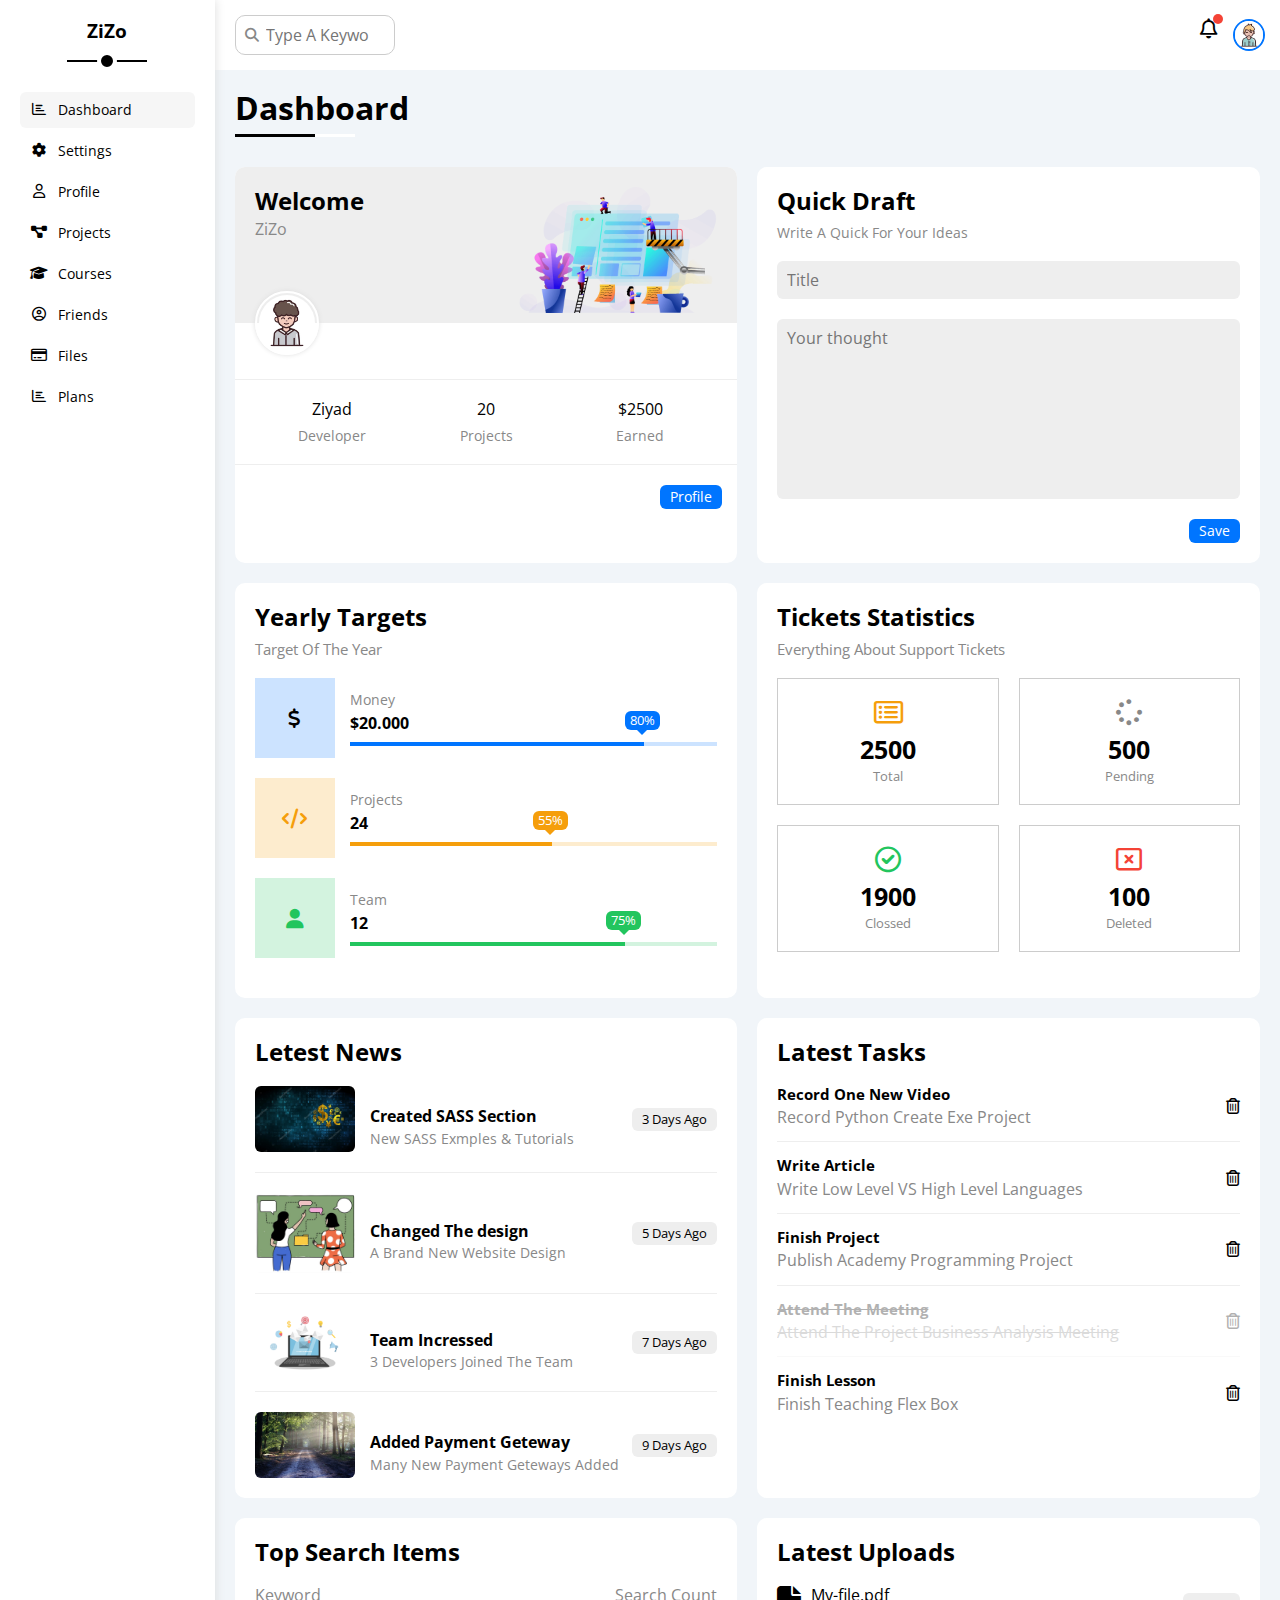
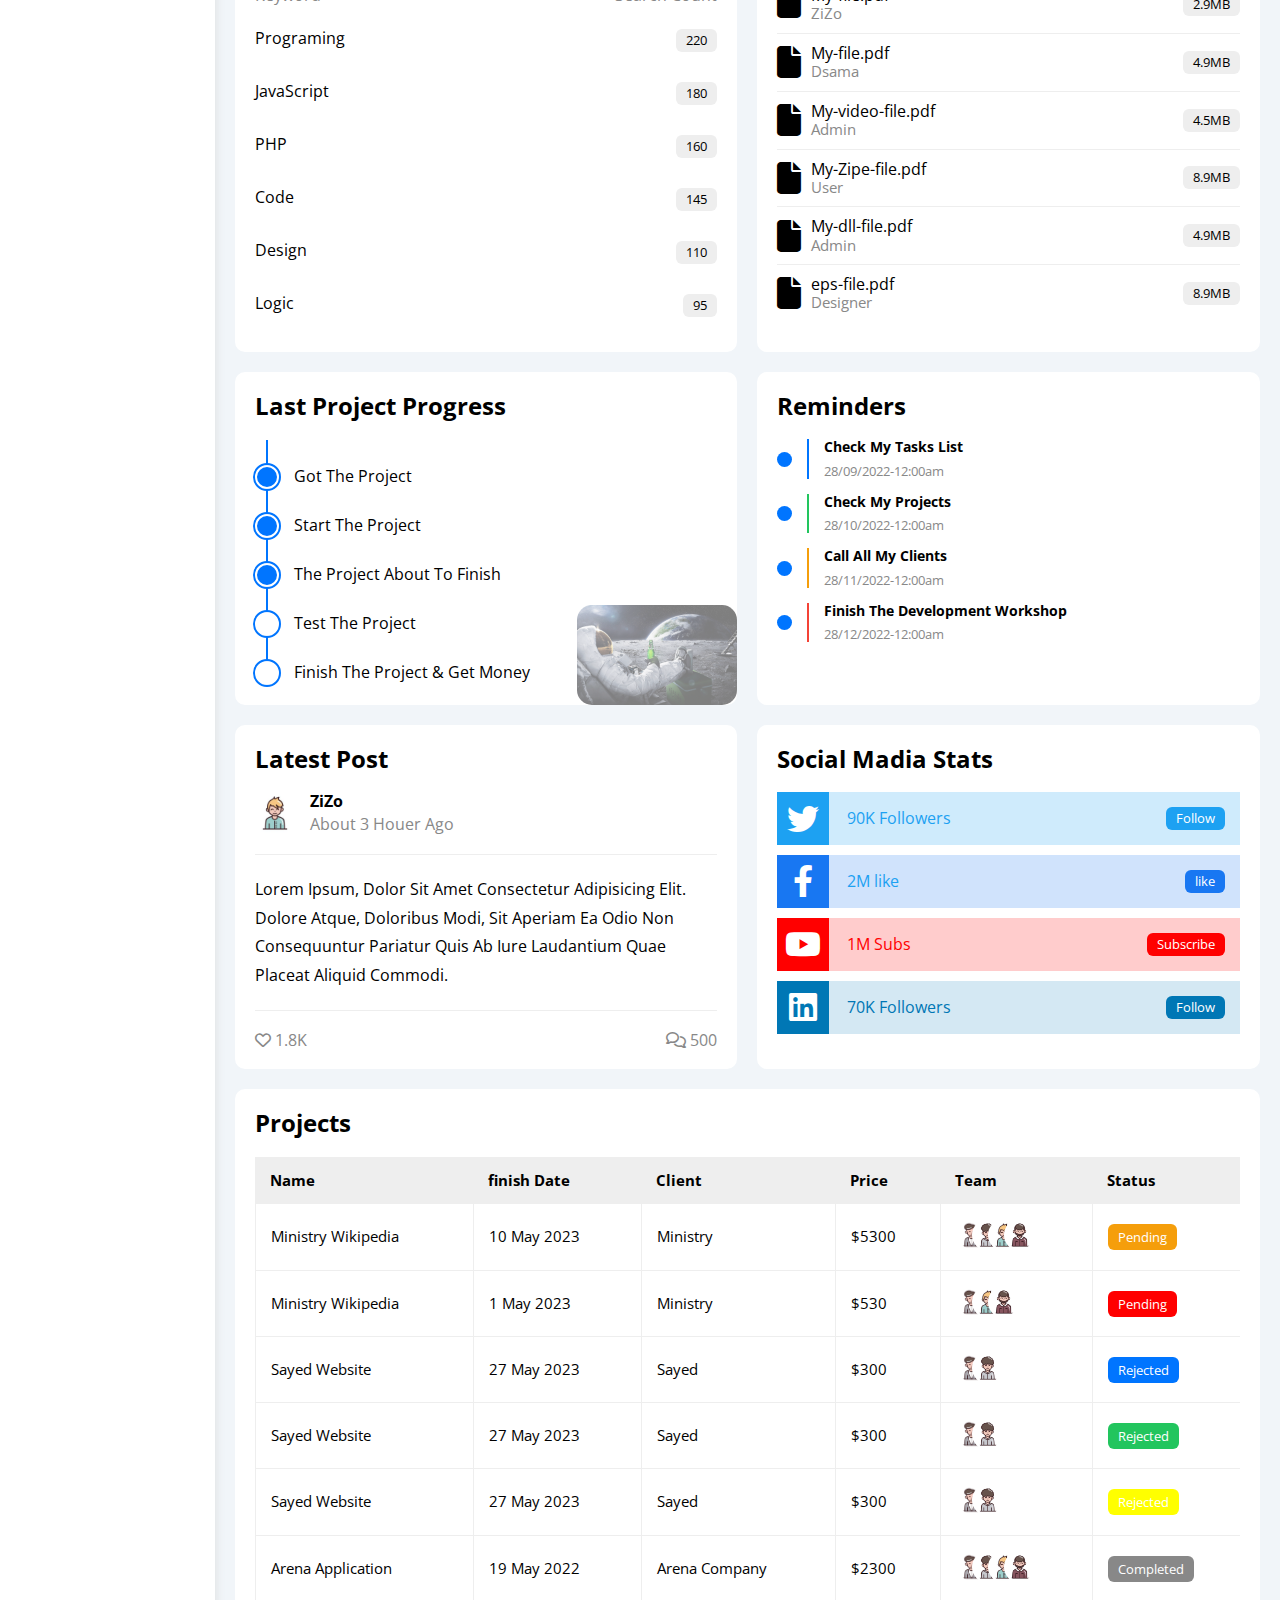
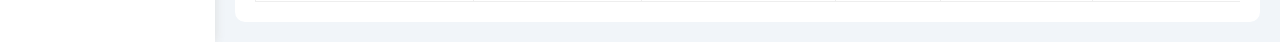
<file: index.HTML>
<!DOCTYPE html>
<html lang="en">

<head>
    <meta charset="UTF-8">
    <meta http-equiv="X-UA-Compatible" content="IE=edge">
    <meta name="viewport" content="width=device-width, initial-scale=1.0">
    <!-- fontawesome-free -->
    <link rel="stylesheet" href="./CSS.Important/all.min.css">
    <!-- fram work -->
    <link rel="stylesheet" href="./CSS.Important/Farm-work.CSS">
    <!-- CSS-file -->
    <link rel="stylesheet" href="./CSS.Important/A_Master.CSS">
    <!-- NORMLAIZE-file -->
    <link rel="stylesheet" href="./CSS.Important/normalize.css">
    <!-- GOOGLE-font -->
    <link rel="preconnect" href="https://fonts.googleapis.com">
    <link rel="preconnect" href="https://fonts.gstatic.com" crossorigin>
    <link
        href="https://fonts.googleapis.com/css2?family=Cairo:wght@300;400;700&family=Open+Sans:wght@400;700&display=swap"
        rel="stylesheet">
    <title>Dashboard</title>
</head>

<body>
    <div class="page d-flex">

        <!-- start sidebar -->
        <div class="sidebar bg-white p-20 p-relative ">
            <h3 class="p-relative txt-c mt-0">ZiZo</h3>
            <ul>
                <li>
                    <a href="index.HTML" class="active d-flex align-conter fs-14 c-black rad-6 p-10">
                        <i class="fa-regular fa-chart-bar fa-fw"></i>
                        <span class="hide-mobile">Dashboard</span>
                    </a>
                </li>
                <li>
                    <a href="settings.HTML" class="d-flex align-conter fs-14 c-black rad-6 p-10">
                        <i class="fa-solid fa-gear fa-fw"></i>
                        <span>Settings</span>
                    </a>
                </li>
                <li>
                    <a href="profile.HTML" class="d-flex align-conter fs-14 c-black rad-6 p-10">
                        <i class="fa-regular fa-user fa-fw"></i>
                        <span>Profile</span>
                    </a>
                </li>
                <li>
                    <a href="projects.HTML" class=" d-flex align-conter fs-14 c-black rad-6 p-10">
                        <i class="fa-solid fa-diagram-project fa-fw"></i>
                        <span>Projects</span>
                    </a>
                </li>
                <li>
                    <a href="courses.HTML" class=" d-flex align-conter fs-14 c-black rad-6 p-10">
                        <i class="fa-solid fa-graduation-cap fa-fw"></i>
                        <span>Courses</span>
                    </a>
                </li>
                <li>
                    <a href="friends.HTML" class=" d-flex align-conter fs-14 c-black rad-6 p-10">
                        <i class="fa-regular fa-circle-user fa-fw"></i>
                        <span>Friends</span>
                    </a>
                </li>
                <li>
                    <a href="files.HTML" class=" d-flex align-conter fs-14 c-black rad-6 p-10">
                        <i class="fa-regular fa-credit-card fa-fw"></i>
                        <span>Files</span>
                    </a>
                </li>
                <li>
                    <a href="plans.HTML" class=" d-flex align-conter fs-14 c-black rad-6 p-10">
                        <i class="fa-regular fa-chart-bar fa-fw"></i>
                        <span>Plans</span>
                    </a>
                </li>
            </ul>
        </div>
        <!-- end sidebar -->

        <div class="content w-full">

            <!-- start head -->
            <div class="head bg-white p-15 betwen-flex">
                <div class="search p-relative ">
                    <input class="p-10" type="search" placeholder="Type A Keyword">
                </div>
                <div class="icons d-flex align-conter">
                    <span class="notification p-relative ">
                        <i class="fa-regular fa-bell fa-lg"></i>
                    </span>
                    <img src="./img/w-3.jpg" alt="">
                </div>
            </div>
            <!-- end head -->

            <h1 class="p-relative">Dashboard</h1>
            <!-- start wrapper -->
            <div class="wrapper d-grid gap-20">

                <!-- start welcome -->
                <div class="welcome bg-white rad-10 txt-c-mobile block-mobile">
                    <div class="intro p-20 d-flex space-between bg-eee">
                        <div>
                            <h2 class="m-0">Welcome</h2>
                            <p class="c-grey mt-5">ZiZo</p>
                        </div>
                        <img class="hide-mobile" src="./img/landing-image.png" alt="">
                    </div>
                    <img class="avatar" src="./img/w-2.jpg" alt="">
                    <div class="boody txt-c d-flex p-20 mt-20 mb-20 block-mobile">
                        <div>Ziyad<span class="d-block c-grey fs-14 mt-10">Developer</span></div>
                        <div>20<span class="d-block c-grey fs-14 mt-10">Projects</span></div>
                        <div>$2500<span class="d-block c-grey fs-14 mt-10">Earned</span></div>
                    </div>
                    <a href="profile.HTML" class="btn-shape visit d-block fs-14 bg-blue w-fit c-white">Profile</a>
                </div>
                <!-- end welcome -->

                <!-- start quick draft widget -->
                <div class="quick-draft p-20 bg-white rad-10">
                    <h2 class="mt-0 mb-10"> Quick Draft </h2>
                    <p class="mt-0 mb-20 c-grey fs-14">Write A Quick For Your Ideas</p>
                    <form>
                        <input class="d-block mb-20 w-full p-10 b-none bg-eee rad-6" placeholder="Title" type="text">
                        <textarea class="d-block mb-20 w-full p-10 b-none bg-eee rad-6"
                            placeholder="Your thought"></textarea>
                        <input type="submit" value="Save"
                            class="save  d-block fs-14 bg-blue c-white b-none w-fit btn-shape">
                    </form>
                </div>
                <!-- end quick draft widget -->

                <!-- start targets -->
                <div class="targets p-20 bg-white rad-10">
                    <h2 class="mt-0 mb-10">Yearly Targets</h2>
                    <p class="mt-0 mb-20 c-grey fs-15">Target Of The Year</p>
                    <div class="target-row mb-20 d-flex align-center blue">
                        <div class="icon center-flex">
                            <i class="fa-solid fa-dollar-sign fa-lg c-blue"></i>
                        </div>
                        <div class="details">
                            <span class="fs-14 c-grey">Money</span>
                            <span class="d-block mt-5 mb-10 fw-bold">$20.000</span>
                            <div class="progress p-relative ">
                                <span class="bg-blue blue" style="width: 80%;">
                                    <span class="bg-blue">80%</span>
                                </span>
                            </div>
                        </div>
                    </div>
                    <div class="target-row mb-20 d-flex align-center orange">
                        <div class="icon center-flex">
                            <i class="fa-solid fa-code fa-lg c-orange"></i>
                        </div>
                        <div class="details">
                            <span class="fs-14 c-grey">Projects</span>
                            <span class="d-block mt-5 mb-10 fw-bold">24</span>
                            <div class="progress p-relative ">
                                <span class="bg-orange orange" style="width: 55%;">
                                    <span class="bg-orange">55%</span>
                                </span>
                            </div>
                        </div>
                    </div>
                    <div class="target-row mb-20 d-flex align-center green">
                        <div class="icon center-flex">
                            <i class="fa-solid fa-user fa-lg c-green"></i>
                        </div>
                        <div class="details">
                            <span class="fs-14 c-grey">Team</span>
                            <span class="d-block mt-5 mb-10 fw-bold">12</span>
                            <div class="progress p-relative ">
                                <span class="bg-green green" style="width: 75%;">
                                    <span class="bg-green">75%</span>
                                </span>
                            </div>
                        </div>
                    </div>
                </div>
                <!-- end targets -->

                <!-- start ticket widget -->
                <div class="tickets p-20 bg-white rad-10">
                    <h2 class="mt-0 mb-10 ">Tickets Statistics</h2>
                    <p class="mt-0 mb-20 c-grey fs-15">Everything About Support Tickets</p>
                    <div class="d-flex txt-c gap-20 f-wrap">
                        <div class="box p-20 rab-10 fs-13 c-grey">
                            <i class="fa-regular fa-rectangle-list fa-2x mb-10 c-orange"></i>
                            <span class="d-block c-black fw-bold fs-25 mb-5">2500</span>
                            Total
                        </div>
                        <div class="box p-20 rab-10 fs-13 c-grey">
                            <i class="fa-solid fa-spinner fa-2x mb-10 c-blue"></i>
                            <span class="d-block c-black fw-bold fs-25 mb-5">500</span>
                            Pending
                        </div>
                        <div class="box p-20 rab-10 fs-13 c-grey">
                            <i class="fa-regular fa-circle-check fa-2x mb-10 c-green"></i>
                            <span class="d-block c-black fw-bold fs-25 mb-5">1900</span>
                            Clossed
                        </div>
                        <div class="box p-20 rab-10 fs-13 c-grey">
                            <i class="fa-regular fa-rectangle-xmark fa-2x mb-10 c-red"></i>
                            <span class="d-block c-black fw-bold fs-25 mb-5">100</span>
                            Deleted
                        </div>
                    </div>
                </div>
                <!-- end ticket widget -->

                <!-- start latest news -->
                <div class="latest-news p-20 bg-white rad-10 tet-c-mobile">
                    <h2 class="mt-0 mb-20">Letest News</h2>
                    <div class="news-row d-flex align-center">
                        <img src="./img/pay-2.jpg" alt="">
                        <div class="info">
                            <h3>Created SASS Section</h3>
                            <p class="m-0 fs-14 c-grey">New SASS Exmples & Tutorials</p>
                        </div>
                        <div class="btn-shape bg-eee fs-13 label">3 Days Ago</div>
                    </div>
                    <div class="news-row d-flex align-center">
                        <img src="./img/job.jpg" alt="">
                        <div class="info">
                            <h3>Changed The design</h3>
                            <p class="m-0 fs-14 c-grey">A Brand New Website Design</p>
                        </div>
                        <div class="btn-shape bg-eee fs-13 label">5 Days Ago</div>
                    </div>
                    <div class="news-row d-flex align-center">
                        <img src="./img/EDM-marketing.png" alt="">
                        <div class="info">
                            <h3>Team Incressed</h3>
                            <p class="m-0 fs-14 c-grey">3 Developers Joined The Team</p>
                        </div>
                        <div class="btn-shape bg-eee fs-13 label">7 Days Ago</div>
                    </div>
                    <div class="news-row d-flex align-center">
                        <img src="./img/tree-5.jpg" alt="">
                        <div class="info">
                            <h3>Added Payment Geteway</h3>
                            <p class="m-0 fs-14 c-grey">Many New Payment Geteways Added</p>
                        </div>
                        <div class="btn-shape bg-eee fs-13 label">9 Days Ago</div>
                    </div>
                </div>
                <!-- end latest news -->

                <!-- start tasks -->
                <div class="tasks p-20 bg-white rad-10">
                    <h2 class="mt-0 mb-20">Latest Tasks</h2>
                    <div class="task-row betwen-flex">
                        <div class="info">
                            <h3 class="mt-0 mb-5 fs-15">Record One New Video</h3>
                            <p class="m-0 c-grey">Record Python Create Exe Project</p>
                        </div>
                        <i class="fa-regular fa-trash-can delete"></i>
                    </div>
                    <div class="task-row betwen-flex">
                        <div class="info">
                            <h3 class="mt-0 mb-5 fs-15">Write Article</h3>
                            <p class="m-0 c-grey">Write Low Level VS High Level Languages</p>
                        </div>
                        <i class="fa-regular fa-trash-can delete"></i>
                    </div>
                    <div class="task-row betwen-flex">
                        <div class="info">
                            <h3 class="mt-0 mb-5 fs-15">Finish Project</h3>
                            <p class="m-0 c-grey">Publish Academy Programming Project</p>
                        </div>
                        <i class="fa-regular fa-trash-can delete"></i>
                    </div>
                    <div class="task-row betwen-flex done">
                        <div class="info">
                            <h3 class="mt-0 mb-5 fs-15">Attend The Meeting</h3>
                            <p class="m-0 c-grey">Attend The Project Business Analysis Meeting</p>
                        </div>
                        <i class="fa-regular fa-trash-can delete"></i>
                    </div>
                    <div class="task-row betwen-flex">
                        <div class="info">
                            <h3 class="mt-0 mb-5 fs-15">Finish Lesson</h3>
                            <p class="m-0 c-grey">Finish Teaching Flex Box</p>
                        </div>
                        <i class="fa-regular fa-trash-can delete"></i>
                    </div>
                </div>
                <!-- end tasks -->

                <!-- start search -->
                <div class="search p-20 bg-white rad-10">
                    <h2 class="mt-0 mb-20">Top Search Items</h2>
                    <div class="item-h d-flex space-between c-grey mb-10">
                        <div>Keyword</div>
                        <div>Search Count</div>
                    </div>
                    <div class="item d-flex space-between pt-15 pb-15">
                        <span>Programing</span>
                        <span class="bg-eee fs-13 btn-shape">220</span>
                    </div>
                    <div class="item d-flex space-between pt-15 pb-15">
                        <span>JavaScript</span>
                        <span class="bg-eee fs-13 btn-shape">180</span>
                    </div>
                    <div class="item d-flex space-between pt-15 pb-15">
                        <span>PHP</span>
                        <span class="bg-eee fs-13 btn-shape">160</span>
                    </div>
                    <div class="item d-flex space-between pt-15 pb-15">
                        <span>Code</span>
                        <span class="bg-eee fs-13 btn-shape">145</span>
                    </div>
                    <div class="item d-flex space-between pt-15 pb-15">
                        <span>Design</span>
                        <span class="bg-eee fs-13 btn-shape">110</span>
                    </div>
                    <div class="item d-flex space-between pt-15 pb-15">
                        <span>Logic</span>
                        <span class="bg-eee fs-13 btn-shape">95</span>
                    </div>
                </div>
                <!-- end search -->

                <!-- start last -->
                <div class="lastest bg-white p-20 rad-10">
                    <h2 class="mt-0 mb-20">Latest Uploads</h2>
                    <ul class="m-0">
                        <li class="betwen-flex pb-10 mb-10">
                            <div class="d-flex align-center">
                                <i class="fa-solid fa-file fa-2x mr-10 mb-5"></i>
                                <div>
                                    <span class="d-block">My-file.pdf</span>
                                    <span class="fs-15 c-grey">ZiZo</span>
                                </div>
                            </div>
                            <div class="bg-eee btn-shape fs-13">2.9MB</div>
                        </li>
                        <li class="betwen-flex pb-10 mb-10">
                            <div class="d-flex align-center">
                                <i class="fa-solid fa-file fa-2x mr-10"></i>
                                <div>
                                    <span class="d-block">My-file.pdf</span>
                                    <span class="fs-15 c-grey">Dsama</span>
                                </div>
                            </div>
                            <div class="bg-eee btn-shape fs-13">4.9MB</div>
                        </li>
                        <li class="betwen-flex pb-10 mb-10">
                            <div class="d-flex align-center">
                                <i class="fa-solid fa-file fa-2x mr-10"></i>
                                <div>
                                    <span class="d-block">My-video-file.pdf</span>
                                    <span class="fs-15 c-grey">Admin</span>
                                </div>
                            </div>
                            <div class="bg-eee btn-shape fs-13">4.5MB</div>
                        </li>
                        <li class="betwen-flex pb-10 mb-10">
                            <div class="d-flex align-center">
                                <i class="fa-solid fa-file fa-2x mr-10"></i>
                                <div>
                                    <span class="d-block">My-Zipe-file.pdf</span>
                                    <span class="fs-15 c-grey">User</span>
                                </div>
                            </div>
                            <div class="bg-eee btn-shape fs-13">8.9MB</div>
                        </li>
                        <li class="betwen-flex pb-10 mb-10">
                            <div class="d-flex align-center">
                                <i class="fa-solid fa-file fa-2x mr-10"></i>
                                <div>
                                    <span class="d-block">My-dll-file.pdf</span>
                                    <span class="fs-15 c-grey">Admin</span>
                                </div>
                            </div>
                            <div class="bg-eee btn-shape fs-13">4.9MB</div>
                        </li>
                        <li class="betwen-flex pb-10 mb-10">
                            <div class="d-flex align-center">
                                <i class="fa-solid fa-file fa-2x mr-10"></i>
                                <div>
                                    <span class="d-block">eps-file.pdf</span>
                                    <span class="fs-15 c-grey">Designer</span>
                                </div>
                            </div>
                            <div class="bg-eee btn-shape fs-13">8.9MB</div>
                        </li>
                    </ul>
                </div>
                <!-- end last -->

                <!-- start last project widget  -->
                <div class="last-project p-20 rad-10 bg-white p-relative">
                    <h2 class="mt-0 mb-20">Last Project Progress</h2>
                    <ul class="m-0 p-relative">
                        <li class="mt-25 d-flex align-center done">Got The Project</li>
                        <li class="mt-25 d-flex align-center done">Start The Project</li>
                        <li class="mt-25 d-flex align-center done">The Project About To Finish</li>
                        <li class="mt-25 d-flex align-center current">Test The Project</li>
                        <li class="mt-25 d-flex align-center ">Finish The Project & Get Money</li>
                    </ul>
                    <img class="launch-icon hide-mobile" src="./img/227416aaa.jpg" alt="">
                </div>
                <!-- end last project widget-->

                <!-- start reminder -->
                <div class="reminder p-20 rad-10 p-relative bg-white">
                    <h2 class="mt-0 mb-25">Reminders</h2>
                    <ul class="m-0">
                        <li class="d-flex align-center mt-15">
                            <span class="kry bg-blue mr-15 d-block rad-half"></span>
                            <div class="pl-15 blue">
                                <p class="fs-14 fw-bold mt-0 mb-5">Check My Tasks List</p>
                                <span class="fs-13 c-grey">28/09/2022-12:00am</span>
                            </div>
                        </li>
                        <li class="d-flex align-center mt-15">
                            <span class="kry bg-blue mr-15 d-block rad-half"></span>
                            <div class="pl-15 green">
                                <p class="fs-14 fw-bold mt-0 mb-5">Check My Projects</p>
                                <span class="fs-13 c-grey">28/10/2022-12:00am</span>
                            </div>
                        </li>
                        <li class="d-flex align-center mt-15">
                            <span class="kry bg-blue mr-15 d-block rad-half"></span>
                            <div class="pl-15 orange">
                                <p class="fs-14 fw-bold mt-0 mb-5">Call All My Clients</p>
                                <span class="fs-13 c-grey">28/11/2022-12:00am</span>
                            </div>
                        </li>
                        <li class="d-flex align-center mt-15">
                            <span class="kry bg-blue mr-15 d-block rad-half"></span>
                            <div class="pl-15 red">
                                <p class="fs-14 fw-bold mt-0 mb-5">Finish The Development Workshop</p>
                                <span class="fs-13 c-grey">28/12/2022-12:00am</span>
                            </div>
                        </li>
                    </ul>
                </div>
                <!-- endreminder -->

                <!-- start latest p -->
                <div class="latest-p p-20 p-relative bg-white rad-10">
                    <h2 class="mt-0 mb-25">Latest Post</h2>
                    <div class="top d-flex align-center">
                        <img class="man mr-15" src="./img/w-3.jpg" alt="">
                        <div class="info">
                            <span class="d-block  fw-bold mb-5">ZiZo</span>
                            <span class="c-grey">About 3 Houer Ago</span>
                        </div>
                    </div>
                    <div class="post-countent tet-c-mobile pt-20 pb-20 mb-20 mt-20">
                        Lorem ipsum, dolor sit amet consectetur adipisicing elit. Dolore atque, doloribus modi, sit
                        aperiam ea odio non consequuntur pariatur quis ab iure laudantium quae placeat aliquid commodi.
                    </div>
                    <div class="post-stats betwen-flex c-grey">
                        <div>
                            <i class="fa-regular fa-heart"></i>
                            <span>1.8K</span>
                        </div>
                        <div>
                            <i class="fa-regular fa-comments"></i>
                            <span>500</span>
                        </div>
                    </div>
                </div>
                <!-- end latest p -->

                <!-- start social -->
                <div class="social bg-white p-20 p-relative rad-10">
                    <h2 class="mt-0 mb-25">Social Madia Stats</h2>
                    <div class="box twitter p-15 p-relative mb-10 betwen-flex">
                        <i class="fa-brands fa-twitter fa-2x c-white h-full center-flex"></i>
                        <span>90K Followers</span>
                        <a href="#" class="fs-13 c-white btn-shape">Follow</a>
                    </div>
                    <div class="box facebook p-15 p-relative mb-10 betwen-flex">
                        <i class="fa-brands fa-facebook-f fa-2x c-white h-full center-flex"></i>
                        <span>2M like</span>
                        <a href="#" class="fs-13 c-white btn-shape">like</a>
                    </div>
                    <div class="box youtube p-15 p-relative mb-10 betwen-flex">
                        <i class="fa-brands fa-youtube fa-2x c-white h-full center-flex"></i>
                        <span>1M Subs</span>
                        <a href="#" class="fs-13 c-white btn-shape">Subscribe</a>
                    </div>
                    <div class="box linkedin p-15 p-relative mb-10 betwen-flex">
                        <i class="fa-brands fa-linkedin fa-2x c-white h-full center-flex"></i>
                        <span>70K Followers</span>
                        <a href="#" class="fs-13 c-white btn-shape">Follow</a>
                    </div>
                </div>
                <!-- end social -->



            </div>
            <!-- end wrapper -->

            <!-- start projects -->
            <div class="projects p-20 bg-white rad-10 m-20">
                <h2 class="mt-0 mb-20 ">Projects</h2>
                <div class="responsive-table">
                    <table class="fs-15 w-full">
                        <thead>
                            <tr>
                                <td>Name</td>
                                <td>finish Date</td>
                                <td>Client</td>
                                <td>Price</td>
                                <td>Team</td>
                                <td>Status</td>
                            </tr>
                        </thead>
                        <tbody>
                            <tr>
                                <td>Ministry Wikipedia</td>
                                <td>10 May 2023</td>
                                <td>Ministry</td>
                                <td>$5300</td>
                                <td>
                                    <img src="./img/w-1.jpg" alt="">
                                    <img src="./img/w-2.jpg" alt="">
                                    <img src="./img/w-3.jpg" alt="">
                                    <img src="./img/w-4.jpg" alt="">
                                </td>
                                <td>
                                    <span class="label btn-shape bg-orange c-white">Pending</span>
                                </td>
                            </tr>
                        </tbody>
                        <tbody>
                            <tr>
                                <td>Ministry Wikipedia</td>
                                <td>1 May 2023</td>
                                <td>Ministry</td>
                                <td>$530</td>
                                <td>
                                    <img src="./img/w-1.jpg" alt="">
                                    <img src="./img/w-3.jpg" alt="">
                                    <img src="./img/w-4.jpg" alt="">
                                </td>
                                <td>
                                    <span class="label btn-shape bg-red c-white">Pending</span>
                                </td>
                            </tr>
                        </tbody>
                        <tbody>
                            <tr>
                                <td>Sayed Website</td>
                                <td>27 May 2023</td>
                                <td>Sayed</td>
                                <td>$300</td>
                                <td>
                                    <img src="./img/w-1.jpg" alt="">
                                    <img src="./img/w-2.jpg" alt="">
                                </td>
                                <td>
                                    <span class="label bg-blue btn-shape c-white">Rejected</span>
                                </td>
                            </tr>
                        </tbody>
                        <tbody>
                            <tr>
                                <td>Sayed Website</td>
                                <td>27 May 2023</td>
                                <td>Sayed</td>
                                <td>$300</td>
                                <td>
                                    <img src="./img/w-1.jpg" alt="">
                                    <img src="./img/w-2.jpg" alt="">
                                </td>
                                <td>
                                    <span class="label bg-green btn-shape c-white">Rejected</span>
                                </td>
                            </tr>
                        </tbody>
                        <tbody>
                            <tr>
                                <td>Sayed Website</td>
                                <td>27 May 2023</td>
                                <td>Sayed</td>
                                <td>$300</td>
                                <td>
                                    <img src="./img/w-1.jpg" alt="">
                                    <img src="./img/w-2.jpg" alt="">
                                </td>
                                <td>
                                    <span class="label bg-yo btn-shape c-white">Rejected</span>
                                </td>
                            </tr>
                        </tbody>
                        <tbody>
                            <tr>
                                <td>Arena Application</td>
                                <td>19 May 2022</td>
                                <td>Arena Company</td>
                                <td>$2300</td>
                                <td>
                                    <img src="./img/w-1.jpg" alt="">
                                    <img src="./img/w-2.jpg" alt="">
                                    <img src="./img/w-3.jpg" alt="">
                                    <img src="./img/w-4.jpg" alt="">
                                </td>
                                <td>
                                    <span class="label btn-shape bg-grey c-white">Completed</span>
                                </td>
                            </tr>

                        </tbody>
                    </table>
                </div>
            </div>
            <!-- end projects -->
        </div>
    </div>
</body>

</html>
</file>
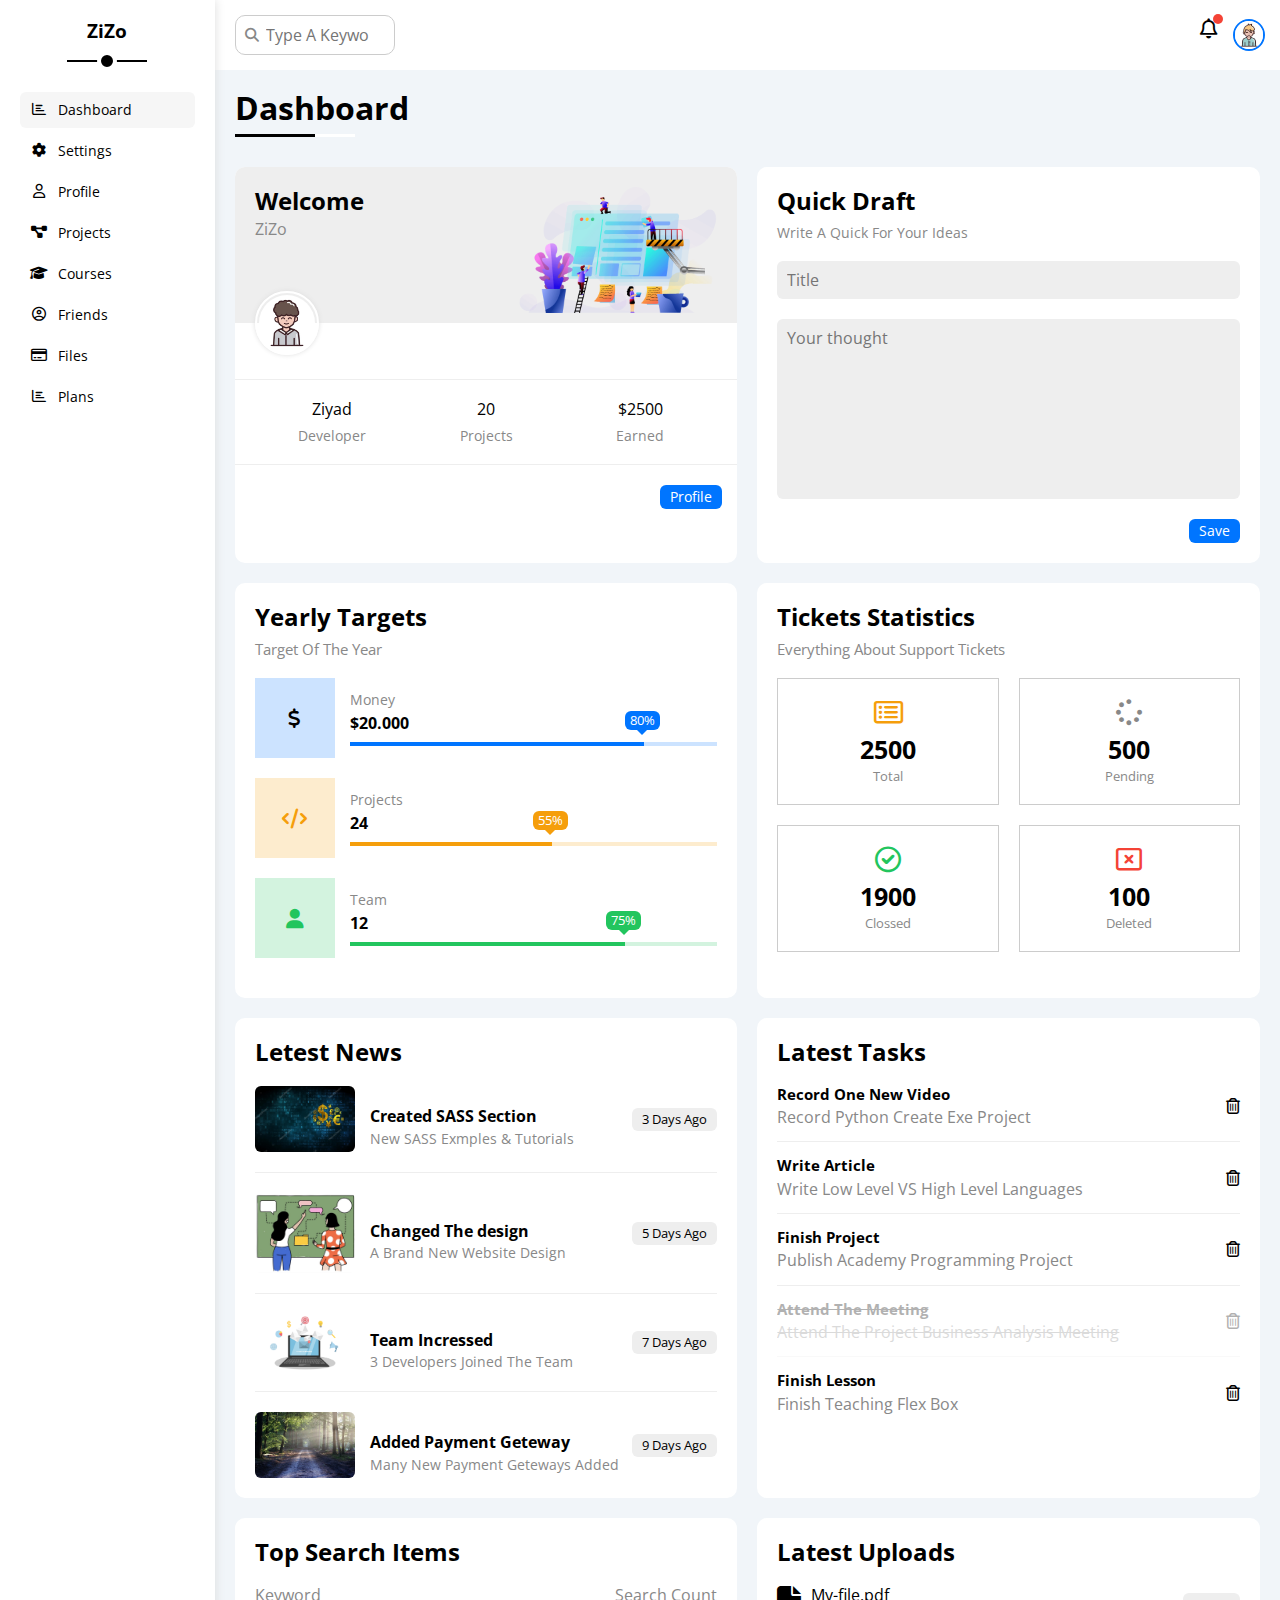
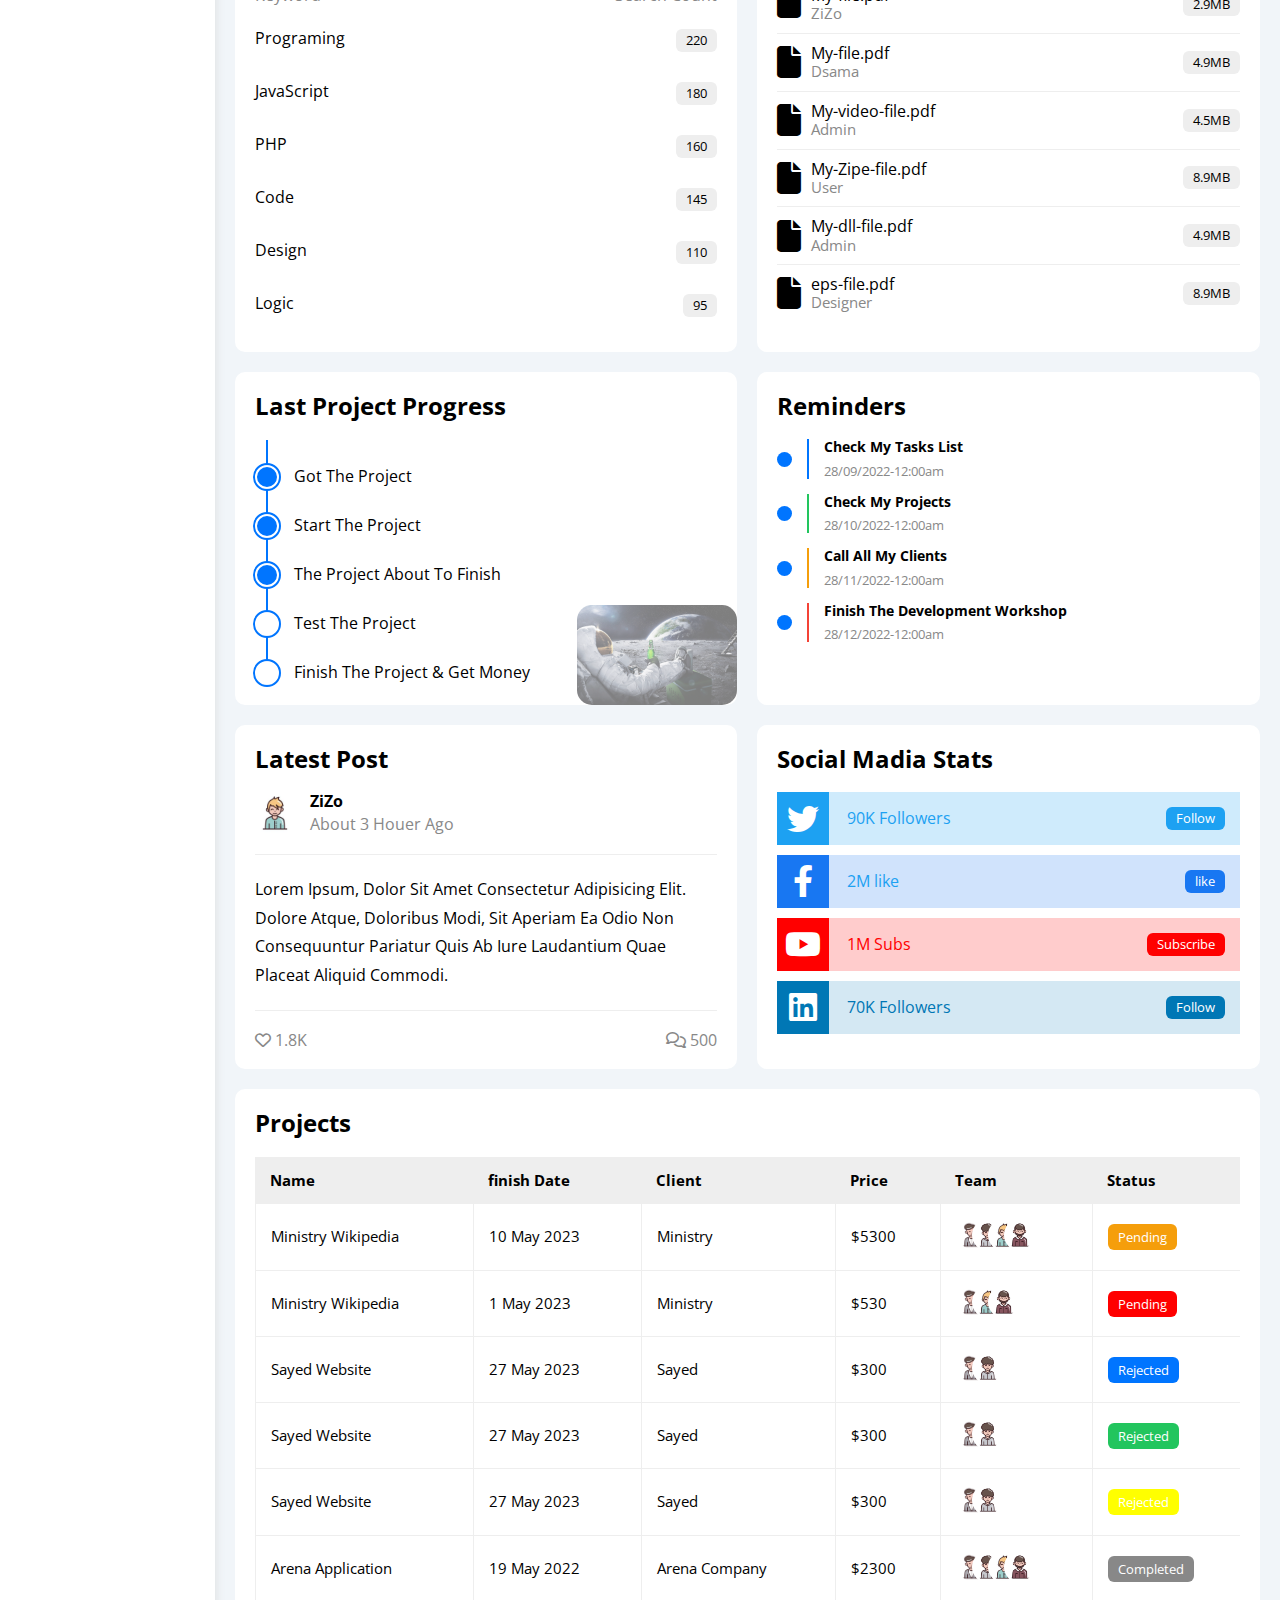
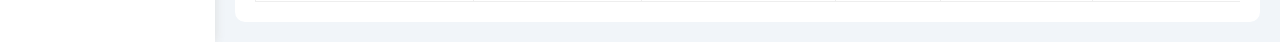
<file: index.html>
<!DOCTYPE html>
<html lang="en">

<head>
    <meta charset="UTF-8">
    <meta http-equiv="X-UA-Compatible" content="IE=edge">
    <meta name="viewport" content="width=device-width, initial-scale=1.0">
    <!-- fontawesome-free -->
    <link rel="stylesheet" href="./CSS.Important/all.min.css">
    <!-- fram work -->
    <link rel="stylesheet" href="./CSS.Important/Farm-work.CSS">
    <!-- CSS-file -->
    <link rel="stylesheet" href="./CSS.Important/A_Master.CSS">
    <!-- NORMLAIZE-file -->
    <link rel="stylesheet" href="./CSS.Important/normalize.css">
    <!-- GOOGLE-font -->
    <link rel="preconnect" href="https://fonts.googleapis.com">
    <link rel="preconnect" href="https://fonts.gstatic.com" crossorigin>
    <link
        href="https://fonts.googleapis.com/css2?family=Cairo:wght@300;400;700&family=Open+Sans:wght@400;700&display=swap"
        rel="stylesheet">
    <title>Dashboard</title>
</head>

<body>
    <div class="page d-flex">

        <!-- start sidebar -->
        <div class="sidebar bg-white p-20 p-relative ">
            <h3 class="p-relative txt-c mt-0">ZiZo</h3>
            <ul>
                <li>
                    <a href="index.html" class="active d-flex align-conter fs-14 c-black rad-6 p-10">
                        <i class="fa-regular fa-chart-bar fa-fw"></i>
                        <span class="hide-mobile">Dashboard</span>
                    </a>
                </li>
                <li>
                    <a href="settings.HTML" class="d-flex align-conter fs-14 c-black rad-6 p-10">
                        <i class="fa-solid fa-gear fa-fw"></i>
                        <span>Settings</span>
                    </a>
                </li>
                <li>
                    <a href="profile.HTML" class="d-flex align-conter fs-14 c-black rad-6 p-10">
                        <i class="fa-regular fa-user fa-fw"></i>
                        <span>Profile</span>
                    </a>
                </li>
                <li>
                    <a href="projects.HTML" class=" d-flex align-conter fs-14 c-black rad-6 p-10">
                        <i class="fa-solid fa-diagram-project fa-fw"></i>
                        <span>Projects</span>
                    </a>
                </li>
                <li>
                    <a href="courses.HTML" class=" d-flex align-conter fs-14 c-black rad-6 p-10">
                        <i class="fa-solid fa-graduation-cap fa-fw"></i>
                        <span>Courses</span>
                    </a>
                </li>
                <li>
                    <a href="friends.HTML" class=" d-flex align-conter fs-14 c-black rad-6 p-10">
                        <i class="fa-regular fa-circle-user fa-fw"></i>
                        <span>Friends</span>
                    </a>
                </li>
                <li>
                    <a href="files.HTML" class=" d-flex align-conter fs-14 c-black rad-6 p-10">
                        <i class="fa-regular fa-credit-card fa-fw"></i>
                        <span>Files</span>
                    </a>
                </li>
                <li>
                    <a href="plans.HTML" class=" d-flex align-conter fs-14 c-black rad-6 p-10">
                        <i class="fa-regular fa-chart-bar fa-fw"></i>
                        <span>Plans</span>
                    </a>
                </li>
            </ul>
        </div>
        <!-- end sidebar -->

        <div class="content w-full">

            <!-- start head -->
            <div class="head bg-white p-15 betwen-flex">
                <div class="search p-relative ">
                    <input class="p-10" type="search" placeholder="Type A Keyword">
                </div>
                <div class="icons d-flex align-conter">
                    <span class="notification p-relative ">
                        <i class="fa-regular fa-bell fa-lg"></i>
                    </span>
                    <img src="./img/w-3.jpg" alt="">
                </div>
            </div>
            <!-- end head -->

            <h1 class="p-relative">Dashboard</h1>
            <!-- start wrapper -->
            <div class="wrapper d-grid gap-20">

                <!-- start welcome -->
                <div class="welcome bg-white rad-10 txt-c-mobile block-mobile">
                    <div class="intro p-20 d-flex space-between bg-eee">
                        <div>
                            <h2 class="m-0">Welcome</h2>
                            <p class="c-grey mt-5">ZiZo</p>
                        </div>
                        <img class="hide-mobile" src="./img/landing-image.png" alt="">
                    </div>
                    <img class="avatar" src="./img/w-2.jpg" alt="">
                    <div class="boody txt-c d-flex p-20 mt-20 mb-20 block-mobile">
                        <div>Ziyad<span class="d-block c-grey fs-14 mt-10">Developer</span></div>
                        <div>20<span class="d-block c-grey fs-14 mt-10">Projects</span></div>
                        <div>$2500<span class="d-block c-grey fs-14 mt-10">Earned</span></div>
                    </div>
                    <a href="profile.HTML" class="btn-shape visit d-block fs-14 bg-blue w-fit c-white">Profile</a>
                </div>
                <!-- end welcome -->

                <!-- start quick draft widget -->
                <div class="quick-draft p-20 bg-white rad-10">
                    <h2 class="mt-0 mb-10"> Quick Draft </h2>
                    <p class="mt-0 mb-20 c-grey fs-14">Write A Quick For Your Ideas</p>
                    <form>
                        <input class="d-block mb-20 w-full p-10 b-none bg-eee rad-6" placeholder="Title" type="text">
                        <textarea class="d-block mb-20 w-full p-10 b-none bg-eee rad-6"
                            placeholder="Your thought"></textarea>
                        <input type="submit" value="Save"
                            class="save  d-block fs-14 bg-blue c-white b-none w-fit btn-shape">
                    </form>
                </div>
                <!-- end quick draft widget -->

                <!-- start targets -->
                <div class="targets p-20 bg-white rad-10">
                    <h2 class="mt-0 mb-10">Yearly Targets</h2>
                    <p class="mt-0 mb-20 c-grey fs-15">Target Of The Year</p>
                    <div class="target-row mb-20 d-flex align-center blue">
                        <div class="icon center-flex">
                            <i class="fa-solid fa-dollar-sign fa-lg c-blue"></i>
                        </div>
                        <div class="details">
                            <span class="fs-14 c-grey">Money</span>
                            <span class="d-block mt-5 mb-10 fw-bold">$20.000</span>
                            <div class="progress p-relative ">
                                <span class="bg-blue blue" style="width: 80%;">
                                    <span class="bg-blue">80%</span>
                                </span>
                            </div>
                        </div>
                    </div>
                    <div class="target-row mb-20 d-flex align-center orange">
                        <div class="icon center-flex">
                            <i class="fa-solid fa-code fa-lg c-orange"></i>
                        </div>
                        <div class="details">
                            <span class="fs-14 c-grey">Projects</span>
                            <span class="d-block mt-5 mb-10 fw-bold">24</span>
                            <div class="progress p-relative ">
                                <span class="bg-orange orange" style="width: 55%;">
                                    <span class="bg-orange">55%</span>
                                </span>
                            </div>
                        </div>
                    </div>
                    <div class="target-row mb-20 d-flex align-center green">
                        <div class="icon center-flex">
                            <i class="fa-solid fa-user fa-lg c-green"></i>
                        </div>
                        <div class="details">
                            <span class="fs-14 c-grey">Team</span>
                            <span class="d-block mt-5 mb-10 fw-bold">12</span>
                            <div class="progress p-relative ">
                                <span class="bg-green green" style="width: 75%;">
                                    <span class="bg-green">75%</span>
                                </span>
                            </div>
                        </div>
                    </div>
                </div>
                <!-- end targets -->

                <!-- start ticket widget -->
                <div class="tickets p-20 bg-white rad-10">
                    <h2 class="mt-0 mb-10 ">Tickets Statistics</h2>
                    <p class="mt-0 mb-20 c-grey fs-15">Everything About Support Tickets</p>
                    <div class="d-flex txt-c gap-20 f-wrap">
                        <div class="box p-20 rab-10 fs-13 c-grey">
                            <i class="fa-regular fa-rectangle-list fa-2x mb-10 c-orange"></i>
                            <span class="d-block c-black fw-bold fs-25 mb-5">2500</span>
                            Total
                        </div>
                        <div class="box p-20 rab-10 fs-13 c-grey">
                            <i class="fa-solid fa-spinner fa-2x mb-10 c-blue"></i>
                            <span class="d-block c-black fw-bold fs-25 mb-5">500</span>
                            Pending
                        </div>
                        <div class="box p-20 rab-10 fs-13 c-grey">
                            <i class="fa-regular fa-circle-check fa-2x mb-10 c-green"></i>
                            <span class="d-block c-black fw-bold fs-25 mb-5">1900</span>
                            Clossed
                        </div>
                        <div class="box p-20 rab-10 fs-13 c-grey">
                            <i class="fa-regular fa-rectangle-xmark fa-2x mb-10 c-red"></i>
                            <span class="d-block c-black fw-bold fs-25 mb-5">100</span>
                            Deleted
                        </div>
                    </div>
                </div>
                <!-- end ticket widget -->

                <!-- start latest news -->
                <div class="latest-news p-20 bg-white rad-10 tet-c-mobile">
                    <h2 class="mt-0 mb-20">Letest News</h2>
                    <div class="news-row d-flex align-center">
                        <img src="./img/pay-2.jpg" alt="">
                        <div class="info">
                            <h3>Created SASS Section</h3>
                            <p class="m-0 fs-14 c-grey">New SASS Exmples & Tutorials</p>
                        </div>
                        <div class="btn-shape bg-eee fs-13 label">3 Days Ago</div>
                    </div>
                    <div class="news-row d-flex align-center">
                        <img src="./img/job.jpg" alt="">
                        <div class="info">
                            <h3>Changed The design</h3>
                            <p class="m-0 fs-14 c-grey">A Brand New Website Design</p>
                        </div>
                        <div class="btn-shape bg-eee fs-13 label">5 Days Ago</div>
                    </div>
                    <div class="news-row d-flex align-center">
                        <img src="./img/EDM-marketing.png" alt="">
                        <div class="info">
                            <h3>Team Incressed</h3>
                            <p class="m-0 fs-14 c-grey">3 Developers Joined The Team</p>
                        </div>
                        <div class="btn-shape bg-eee fs-13 label">7 Days Ago</div>
                    </div>
                    <div class="news-row d-flex align-center">
                        <img src="./img/tree-5.jpg" alt="">
                        <div class="info">
                            <h3>Added Payment Geteway</h3>
                            <p class="m-0 fs-14 c-grey">Many New Payment Geteways Added</p>
                        </div>
                        <div class="btn-shape bg-eee fs-13 label">9 Days Ago</div>
                    </div>
                </div>
                <!-- end latest news -->

                <!-- start tasks -->
                <div class="tasks p-20 bg-white rad-10">
                    <h2 class="mt-0 mb-20">Latest Tasks</h2>
                    <div class="task-row betwen-flex">
                        <div class="info">
                            <h3 class="mt-0 mb-5 fs-15">Record One New Video</h3>
                            <p class="m-0 c-grey">Record Python Create Exe Project</p>
                        </div>
                        <i class="fa-regular fa-trash-can delete"></i>
                    </div>
                    <div class="task-row betwen-flex">
                        <div class="info">
                            <h3 class="mt-0 mb-5 fs-15">Write Article</h3>
                            <p class="m-0 c-grey">Write Low Level VS High Level Languages</p>
                        </div>
                        <i class="fa-regular fa-trash-can delete"></i>
                    </div>
                    <div class="task-row betwen-flex">
                        <div class="info">
                            <h3 class="mt-0 mb-5 fs-15">Finish Project</h3>
                            <p class="m-0 c-grey">Publish Academy Programming Project</p>
                        </div>
                        <i class="fa-regular fa-trash-can delete"></i>
                    </div>
                    <div class="task-row betwen-flex done">
                        <div class="info">
                            <h3 class="mt-0 mb-5 fs-15">Attend The Meeting</h3>
                            <p class="m-0 c-grey">Attend The Project Business Analysis Meeting</p>
                        </div>
                        <i class="fa-regular fa-trash-can delete"></i>
                    </div>
                    <div class="task-row betwen-flex">
                        <div class="info">
                            <h3 class="mt-0 mb-5 fs-15">Finish Lesson</h3>
                            <p class="m-0 c-grey">Finish Teaching Flex Box</p>
                        </div>
                        <i class="fa-regular fa-trash-can delete"></i>
                    </div>
                </div>
                <!-- end tasks -->

                <!-- start search -->
                <div class="search p-20 bg-white rad-10">
                    <h2 class="mt-0 mb-20">Top Search Items</h2>
                    <div class="item-h d-flex space-between c-grey mb-10">
                        <div>Keyword</div>
                        <div>Search Count</div>
                    </div>
                    <div class="item d-flex space-between pt-15 pb-15">
                        <span>Programing</span>
                        <span class="bg-eee fs-13 btn-shape">220</span>
                    </div>
                    <div class="item d-flex space-between pt-15 pb-15">
                        <span>JavaScript</span>
                        <span class="bg-eee fs-13 btn-shape">180</span>
                    </div>
                    <div class="item d-flex space-between pt-15 pb-15">
                        <span>PHP</span>
                        <span class="bg-eee fs-13 btn-shape">160</span>
                    </div>
                    <div class="item d-flex space-between pt-15 pb-15">
                        <span>Code</span>
                        <span class="bg-eee fs-13 btn-shape">145</span>
                    </div>
                    <div class="item d-flex space-between pt-15 pb-15">
                        <span>Design</span>
                        <span class="bg-eee fs-13 btn-shape">110</span>
                    </div>
                    <div class="item d-flex space-between pt-15 pb-15">
                        <span>Logic</span>
                        <span class="bg-eee fs-13 btn-shape">95</span>
                    </div>
                </div>
                <!-- end search -->

                <!-- start last -->
                <div class="lastest bg-white p-20 rad-10">
                    <h2 class="mt-0 mb-20">Latest Uploads</h2>
                    <ul class="m-0">
                        <li class="betwen-flex pb-10 mb-10">
                            <div class="d-flex align-center">
                                <i class="fa-solid fa-file fa-2x mr-10 mb-5"></i>
                                <div>
                                    <span class="d-block">My-file.pdf</span>
                                    <span class="fs-15 c-grey">ZiZo</span>
                                </div>
                            </div>
                            <div class="bg-eee btn-shape fs-13">2.9MB</div>
                        </li>
                        <li class="betwen-flex pb-10 mb-10">
                            <div class="d-flex align-center">
                                <i class="fa-solid fa-file fa-2x mr-10"></i>
                                <div>
                                    <span class="d-block">My-file.pdf</span>
                                    <span class="fs-15 c-grey">Dsama</span>
                                </div>
                            </div>
                            <div class="bg-eee btn-shape fs-13">4.9MB</div>
                        </li>
                        <li class="betwen-flex pb-10 mb-10">
                            <div class="d-flex align-center">
                                <i class="fa-solid fa-file fa-2x mr-10"></i>
                                <div>
                                    <span class="d-block">My-video-file.pdf</span>
                                    <span class="fs-15 c-grey">Admin</span>
                                </div>
                            </div>
                            <div class="bg-eee btn-shape fs-13">4.5MB</div>
                        </li>
                        <li class="betwen-flex pb-10 mb-10">
                            <div class="d-flex align-center">
                                <i class="fa-solid fa-file fa-2x mr-10"></i>
                                <div>
                                    <span class="d-block">My-Zipe-file.pdf</span>
                                    <span class="fs-15 c-grey">User</span>
                                </div>
                            </div>
                            <div class="bg-eee btn-shape fs-13">8.9MB</div>
                        </li>
                        <li class="betwen-flex pb-10 mb-10">
                            <div class="d-flex align-center">
                                <i class="fa-solid fa-file fa-2x mr-10"></i>
                                <div>
                                    <span class="d-block">My-dll-file.pdf</span>
                                    <span class="fs-15 c-grey">Admin</span>
                                </div>
                            </div>
                            <div class="bg-eee btn-shape fs-13">4.9MB</div>
                        </li>
                        <li class="betwen-flex pb-10 mb-10">
                            <div class="d-flex align-center">
                                <i class="fa-solid fa-file fa-2x mr-10"></i>
                                <div>
                                    <span class="d-block">eps-file.pdf</span>
                                    <span class="fs-15 c-grey">Designer</span>
                                </div>
                            </div>
                            <div class="bg-eee btn-shape fs-13">8.9MB</div>
                        </li>
                    </ul>
                </div>
                <!-- end last -->

                <!-- start last project widget  -->
                <div class="last-project p-20 rad-10 bg-white p-relative">
                    <h2 class="mt-0 mb-20">Last Project Progress</h2>
                    <ul class="m-0 p-relative">
                        <li class="mt-25 d-flex align-center done">Got The Project</li>
                        <li class="mt-25 d-flex align-center done">Start The Project</li>
                        <li class="mt-25 d-flex align-center done">The Project About To Finish</li>
                        <li class="mt-25 d-flex align-center current">Test The Project</li>
                        <li class="mt-25 d-flex align-center ">Finish The Project & Get Money</li>
                    </ul>
                    <img class="launch-icon hide-mobile" src="./img/227416aaa.jpg" alt="">
                </div>
                <!-- end last project widget-->

                <!-- start reminder -->
                <div class="reminder p-20 rad-10 p-relative bg-white">
                    <h2 class="mt-0 mb-25">Reminders</h2>
                    <ul class="m-0">
                        <li class="d-flex align-center mt-15">
                            <span class="kry bg-blue mr-15 d-block rad-half"></span>
                            <div class="pl-15 blue">
                                <p class="fs-14 fw-bold mt-0 mb-5">Check My Tasks List</p>
                                <span class="fs-13 c-grey">28/09/2022-12:00am</span>
                            </div>
                        </li>
                        <li class="d-flex align-center mt-15">
                            <span class="kry bg-blue mr-15 d-block rad-half"></span>
                            <div class="pl-15 green">
                                <p class="fs-14 fw-bold mt-0 mb-5">Check My Projects</p>
                                <span class="fs-13 c-grey">28/10/2022-12:00am</span>
                            </div>
                        </li>
                        <li class="d-flex align-center mt-15">
                            <span class="kry bg-blue mr-15 d-block rad-half"></span>
                            <div class="pl-15 orange">
                                <p class="fs-14 fw-bold mt-0 mb-5">Call All My Clients</p>
                                <span class="fs-13 c-grey">28/11/2022-12:00am</span>
                            </div>
                        </li>
                        <li class="d-flex align-center mt-15">
                            <span class="kry bg-blue mr-15 d-block rad-half"></span>
                            <div class="pl-15 red">
                                <p class="fs-14 fw-bold mt-0 mb-5">Finish The Development Workshop</p>
                                <span class="fs-13 c-grey">28/12/2022-12:00am</span>
                            </div>
                        </li>
                    </ul>
                </div>
                <!-- endreminder -->

                <!-- start latest p -->
                <div class="latest-p p-20 p-relative bg-white rad-10">
                    <h2 class="mt-0 mb-25">Latest Post</h2>
                    <div class="top d-flex align-center">
                        <img class="man mr-15" src="./img/w-3.jpg" alt="">
                        <div class="info">
                            <span class="d-block  fw-bold mb-5">ZiZo</span>
                            <span class="c-grey">About 3 Houer Ago</span>
                        </div>
                    </div>
                    <div class="post-countent tet-c-mobile pt-20 pb-20 mb-20 mt-20">
                        Lorem ipsum, dolor sit amet consectetur adipisicing elit. Dolore atque, doloribus modi, sit
                        aperiam ea odio non consequuntur pariatur quis ab iure laudantium quae placeat aliquid commodi.
                    </div>
                    <div class="post-stats betwen-flex c-grey">
                        <div>
                            <i class="fa-regular fa-heart"></i>
                            <span>1.8K</span>
                        </div>
                        <div>
                            <i class="fa-regular fa-comments"></i>
                            <span>500</span>
                        </div>
                    </div>
                </div>
                <!-- end latest p -->

                <!-- start social -->
                <div class="social bg-white p-20 p-relative rad-10">
                    <h2 class="mt-0 mb-25">Social Madia Stats</h2>
                    <div class="box twitter p-15 p-relative mb-10 betwen-flex">
                        <i class="fa-brands fa-twitter fa-2x c-white h-full center-flex"></i>
                        <span>90K Followers</span>
                        <a href="#" class="fs-13 c-white btn-shape">Follow</a>
                    </div>
                    <div class="box facebook p-15 p-relative mb-10 betwen-flex">
                        <i class="fa-brands fa-facebook-f fa-2x c-white h-full center-flex"></i>
                        <span>2M like</span>
                        <a href="#" class="fs-13 c-white btn-shape">like</a>
                    </div>
                    <div class="box youtube p-15 p-relative mb-10 betwen-flex">
                        <i class="fa-brands fa-youtube fa-2x c-white h-full center-flex"></i>
                        <span>1M Subs</span>
                        <a href="#" class="fs-13 c-white btn-shape">Subscribe</a>
                    </div>
                    <div class="box linkedin p-15 p-relative mb-10 betwen-flex">
                        <i class="fa-brands fa-linkedin fa-2x c-white h-full center-flex"></i>
                        <span>70K Followers</span>
                        <a href="#" class="fs-13 c-white btn-shape">Follow</a>
                    </div>
                </div>
                <!-- end social -->



            </div>
            <!-- end wrapper -->

            <!-- start projects -->
            <div class="projects p-20 bg-white rad-10 m-20">
                <h2 class="mt-0 mb-20 ">Projects</h2>
                <div class="responsive-table">
                    <table class="fs-15 w-full">
                        <thead>
                            <tr>
                                <td>Name</td>
                                <td>finish Date</td>
                                <td>Client</td>
                                <td>Price</td>
                                <td>Team</td>
                                <td>Status</td>
                            </tr>
                        </thead>
                        <tbody>
                            <tr>
                                <td>Ministry Wikipedia</td>
                                <td>10 May 2023</td>
                                <td>Ministry</td>
                                <td>$5300</td>
                                <td>
                                    <img src="./img/w-1.jpg" alt="">
                                    <img src="./img/w-2.jpg" alt="">
                                    <img src="./img/w-3.jpg" alt="">
                                    <img src="./img/w-4.jpg" alt="">
                                </td>
                                <td>
                                    <span class="label btn-shape bg-orange c-white">Pending</span>
                                </td>
                            </tr>
                        </tbody>
                        <tbody>
                            <tr>
                                <td>Ministry Wikipedia</td>
                                <td>1 May 2023</td>
                                <td>Ministry</td>
                                <td>$530</td>
                                <td>
                                    <img src="./img/w-1.jpg" alt="">
                                    <img src="./img/w-3.jpg" alt="">
                                    <img src="./img/w-4.jpg" alt="">
                                </td>
                                <td>
                                    <span class="label btn-shape bg-red c-white">Pending</span>
                                </td>
                            </tr>
                        </tbody>
                        <tbody>
                            <tr>
                                <td>Sayed Website</td>
                                <td>27 May 2023</td>
                                <td>Sayed</td>
                                <td>$300</td>
                                <td>
                                    <img src="./img/w-1.jpg" alt="">
                                    <img src="./img/w-2.jpg" alt="">
                                </td>
                                <td>
                                    <span class="label bg-blue btn-shape c-white">Rejected</span>
                                </td>
                            </tr>
                        </tbody>
                        <tbody>
                            <tr>
                                <td>Sayed Website</td>
                                <td>27 May 2023</td>
                                <td>Sayed</td>
                                <td>$300</td>
                                <td>
                                    <img src="./img/w-1.jpg" alt="">
                                    <img src="./img/w-2.jpg" alt="">
                                </td>
                                <td>
                                    <span class="label bg-green btn-shape c-white">Rejected</span>
                                </td>
                            </tr>
                        </tbody>
                        <tbody>
                            <tr>
                                <td>Sayed Website</td>
                                <td>27 May 2023</td>
                                <td>Sayed</td>
                                <td>$300</td>
                                <td>
                                    <img src="./img/w-1.jpg" alt="">
                                    <img src="./img/w-2.jpg" alt="">
                                </td>
                                <td>
                                    <span class="label bg-yo btn-shape c-white">Rejected</span>
                                </td>
                            </tr>
                        </tbody>
                        <tbody>
                            <tr>
                                <td>Arena Application</td>
                                <td>19 May 2022</td>
                                <td>Arena Company</td>
                                <td>$2300</td>
                                <td>
                                    <img src="./img/w-1.jpg" alt="">
                                    <img src="./img/w-2.jpg" alt="">
                                    <img src="./img/w-3.jpg" alt="">
                                    <img src="./img/w-4.jpg" alt="">
                                </td>
                                <td>
                                    <span class="label btn-shape bg-grey c-white">Completed</span>
                                </td>
                            </tr>

                        </tbody>
                    </table>
                </div>
            </div>
            <!-- end projects -->
        </div>
    </div>
</body>

</html>
</file>
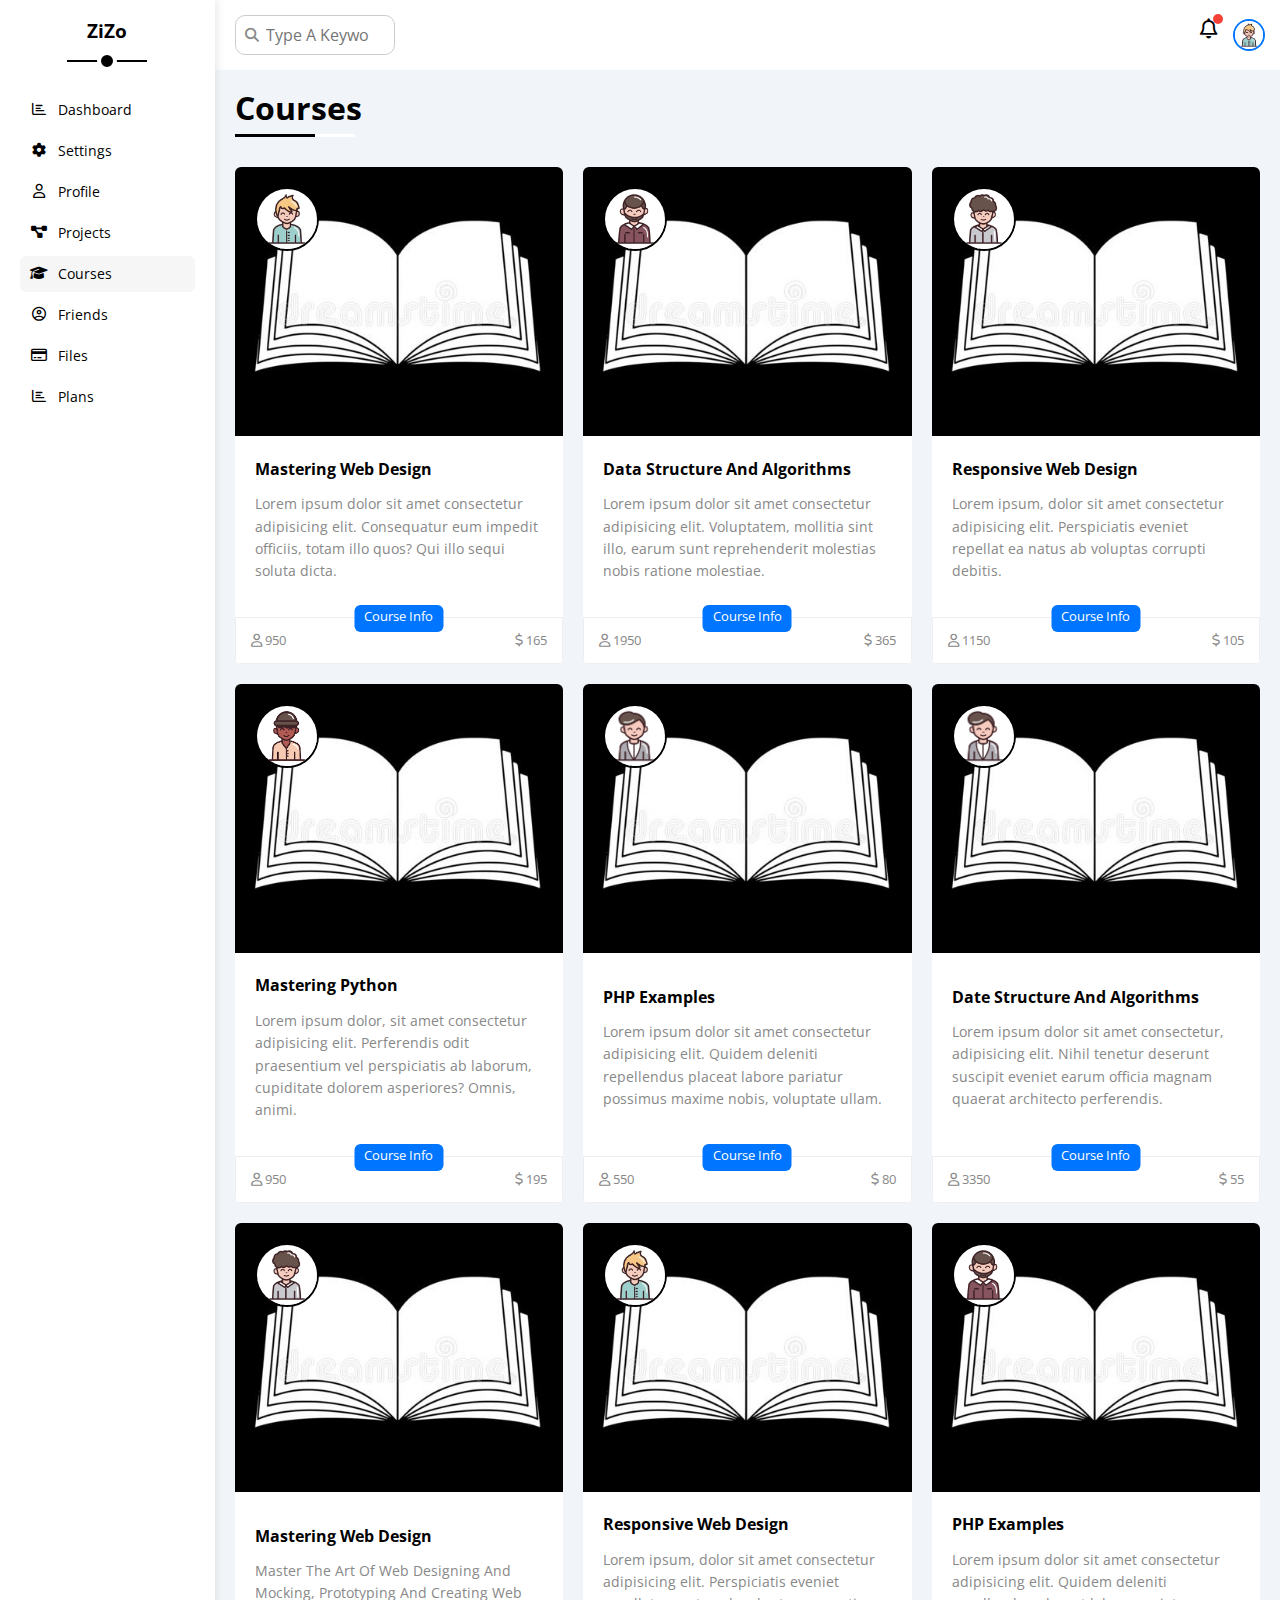
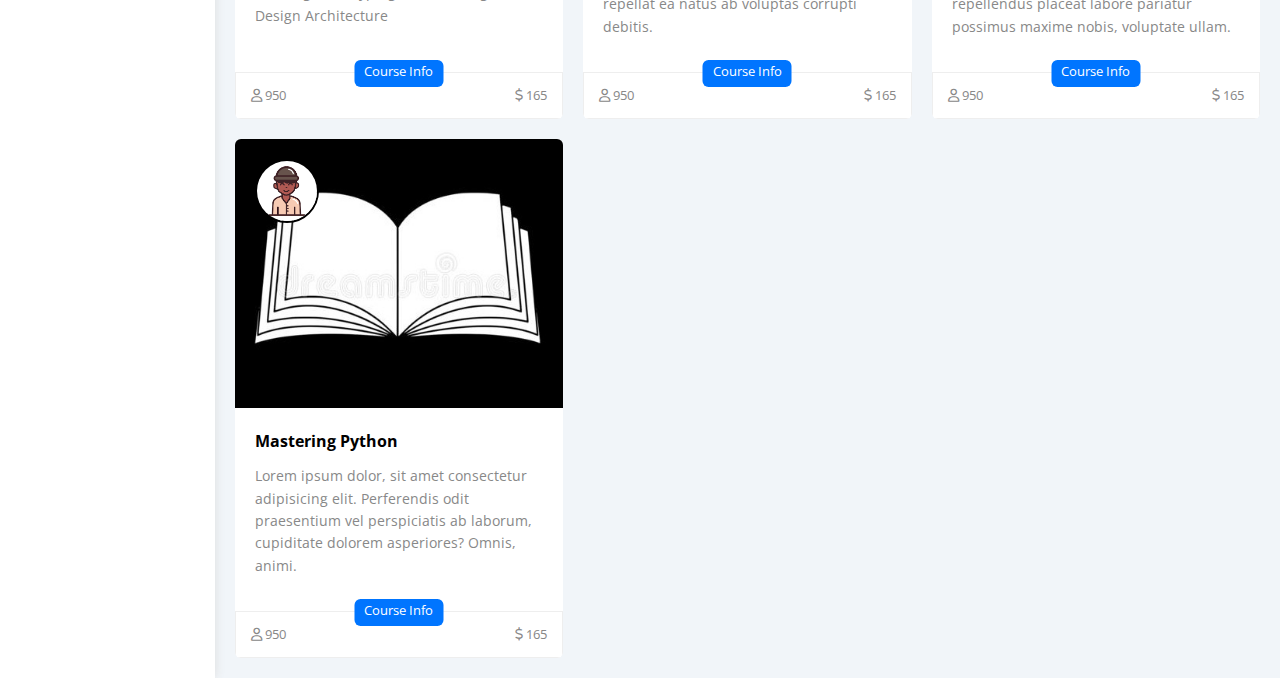
<file: courses.HTML>
<!DOCTYPE html>
<html lang="en">

<head>
    <meta charset="UTF-8">
    <meta http-equiv="X-UA-Compatible" content="IE=edge">
    <meta name="viewport" content="width=device-width, initial-scale=1.0">
    <!-- fontawesome-free -->
    <link rel="stylesheet" href="./CSS.Important/all.min.css">
    <!-- fram work -->
    <link rel="stylesheet" href="./CSS.Important/Farm-work.CSS">
    <!-- CSS-file -->
    <link rel="stylesheet" href="./CSS.Important/A_Master.CSS">
    <!-- NORMLAIZE-file -->
    <link rel="stylesheet" href="./CSS.Important/normalize.css">
    <!-- GOOGLE-font -->
    <link rel="preconnect" href="https://fonts.googleapis.com">
    <link rel="preconnect" href="https://fonts.gstatic.com" crossorigin>
    <link
        href="https://fonts.googleapis.com/css2?family=Cairo:wght@300;400;700&family=Open+Sans:wght@400;700&display=swap"
        rel="stylesheet">
    <title>Courses</title>
</head>

<body>
    <div class="page d-flex">

        <!-- start sidebar -->
        <div class="sidebar bg-white p-20 p-relative ">
            <h3 class="p-relative txt-c mt-0">ZiZo</h3>
            <ul>
                <li>
                    <a href="index.html" class=" d-flex align-conter fs-14 c-black rad-6 p-10">
                        <i class="fa-regular fa-chart-bar fa-fw"></i>
                        <span class="hide-mobile">Dashboard</span>
                    </a>
                </li>
                <li>
                    <a href="settings.HTML" class=" d-flex align-conter fs-14 c-black rad-6 p-10">
                        <i class="fa-solid fa-gear fa-fw"></i>
                        <span>Settings</span>
                    </a>
                </li>
                <li>
                    <a href="profile.HTML" class=" d-flex align-conter fs-14 c-black rad-6 p-10">
                        <i class="fa-regular fa-user fa-fw"></i>
                        <span>Profile</span>
                    </a>
                </li>
                <li>
                    <a href="projects.HTML" class=" d-flex align-conter fs-14 c-black rad-6 p-10">
                        <i class="fa-solid fa-diagram-project fa-fw"></i>
                        <span>Projects</span>
                    </a>
                </li>
                <li>
                    <a href="courses.HTML" class="active d-flex align-conter fs-14 c-black rad-6 p-10">
                        <i class="fa-solid fa-graduation-cap fa-fw"></i>
                        <span>Courses</span>
                    </a>
                </li>
                <li>
                    <a href="friends.HTML" class=" d-flex align-conter fs-14 c-black rad-6 p-10">
                        <i class="fa-regular fa-circle-user fa-fw"></i>
                        <span>Friends</span>
                    </a>
                </li>
                <li>
                    <a href="files.HTML" class=" d-flex align-conter fs-14 c-black rad-6 p-10">
                        <i class="fa-regular fa-credit-card fa-fw"></i>
                        <span>Files</span>
                    </a>
                </li>
                <li>
                    <a href="plans.HTML" class=" d-flex align-conter fs-14 c-black rad-6 p-10">
                        <i class="fa-regular fa-chart-bar fa-fw"></i>
                        <span>Plans</span>
                    </a>
                </li>
            </ul>
        </div>
        <!-- end sidebar -->

        <div class="content w-full">

            <!-- start head -->
            <div class="head bg-white p-15 betwen-flex">
                <div class="search p-relative ">
                    <input class="p-10" type="search" placeholder="Type A Keyword">
                </div>
                <div class="icons d-flex align-conter">
                    <span class="notification p-relative ">
                        <i class="fa-regular fa-bell fa-lg"></i>
                    </span>
                    <img src="./img/w-3.jpg" alt="">
                </div>
            </div>
            <!-- end head -->

            <h1 class="p-relative">Courses</h1>

            <!-- start courses -->
            <div class="courses d-grid m-20 gap-20">
                <div class="course bg-white rad-6 d-flex">
                    <div class="img p-relative">
                        <img src="./img/sign-open-book-icon-logo-dark-background-white-sign-open-book-icon-logo-dark-background-133881629.jpg"
                            class="caver" alt="">
                        <img src="./img/w-3.jpg" class="inster" alt="">
                    </div>
                    <div class="p-20 ">
                        <h4 class="m-0 ">Mastering Web Design</h4>
                        <p class="des c-grey mt-15 fs-14">
                            Lorem ipsum dolor sit amet consectetur adipisicing elit. Consequatur eum impedit officiis,
                            totam illo quos? Qui illo sequi soluta dicta.
                        </p>
                    </div>
                    <div class="info p-15 p-relative betwen-flex w-full">
                        <span class="title bg-blue c-white btn-shape">Course Info</span>
                        <span class="c-grey ">
                            <i class="fa-regular fa-user"></i>
                            950
                        </span>
                        <span class="c-grey ">
                            <i class="fa-regular fa-dollar-sign"></i>
                            165
                        </span>
                    </div>
                </div>
                <div class="course bg-white rad-6 d-flex">
                    <div class="img p-relative">
                        <img src="./img/sign-open-book-icon-logo-dark-background-white-sign-open-book-icon-logo-dark-background-133881629.jpg"
                            class="caver" alt="">
                        <img src="./img/w-4.jpg" class="inster" alt="">
                    </div>

                    <div class="p-20 ">
                        <h4 class="m-0 ">Data Structure And AIgorithms</h4>
                        <p class="des c-grey mt-15 fs-14">
                            Lorem ipsum dolor sit amet consectetur adipisicing elit. Voluptatem, mollitia sint illo,
                            earum sunt reprehenderit molestias nobis ratione molestiae.
                        </p>
                    </div>
                    <div class="info p-15 p-relative betwen-flex w-full">
                        <span class="title bg-blue c-white btn-shape">Course Info</span>
                        <span class="c-grey ">
                            <i class="fa-regular fa-user"></i>
                            1950
                        </span>
                        <span class="c-grey ">
                            <i class="fa-regular fa-dollar-sign"></i>
                            365
                        </span>
                    </div>
                </div>
                <div class="course bg-white rad-6 d-flex">
                    <div class="img p-relative">
                        <img src="./img/sign-open-book-icon-logo-dark-background-white-sign-open-book-icon-logo-dark-background-133881629.jpg"
                            class="caver" alt="">
                        <img src="./img/w-2.jpg" class="inster" alt="">
                    </div>

                    <div class="p-20 ">
                        <h4 class="m-0 ">Responsive Web Design</h4>
                        <p class="des c-grey mt-15 fs-14">
                            Lorem ipsum, dolor sit amet consectetur adipisicing elit. Perspiciatis eveniet repellat ea
                            natus ab voluptas corrupti debitis.
                        </p>
                    </div>
                    <div class="info p-15 p-relative betwen-flex w-full">
                        <span class="title bg-blue c-white btn-shape">Course Info</span>
                        <span class="c-grey ">
                            <i class="fa-regular fa-user"></i>
                            1150
                        </span>
                        <span class="c-grey ">
                            <i class="fa-regular fa-dollar-sign"></i>
                            105
                        </span>
                    </div>
                </div>
                <div class="course bg-white rad-6 d-flex">
                    <div class="img p-relative">
                        <img src="./img/sign-open-book-icon-logo-dark-background-white-sign-open-book-icon-logo-dark-background-133881629.jpg"
                            class="caver" alt="">
                        <img src="./img/w-5.png" class="inster" alt="">
                    </div>

                    <div class="p-20 ">
                        <h4 class="m-0 ">Mastering Python</h4>
                        <p class="des c-grey mt-15 fs-14">
                            Lorem ipsum dolor, sit amet consectetur adipisicing elit. Perferendis odit praesentium vel
                            perspiciatis ab laborum, cupiditate dolorem asperiores? Omnis, animi.
                        </p>
                    </div>
                    <div class="info p-15 p-relative betwen-flex w-full">
                        <span class="title bg-blue c-white btn-shape">Course Info</span>
                        <span class="c-grey ">
                            <i class="fa-regular fa-user"></i>
                            950
                        </span>
                        <span class="c-grey ">
                            <i class="fa-regular fa-dollar-sign"></i>
                            195
                        </span>
                    </div>
                </div>
                <div class="course bg-white rad-6 d-flex">
                    <div class="img p-relative">
                        <img src="./img/sign-open-book-icon-logo-dark-background-white-sign-open-book-icon-logo-dark-background-133881629.jpg"
                            class="caver" alt="">
                        <img src="./img/w-1.jpg" class="inster" alt="">
                    </div>

                    <div class="p-20 ">
                        <h4 class="m-0 ">PHP Examples</h4>
                        <p class="des c-grey mt-15 fs-14">
                            Lorem ipsum dolor sit amet consectetur adipisicing elit. Quidem deleniti repellendus placeat
                            labore pariatur possimus maxime nobis, voluptate ullam.
                        </p>
                    </div>
                    <div class="info p-15 p-relative betwen-flex w-full">
                        <span class="title bg-blue c-white btn-shape">Course Info</span>
                        <span class="c-grey ">
                            <i class="fa-regular fa-user"></i>
                            550
                        </span>
                        <span class="c-grey ">
                            <i class="fa-regular fa-dollar-sign"></i>
                            80
                        </span>
                    </div>
                </div>
                <div class="course bg-white rad-6 d-flex">
                    <div class="img p-relative">
                        <img src="./img/sign-open-book-icon-logo-dark-background-white-sign-open-book-icon-logo-dark-background-133881629.jpg"
                            class="caver" alt="">
                        <img src="./img/w-1.jpg" class="inster" alt="">
                    </div>

                    <div class="p-20 ">
                        <h4 class="m-0 ">Date Structure And AIgorithms</h4>
                        <p class="des c-grey mt-15 fs-14">
                            Lorem ipsum dolor sit amet consectetur, adipisicing elit. Nihil tenetur deserunt suscipit
                            eveniet earum officia magnam quaerat architecto perferendis.
                        </p>
                    </div>
                    <div class="info p-15 p-relative betwen-flex w-full">
                        <span class="title bg-blue c-white btn-shape">Course Info</span>
                        <span class="c-grey ">
                            <i class="fa-regular fa-user"></i>
                            3350
                        </span>
                        <span class="c-grey ">
                            <i class="fa-regular fa-dollar-sign"></i>
                            55
                        </span>
                    </div>
                </div>
                <div class="course bg-white rad-6 d-flex">
                    <div class="img p-relative">
                        <img src="./img/sign-open-book-icon-logo-dark-background-white-sign-open-book-icon-logo-dark-background-133881629.jpg"
                            class="caver" alt="">
                        <img src="./img/w-2.jpg" class="inster" alt="">
                    </div>

                    <div class="p-20 ">
                        <h4 class="m-0 ">Mastering Web Design</h4>
                        <p class="des c-grey mt-15 fs-14">
                            Master The Art Of Web Designing And Mocking, Prototyping And Creating Web Design
                            Architecture
                        </p>
                    </div>
                    <div class="info p-15 p-relative betwen-flex w-full">
                        <span class="title bg-blue c-white btn-shape">Course Info</span>
                        <span class="c-grey ">
                            <i class="fa-regular fa-user"></i>
                            950
                        </span>
                        <span class="c-grey ">
                            <i class="fa-regular fa-dollar-sign"></i>
                            165
                        </span>
                    </div>
                </div>
                <div class="course bg-white rad-6 d-flex">
                    <div class="img p-relative">
                        <img src="./img/sign-open-book-icon-logo-dark-background-white-sign-open-book-icon-logo-dark-background-133881629.jpg"
                            class="caver" alt="">
                        <img src="./img/w-3.jpg" class="inster" alt="">
                    </div>

                    <div class="p-20 ">
                        <h4 class="m-0 ">Responsive Web Design</h4>
                        <p class="des c-grey mt-15 fs-14">
                            Lorem ipsum, dolor sit amet consectetur adipisicing elit. Perspiciatis eveniet repellat ea
                            natus ab voluptas corrupti debitis.
                        </p>
                    </div>
                    <div class="info p-15 p-relative betwen-flex w-full">
                        <span class="title bg-blue c-white btn-shape">Course Info</span>
                        <span class="c-grey ">
                            <i class="fa-regular fa-user"></i>
                            950
                        </span>
                        <span class="c-grey ">
                            <i class="fa-regular fa-dollar-sign"></i>
                            165
                        </span>
                    </div>
                </div>
                <div class="course bg-white rad-6 d-flex">
                    <div class="img p-relative">
                        <img src="./img/sign-open-book-icon-logo-dark-background-white-sign-open-book-icon-logo-dark-background-133881629.jpg"
                            class="caver" alt="">
                        <img src="./img/w-4.jpg" class="inster" alt="">
                    </div>

                    <div class="p-20 ">
                        <h4 class="m-0 ">PHP Examples</h4>
                        <p class="des c-grey mt-15 fs-14">
                            Lorem ipsum dolor sit amet consectetur adipisicing elit. Quidem deleniti repellendus placeat
                            labore pariatur possimus maxime nobis, voluptate ullam.
                        </p>
                    </div>
                    <div class="info p-15 p-relative betwen-flex w-full">
                        <span class="title bg-blue c-white btn-shape">Course Info</span>
                        <span class="c-grey ">
                            <i class="fa-regular fa-user"></i>
                            950
                        </span>
                        <span class="c-grey ">
                            <i class="fa-regular fa-dollar-sign"></i>
                            165
                        </span>
                    </div>
                </div>
                <div class="course bg-white rad-6 d-flex">
                    <div class="img p-relative">
                        <img src="./img/sign-open-book-icon-logo-dark-background-white-sign-open-book-icon-logo-dark-background-133881629.jpg"
                            class="caver" alt="">
                        <img src="./img/w-5.png" class="inster" alt="">
                    </div>

                    <div class="p-20 ">
                        <h4 class="m-0 ">Mastering Python</h4>
                        <p class="des c-grey mt-15 fs-14">
                            Lorem ipsum dolor, sit amet consectetur adipisicing elit. Perferendis odit praesentium vel
                            perspiciatis ab laborum, cupiditate dolorem asperiores? Omnis, animi.
                        </p>
                    </div>
                    <div class="info p-15 p-relative betwen-flex w-full">
                        <span class="title bg-blue c-white btn-shape">Course Info</span>
                        <span class="c-grey ">
                            <i class="fa-regular fa-user"></i>
                            950
                        </span>
                        <span class="c-grey ">
                            <i class="fa-regular fa-dollar-sign"></i>
                            165
                        </span>
                    </div>
                </div>
            </div>
            <!-- end courses -->

        </div>
    </div>
</body>

</html>
</file>
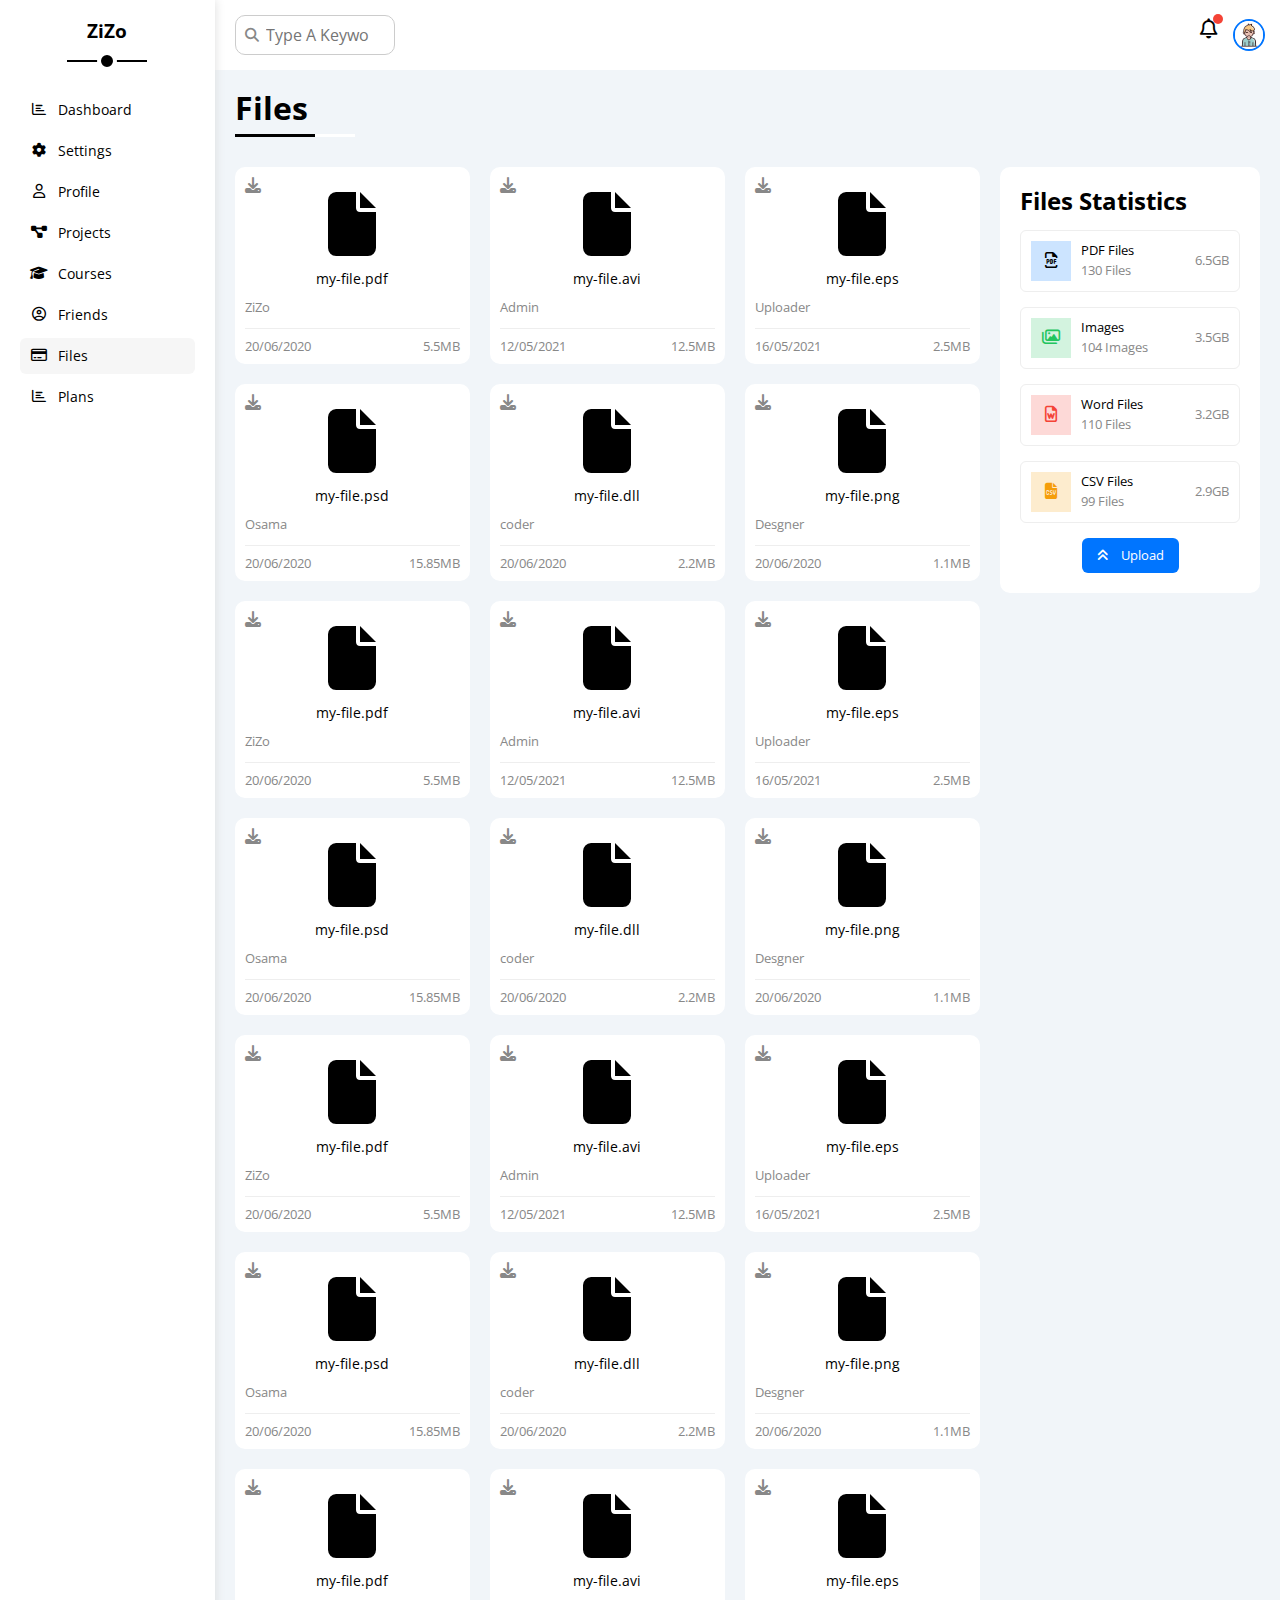
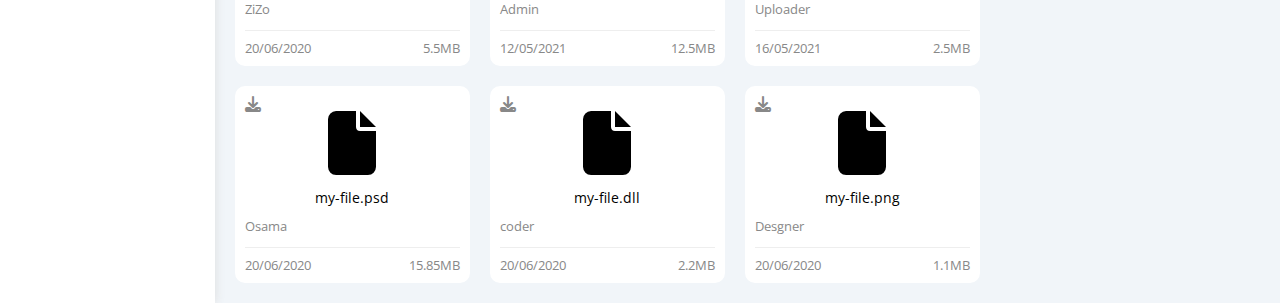
<file: files.HTML>
<!DOCTYPE html>
<html lang="en">

<head>
    <meta charset="UTF-8">
    <meta http-equiv="X-UA-Compatible" content="IE=edge">
    <meta name="viewport" content="width=device-width, initial-scale=1.0">
    <!-- fontawesome-free -->
    <link rel="stylesheet" href="./CSS.Important/all.min.css">
    <!-- fram work -->
    <link rel="stylesheet" href="./CSS.Important/Farm-work.CSS">
    <!-- CSS-file -->
    <link rel="stylesheet" href="./CSS.Important/A_Master.CSS">
    <!-- NORMLAIZE-file -->
    <link rel="stylesheet" href="./CSS.Important/normalize.css">
    <!-- GOOGLE-font -->
    <link rel="preconnect" href="https://fonts.googleapis.com">
    <link rel="preconnect" href="https://fonts.gstatic.com" crossorigin>
    <link
        href="https://fonts.googleapis.com/css2?family=Cairo:wght@300;400;700&family=Open+Sans:wght@400;700&display=swap"
        rel="stylesheet">
    <title>Files</title>
</head>

<body>
    <div class="page d-flex">

        <!-- start sidebar -->
        <div class="sidebar bg-white p-20 p-relative ">
            <h3 class="p-relative txt-c mt-0">ZiZo</h3>
            <ul>
                <li>
                    <a href="index.html" class=" d-flex align-conter fs-14 c-black rad-6 p-10">
                        <i class="fa-regular fa-chart-bar fa-fw"></i>
                        <span class="hide-mobile">Dashboard</span>
                    </a>
                </li>
                <li>
                    <a href="settings.HTML" class=" d-flex align-conter fs-14 c-black rad-6 p-10">
                        <i class="fa-solid fa-gear fa-fw"></i>
                        <span>Settings</span>
                    </a>
                </li>
                <li>
                    <a href="profile.HTML" class=" d-flex align-conter fs-14 c-black rad-6 p-10">
                        <i class="fa-regular fa-user fa-fw"></i>
                        <span>Profile</span>
                    </a>
                </li>
                <li>
                    <a href="projects.HTML" class=" d-flex align-conter fs-14 c-black rad-6 p-10">
                        <i class="fa-solid fa-diagram-project fa-fw"></i>
                        <span>Projects</span>
                    </a>
                </li>
                <li>
                    <a href="courses.HTML" class=" d-flex align-conter fs-14 c-black rad-6 p-10">
                        <i class="fa-solid fa-graduation-cap fa-fw"></i>
                        <span>Courses</span>
                    </a>
                </li>
                <li>
                    <a href="friends.HTML" class=" d-flex align-conter fs-14 c-black rad-6 p-10">
                        <i class="fa-regular fa-circle-user fa-fw"></i>
                        <span>Friends</span>
                    </a>
                </li>
                <li>
                    <a href="files.HTML" class="active d-flex align-conter fs-14 c-black rad-6 p-10">
                        <i class="fa-regular fa-credit-card fa-fw"></i>
                        <span>Files</span>
                    </a>
                </li>
                <li>
                    <a href="plans.HTML" class=" d-flex align-conter fs-14 c-black rad-6 p-10">
                        <i class="fa-regular fa-chart-bar fa-fw"></i>
                        <span>Plans</span>
                    </a>
                </li>
            </ul>
        </div>
        <!-- end sidebar -->

        <div class="content w-full">

            <!-- start head -->
            <div class="head bg-white p-15 betwen-flex">
                <div class="search p-relative ">
                    <input class="p-10" type="search" placeholder="Type A Keyword">
                </div>
                <div class="icons d-flex align-conter">
                    <span class="notification p-relative ">
                        <i class="fa-regular fa-bell fa-lg"></i>
                    </span>
                    <img src="./img/w-3.jpg" alt="">
                </div>
            </div>
            <!-- end head -->

            <h1 class="p-relative">Files</h1>

            <!-- start Files -->
            <div class="Files d-flex m-20 gap-20">
                <div class="files-s p-20 bg-white rad-10 ">
                    <h2 class="mt-0 mb-15 txt-c-mobile">Files Statistics</h2>
                    <div class="d-flex align-center border-eee p-10 rad-6 mb-15 fs-13">
                        <i class="fa-regular fa-file-pdf fa-lg blue center-flex c-blue icon"></i>
                        <div class="info">
                            <span>PDF Files</span>
                            <span class="c-grey d-block mt-5">130 Files</span>
                        </div>
                        <div class="size c-grey">6.5GB</div>
                    </div>
                    <div class="d-flex align-center border-eee p-10 rad-6 mb-15 fs-13">
                        <i class="fa-regular fa-images fa-lg green center-flex c-green icon"></i>
                        <div class="info">
                            <span>Images</span>
                            <span class="c-grey d-block mt-5">104 Images</span>
                        </div>
                        <div class="size c-grey">3.5GB</div>
                    </div>
                    <div class="d-flex align-center border-eee p-10 rad-6 mb-15 fs-13">
                        <i class="fa-regular fa-file-word fa-lg red center-flex c-red icon"></i>
                        <div class="info">
                            <span>Word Files</span>
                            <span class="c-grey d-block mt-5">110 Files</span>
                        </div>
                        <div class="size c-grey">3.2GB</div>
                    </div>
                    <div class="d-flex align-center border-eee p-10 rad-6 mb-15 fs-13">
                        <i class="fa-solid fa-file-csv fa-lg orange center-flex c-orange icon"></i>
                        <div class="info">
                            <span>CSV Files</span>
                            <span class="c-grey d-block mt-5">99 Files</span>
                        </div>
                        <div class="size c-grey">2.9GB</div>
                    </div>
                    <a href="#" class="upload bg-blue c-white fs-13 rad-6 d-block w-fit">
                        <i class="fa-solid fa-angles-up mr-10"></i>
                        Upload
                    </a>
                </div>

                <div class="files-c d-grid gap-20">
                    <div class="file bg-white p-10 rad-10">
                        <i class="fa-solid fa-download c-grey p-absolute"></i>
                        <div class="icon txt-c">
                            <i class="fa-solid fa-file fa-4x mt-15 mb-15"></i>
                        </div>
                        <div class="txt-c mb-10 fs-14">my-file.pdf</div>
                        <p class="c-grey fs-13">ZiZo</p>
                        <div class="info betwen-flex mt-10 pt-10 fs-13 c-grey">
                            <span>20/06/2020</span>
                            <span>5.5MB</span>
                        </div>
                    </div>
                    <div class="file bg-white p-10 rad-10">
                        <i class="fa-solid fa-download c-grey p-absolute"></i>
                        <div class="icon txt-c">
                            <i class="fa-solid fa-file fa-4x mt-15 mb-15"></i>
                        </div>
                        <div class="txt-c mb-10 fs-14">my-file.avi</div>
                        <p class="c-grey fs-13">Admin</p>
                        <div class="info betwen-flex mt-10 pt-10 fs-13 c-grey">
                            <span>12/05/2021</span>
                            <span>12.5MB</span>
                        </div>
                    </div>
                    <div class="file bg-white p-10 rad-10">
                        <i class="fa-solid fa-download c-grey p-absolute"></i>
                        <div class="icon txt-c">
                            <i class="fa-solid fa-file fa-4x mt-15 mb-15"></i>
                        </div>
                        <div class="txt-c mb-10 fs-14">my-file.eps</div>
                        <p class="c-grey fs-13">Uploader</p>
                        <div class="info betwen-flex mt-10 pt-10 fs-13 c-grey">
                            <span>16/05/2021</span>
                            <span>2.5MB</span>
                        </div>
                    </div>
                    <div class="file bg-white p-10 rad-10">
                        <i class="fa-solid fa-download c-grey p-absolute"></i>
                        <div class="icon txt-c">
                            <i class="fa-solid fa-file fa-4x mt-15 mb-15"></i>
                        </div>
                        <div class="txt-c mb-10 fs-14">my-file.psd</div>
                        <p class="c-grey fs-13">Osama</p>
                        <div class="info betwen-flex mt-10 pt-10 fs-13 c-grey">
                            <span>20/06/2020</span>
                            <span>15.85MB</span>
                        </div>
                    </div>
                    <div class="file bg-white p-10 rad-10">
                        <i class="fa-solid fa-download c-grey p-absolute"></i>
                        <div class="icon txt-c">
                            <i class="fa-solid fa-file fa-4x mt-15 mb-15"></i>
                        </div>
                        <div class="txt-c mb-10 fs-14">my-file.dll</div>
                        <p class="c-grey fs-13">coder</p>
                        <div class="info betwen-flex mt-10 pt-10 fs-13 c-grey">
                            <span>20/06/2020</span>
                            <span>2.2MB</span>
                        </div>
                    </div>
                    <div class="file bg-white p-10 rad-10">
                        <i class="fa-solid fa-download c-grey p-absolute"></i>
                        <div class="icon txt-c">
                            <i class="fa-solid fa-file fa-4x mt-15 mb-15"></i>
                        </div>
                        <div class="txt-c mb-10 fs-14">my-file.png</div>
                        <p class="c-grey fs-13">Desgner</p>
                        <div class="info betwen-flex mt-10 pt-10 fs-13 c-grey">
                            <span>20/06/2020</span>
                            <span>1.1MB</span>
                        </div>
                    </div>
                    <div class="file bg-white p-10 rad-10">
                        <i class="fa-solid fa-download c-grey p-absolute"></i>
                        <div class="icon txt-c">
                            <i class="fa-solid fa-file fa-4x mt-15 mb-15"></i>
                        </div>
                        <div class="txt-c mb-10 fs-14">my-file.pdf</div>
                        <p class="c-grey fs-13">ZiZo</p>
                        <div class="info betwen-flex mt-10 pt-10 fs-13 c-grey">
                            <span>20/06/2020</span>
                            <span>5.5MB</span>
                        </div>
                    </div>
                    <div class="file bg-white p-10 rad-10">
                        <i class="fa-solid fa-download c-grey p-absolute"></i>
                        <div class="icon txt-c">
                            <i class="fa-solid fa-file fa-4x mt-15 mb-15"></i>
                        </div>
                        <div class="txt-c mb-10 fs-14">my-file.avi</div>
                        <p class="c-grey fs-13">Admin</p>
                        <div class="info betwen-flex mt-10 pt-10 fs-13 c-grey">
                            <span>12/05/2021</span>
                            <span>12.5MB</span>
                        </div>
                    </div>
                    <div class="file bg-white p-10 rad-10">
                        <i class="fa-solid fa-download c-grey p-absolute"></i>
                        <div class="icon txt-c">
                            <i class="fa-solid fa-file fa-4x mt-15 mb-15"></i>
                        </div>
                        <div class="txt-c mb-10 fs-14">my-file.eps</div>
                        <p class="c-grey fs-13">Uploader</p>
                        <div class="info betwen-flex mt-10 pt-10 fs-13 c-grey">
                            <span>16/05/2021</span>
                            <span>2.5MB</span>
                        </div>
                    </div>
                    <div class="file bg-white p-10 rad-10">
                        <i class="fa-solid fa-download c-grey p-absolute"></i>
                        <div class="icon txt-c">
                            <i class="fa-solid fa-file fa-4x mt-15 mb-15"></i>
                        </div>
                        <div class="txt-c mb-10 fs-14">my-file.psd</div>
                        <p class="c-grey fs-13">Osama</p>
                        <div class="info betwen-flex mt-10 pt-10 fs-13 c-grey">
                            <span>20/06/2020</span>
                            <span>15.85MB</span>
                        </div>
                    </div>
                    <div class="file bg-white p-10 rad-10">
                        <i class="fa-solid fa-download c-grey p-absolute"></i>
                        <div class="icon txt-c">
                            <i class="fa-solid fa-file fa-4x mt-15 mb-15"></i>
                        </div>
                        <div class="txt-c mb-10 fs-14">my-file.dll</div>
                        <p class="c-grey fs-13">coder</p>
                        <div class="info betwen-flex mt-10 pt-10 fs-13 c-grey">
                            <span>20/06/2020</span>
                            <span>2.2MB</span>
                        </div>
                    </div>
                    <div class="file bg-white p-10 rad-10">
                        <i class="fa-solid fa-download c-grey p-absolute"></i>
                        <div class="icon txt-c">
                            <i class="fa-solid fa-file fa-4x mt-15 mb-15"></i>
                        </div>
                        <div class="txt-c mb-10 fs-14">my-file.png</div>
                        <p class="c-grey fs-13">Desgner</p>
                        <div class="info betwen-flex mt-10 pt-10 fs-13 c-grey">
                            <span>20/06/2020</span>
                            <span>1.1MB</span>
                        </div>
                    </div>
                    <div class="file bg-white p-10 rad-10">
                        <i class="fa-solid fa-download c-grey p-absolute"></i>
                        <div class="icon txt-c">
                            <i class="fa-solid fa-file fa-4x mt-15 mb-15"></i>
                        </div>
                        <div class="txt-c mb-10 fs-14">my-file.pdf</div>
                        <p class="c-grey fs-13">ZiZo</p>
                        <div class="info betwen-flex mt-10 pt-10 fs-13 c-grey">
                            <span>20/06/2020</span>
                            <span>5.5MB</span>
                        </div>
                    </div>
                    <div class="file bg-white p-10 rad-10">
                        <i class="fa-solid fa-download c-grey p-absolute"></i>
                        <div class="icon txt-c">
                            <i class="fa-solid fa-file fa-4x mt-15 mb-15"></i>
                        </div>
                        <div class="txt-c mb-10 fs-14">my-file.avi</div>
                        <p class="c-grey fs-13">Admin</p>
                        <div class="info betwen-flex mt-10 pt-10 fs-13 c-grey">
                            <span>12/05/2021</span>
                            <span>12.5MB</span>
                        </div>
                    </div>
                    <div class="file bg-white p-10 rad-10">
                        <i class="fa-solid fa-download c-grey p-absolute"></i>
                        <div class="icon txt-c">
                            <i class="fa-solid fa-file fa-4x mt-15 mb-15"></i>
                        </div>
                        <div class="txt-c mb-10 fs-14">my-file.eps</div>
                        <p class="c-grey fs-13">Uploader</p>
                        <div class="info betwen-flex mt-10 pt-10 fs-13 c-grey">
                            <span>16/05/2021</span>
                            <span>2.5MB</span>
                        </div>
                    </div>
                    <div class="file bg-white p-10 rad-10">
                        <i class="fa-solid fa-download c-grey p-absolute"></i>
                        <div class="icon txt-c">
                            <i class="fa-solid fa-file fa-4x mt-15 mb-15"></i>
                        </div>
                        <div class="txt-c mb-10 fs-14">my-file.psd</div>
                        <p class="c-grey fs-13">Osama</p>
                        <div class="info betwen-flex mt-10 pt-10 fs-13 c-grey">
                            <span>20/06/2020</span>
                            <span>15.85MB</span>
                        </div>
                    </div>
                    <div class="file bg-white p-10 rad-10">
                        <i class="fa-solid fa-download c-grey p-absolute"></i>
                        <div class="icon txt-c">
                            <i class="fa-solid fa-file fa-4x mt-15 mb-15"></i>
                        </div>
                        <div class="txt-c mb-10 fs-14">my-file.dll</div>
                        <p class="c-grey fs-13">coder</p>
                        <div class="info betwen-flex mt-10 pt-10 fs-13 c-grey">
                            <span>20/06/2020</span>
                            <span>2.2MB</span>
                        </div>
                    </div>
                    <div class="file bg-white p-10 rad-10">
                        <i class="fa-solid fa-download c-grey p-absolute"></i>
                        <div class="icon txt-c">
                            <i class="fa-solid fa-file fa-4x mt-15 mb-15"></i>
                        </div>
                        <div class="txt-c mb-10 fs-14">my-file.png</div>
                        <p class="c-grey fs-13">Desgner</p>
                        <div class="info betwen-flex mt-10 pt-10 fs-13 c-grey">
                            <span>20/06/2020</span>
                            <span>1.1MB</span>
                        </div>
                    </div>
                    <div class="file bg-white p-10 rad-10">
                        <i class="fa-solid fa-download c-grey p-absolute"></i>
                        <div class="icon txt-c">
                            <i class="fa-solid fa-file fa-4x mt-15 mb-15"></i>
                        </div>
                        <div class="txt-c mb-10 fs-14">my-file.pdf</div>
                        <p class="c-grey fs-13">ZiZo</p>
                        <div class="info betwen-flex mt-10 pt-10 fs-13 c-grey">
                            <span>20/06/2020</span>
                            <span>5.5MB</span>
                        </div>
                    </div>
                    <div class="file bg-white p-10 rad-10">
                        <i class="fa-solid fa-download c-grey p-absolute"></i>
                        <div class="icon txt-c">
                            <i class="fa-solid fa-file fa-4x mt-15 mb-15"></i>
                        </div>
                        <div class="txt-c mb-10 fs-14">my-file.avi</div>
                        <p class="c-grey fs-13">Admin</p>
                        <div class="info betwen-flex mt-10 pt-10 fs-13 c-grey">
                            <span>12/05/2021</span>
                            <span>12.5MB</span>
                        </div>
                    </div>
                    <div class="file bg-white p-10 rad-10">
                        <i class="fa-solid fa-download c-grey p-absolute"></i>
                        <div class="icon txt-c">
                            <i class="fa-solid fa-file fa-4x mt-15 mb-15"></i>
                        </div>
                        <div class="txt-c mb-10 fs-14">my-file.eps</div>
                        <p class="c-grey fs-13">Uploader</p>
                        <div class="info betwen-flex mt-10 pt-10 fs-13 c-grey">
                            <span>16/05/2021</span>
                            <span>2.5MB</span>
                        </div>
                    </div>
                    <div class="file bg-white p-10 rad-10">
                        <i class="fa-solid fa-download c-grey p-absolute"></i>
                        <div class="icon txt-c">
                            <i class="fa-solid fa-file fa-4x mt-15 mb-15"></i>
                        </div>
                        <div class="txt-c mb-10 fs-14">my-file.psd</div>
                        <p class="c-grey fs-13">Osama</p>
                        <div class="info betwen-flex mt-10 pt-10 fs-13 c-grey">
                            <span>20/06/2020</span>
                            <span>15.85MB</span>
                        </div>
                    </div>
                    <div class="file bg-white p-10 rad-10">
                        <i class="fa-solid fa-download c-grey p-absolute"></i>
                        <div class="icon txt-c">
                            <i class="fa-solid fa-file fa-4x mt-15 mb-15"></i>
                        </div>
                        <div class="txt-c mb-10 fs-14">my-file.dll</div>
                        <p class="c-grey fs-13">coder</p>
                        <div class="info betwen-flex mt-10 pt-10 fs-13 c-grey">
                            <span>20/06/2020</span>
                            <span>2.2MB</span>
                        </div>
                    </div>
                    <div class="file bg-white p-10 rad-10">
                        <i class="fa-solid fa-download c-grey p-absolute"></i>
                        <div class="icon txt-c">
                            <i class="fa-solid fa-file fa-4x mt-15 mb-15"></i>
                        </div>
                        <div class="txt-c mb-10 fs-14">my-file.png</div>
                        <p class="c-grey fs-13">Desgner</p>
                        <div class="info betwen-flex mt-10 pt-10 fs-13 c-grey">
                            <span>20/06/2020</span>
                            <span>1.1MB</span>
                        </div>
                    </div>
                </div>

            </div>
            <!-- end Files -->

        </div>
    </div>
</body>

</html>
</file>
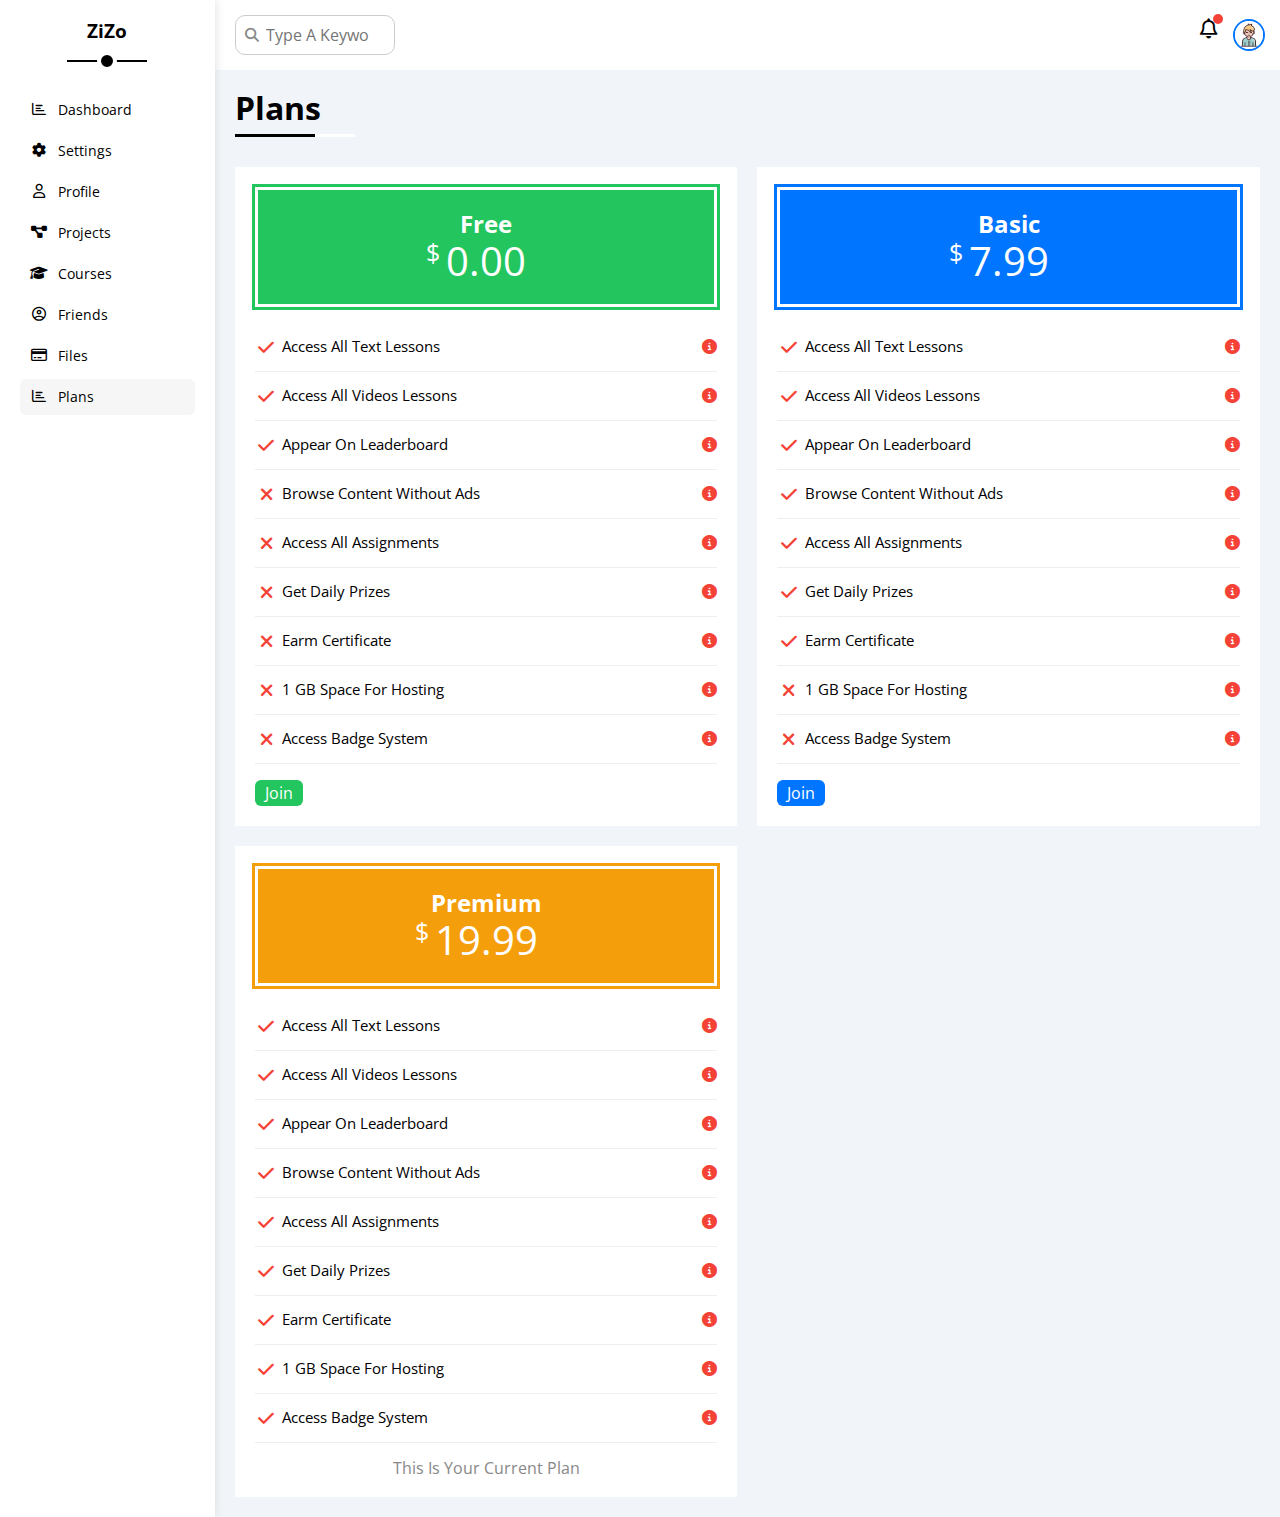
<file: plans.HTML>
<!DOCTYPE html>
<html lang="en">

<head>
    <meta charset="UTF-8">
    <meta http-equiv="X-UA-Compatible" content="IE=edge">
    <meta name="viewport" content="width=device-width, initial-scale=1.0">
    <!-- fontawesome-free -->
    <link rel="stylesheet" href="./CSS.Important/all.min.css">
    <!-- fram work -->
    <link rel="stylesheet" href="./CSS.Important/Farm-work.CSS">
    <!-- CSS-file -->
    <link rel="stylesheet" href="./CSS.Important/A_Master.CSS">
    <!-- NORMLAIZE-file -->
    <link rel="stylesheet" href="./CSS.Important/normalize.css">
    <!-- GOOGLE-font -->
    <link rel="preconnect" href="https://fonts.googleapis.com">
    <link rel="preconnect" href="https://fonts.gstatic.com" crossorigin>
    <link
        href="https://fonts.googleapis.com/css2?family=Cairo:wght@300;400;700&family=Open+Sans:wght@400;700&display=swap"
        rel="stylesheet">
    <title>Plans</title>
</head>

<body>
    <div class="page d-flex">

        <!-- start sidebar -->
        <div class="sidebar bg-white p-20 p-relative ">
            <h3 class="p-relative txt-c mt-0">ZiZo</h3>
            <ul>
                <li>
                    <a href="index.html" class=" d-flex align-conter fs-14 c-black rad-6 p-10">
                        <i class="fa-regular fa-chart-bar fa-fw"></i>
                        <span class="hide-mobile">Dashboard</span>
                    </a>
                </li>
                <li>
                    <a href="settings.HTML" class=" d-flex align-conter fs-14 c-black rad-6 p-10">
                        <i class="fa-solid fa-gear fa-fw"></i>
                        <span>Settings</span>
                    </a>
                </li>
                <li>
                    <a href="profile.HTML" class=" d-flex align-conter fs-14 c-black rad-6 p-10">
                        <i class="fa-regular fa-user fa-fw"></i>
                        <span>Profile</span>
                    </a>
                </li>
                <li>
                    <a href="projects.HTML" class=" d-flex align-conter fs-14 c-black rad-6 p-10">
                        <i class="fa-solid fa-diagram-project fa-fw"></i>
                        <span>Projects</span>
                    </a>
                </li>
                <li>
                    <a href="courses.HTML" class=" d-flex align-conter fs-14 c-black rad-6 p-10">
                        <i class="fa-solid fa-graduation-cap fa-fw"></i>
                        <span>Courses</span>
                    </a>
                </li>
                <li>
                    <a href="friends.HTML" class=" d-flex align-conter fs-14 c-black rad-6 p-10">
                        <i class="fa-regular fa-circle-user fa-fw"></i>
                        <span>Friends</span>
                    </a>
                </li>
                <li>
                    <a href="files.HTML" class=" d-flex align-conter fs-14 c-black rad-6 p-10">
                        <i class="fa-regular fa-credit-card fa-fw"></i>
                        <span>Files</span>
                    </a>
                </li>
                <li>
                    <a href="plans.HTML" class="active d-flex align-conter fs-14 c-black rad-6 p-10">
                        <i class="fa-regular fa-chart-bar fa-fw"></i>
                        <span>Plans</span>
                    </a>
                </li>
            </ul>
        </div>
        <!-- end sidebar -->

        <div class="content w-full">

            <!-- start head -->
            <div class="head bg-white p-15 betwen-flex">
                <div class="search p-relative ">
                    <input class="p-10" type="search" placeholder="Type A Keyword">
                </div>
                <div class="icons d-flex align-conter">
                    <span class="notification p-relative ">
                        <i class="fa-regular fa-bell fa-lg"></i>
                    </span>
                    <img src="./img/w-3.jpg" alt="">
                </div>
            </div>
            <!-- end head -->

            <h1 class="p-relative">Plans</h1>

            <!-- start plans -->
            <div class="plans d-grid m-20 gap-20">
                <div class="plan green bg-white p-20">
                    <div class="top bg-green txt-c p-20">
                        <h2 class="m-0 c-white">Free</h2>
                        <div class="price c-white"><span>$</span>0.00</div>
                    </div>
                    <ul>
                        <li>
                            <i class="fa-solid fa-check fa-fw yes"></i>
                            <span>Access All Text Lessons</span>
                            <i class="fa-solid fa-circle-info help"></i>
                        </li>
                        <li>
                            <i class="fa-solid fa-check fa-fw yes"></i>
                            <span>Access All Videos Lessons</span>
                            <i class="fa-solid fa-circle-info help"></i>
                        </li>
                        <li>
                            <i class="fa-solid fa-check fa-fw yes"></i>
                            <span>Appear On Leaderboard</span>
                            <i class="fa-solid fa-circle-info help"></i>
                        </li>
                        <li>
                            <i class="fa-solid fa-xmark fa-fw"></i>
                            <span>Browse Content Without Ads</span>
                            <i class="fa-solid fa-circle-info help"></i>
                        </li>
                        <li>
                            <i class="fa-solid fa-xmark fa-fw"></i>
                            <span>Access All Assignments</span>
                            <i class="fa-solid fa-circle-info help"></i>
                        </li>
                        <li>
                            <i class="fa-solid fa-xmark fa-fw"></i>
                            <span>Get Daily Prizes</span>
                            <i class="fa-solid fa-circle-info help"></i>
                        </li>
                        <li>
                            <i class="fa-solid fa-xmark fa-fw"></i>
                            <span>Earm Certificate</span>
                            <i class="fa-solid fa-circle-info help"></i>
                        </li>
                        <li>
                            <i class="fa-solid fa-xmark fa-fw"></i>
                            <span>1 GB Space For Hosting</span>
                            <i class="fa-solid fa-circle-info help"></i>
                        </li>
                        <li>
                            <i class="fa-solid fa-xmark fa-fw"></i>
                            <span>Access Badge System</span>
                            <i class="fa-solid fa-circle-info help"></i>
                        </li>
                    </ul>
                    <a href="#" class="btn-shape bg-green c-white d-block w-fit ">Join</a>
                </div>
                <div class="plan blue bg-white p-20">
                    <div class="top bg-blue txt-c p-20">
                        <h2 class="m-0 c-white">Basic</h2>
                        <div class="price c-white"><span>$</span>7.99</div>
                    </div>
                    <ul>
                        <li>
                            <i class="fa-solid fa-check fa-fw yes"></i>
                            <span>Access All Text Lessons</span>
                            <i class="fa-solid fa-circle-info help"></i>
                        </li>
                        <li>
                            <i class="fa-solid fa-check fa-fw yes"></i>
                            <span>Access All Videos Lessons</span>
                            <i class="fa-solid fa-circle-info help"></i>
                        </li>
                        <li>
                            <i class="fa-solid fa-check fa-fw yes"></i>
                            <span>Appear On Leaderboard</span>
                            <i class="fa-solid fa-circle-info help"></i>
                        </li>
                        <li>
                            <i class="fa-solid fa-check fa-fw"></i>
                            <span>Browse Content Without Ads</span>
                            <i class="fa-solid fa-circle-info help"></i>
                        </li>
                        <li>
                            <i class="fa-solid fa-check fa-fw"></i>
                            <span>Access All Assignments</span>
                            <i class="fa-solid fa-circle-info help"></i>
                        </li>
                        <li>
                            <i class="fa-solid fa-check fa-fw"></i>
                            <span>Get Daily Prizes</span>
                            <i class="fa-solid fa-circle-info help"></i>
                        </li>
                        <li>
                            <i class="fa-solid fa-check fa-fw"></i>
                            <span>Earm Certificate</span>
                            <i class="fa-solid fa-circle-info help"></i>
                        </li>
                        <li>
                            <i class="fa-solid fa-xmark fa-fw"></i>
                            <span>1 GB Space For Hosting</span>
                            <i class="fa-solid fa-circle-info help"></i>
                        </li>
                        <li>
                            <i class="fa-solid fa-xmark fa-fw"></i>
                            <span>Access Badge System</span>
                            <i class="fa-solid fa-circle-info help"></i>
                        </li>
                    </ul>
                    <a href="#" class="btn-shape bg-blue c-white d-block w-fit ">Join</a>
                </div>
                <div class="plan orange bg-white p-20">
                    <div class="top bg-orange txt-c p-20">
                        <h2 class="m-0 c-white">Premium</h2>
                        <div class="price c-white"><span>$</span>19.99</div>
                    </div>
                    <ul>
                        <li>
                            <i class="fa-solid fa-check fa-fw yes"></i>
                            <span>Access All Text Lessons</span>
                            <i class="fa-solid fa-circle-info help"></i>
                        </li>
                        <li>
                            <i class="fa-solid fa-check fa-fw yes"></i>
                            <span>Access All Videos Lessons</span>
                            <i class="fa-solid fa-circle-info help"></i>
                        </li>
                        <li>
                            <i class="fa-solid fa-check fa-fw yes"></i>
                            <span>Appear On Leaderboard</span>
                            <i class="fa-solid fa-circle-info help"></i>
                        </li>
                        <li>
                            <i class="fa-solid fa-check fa-fw"></i>
                            <span>Browse Content Without Ads</span>
                            <i class="fa-solid fa-circle-info help"></i>
                        </li>
                        <li>
                            <i class="fa-solid fa-check fa-fw"></i>
                            <span>Access All Assignments</span>
                            <i class="fa-solid fa-circle-info help"></i>
                        </li>
                        <li>
                            <i class="fa-solid fa-check fa-fw"></i>
                            <span>Get Daily Prizes</span>
                            <i class="fa-solid fa-circle-info help"></i>
                        </li>
                        <li>
                            <i class="fa-solid fa-check fa-fw"></i>
                            <span>Earm Certificate</span>
                            <i class="fa-solid fa-circle-info help"></i>
                        </li>
                        <li>
                            <i class="fa-solid fa-check fa-fw"></i>
                            <span>1 GB Space For Hosting</span>
                            <i class="fa-solid fa-circle-info help"></i>
                        </li>
                        <li>
                            <i class="fa-solid fa-check fa-fw"></i>
                            <span>Access Badge System</span>
                            <i class="fa-solid fa-circle-info help"></i>
                        </li>
                    </ul>
                    <p class="c-grey m-0 txt-c">This Is Your Current Plan</p>
                </div>
            </div>
            <!-- end plans -->

        </div>
    </div>
</body>

</html>
</file>
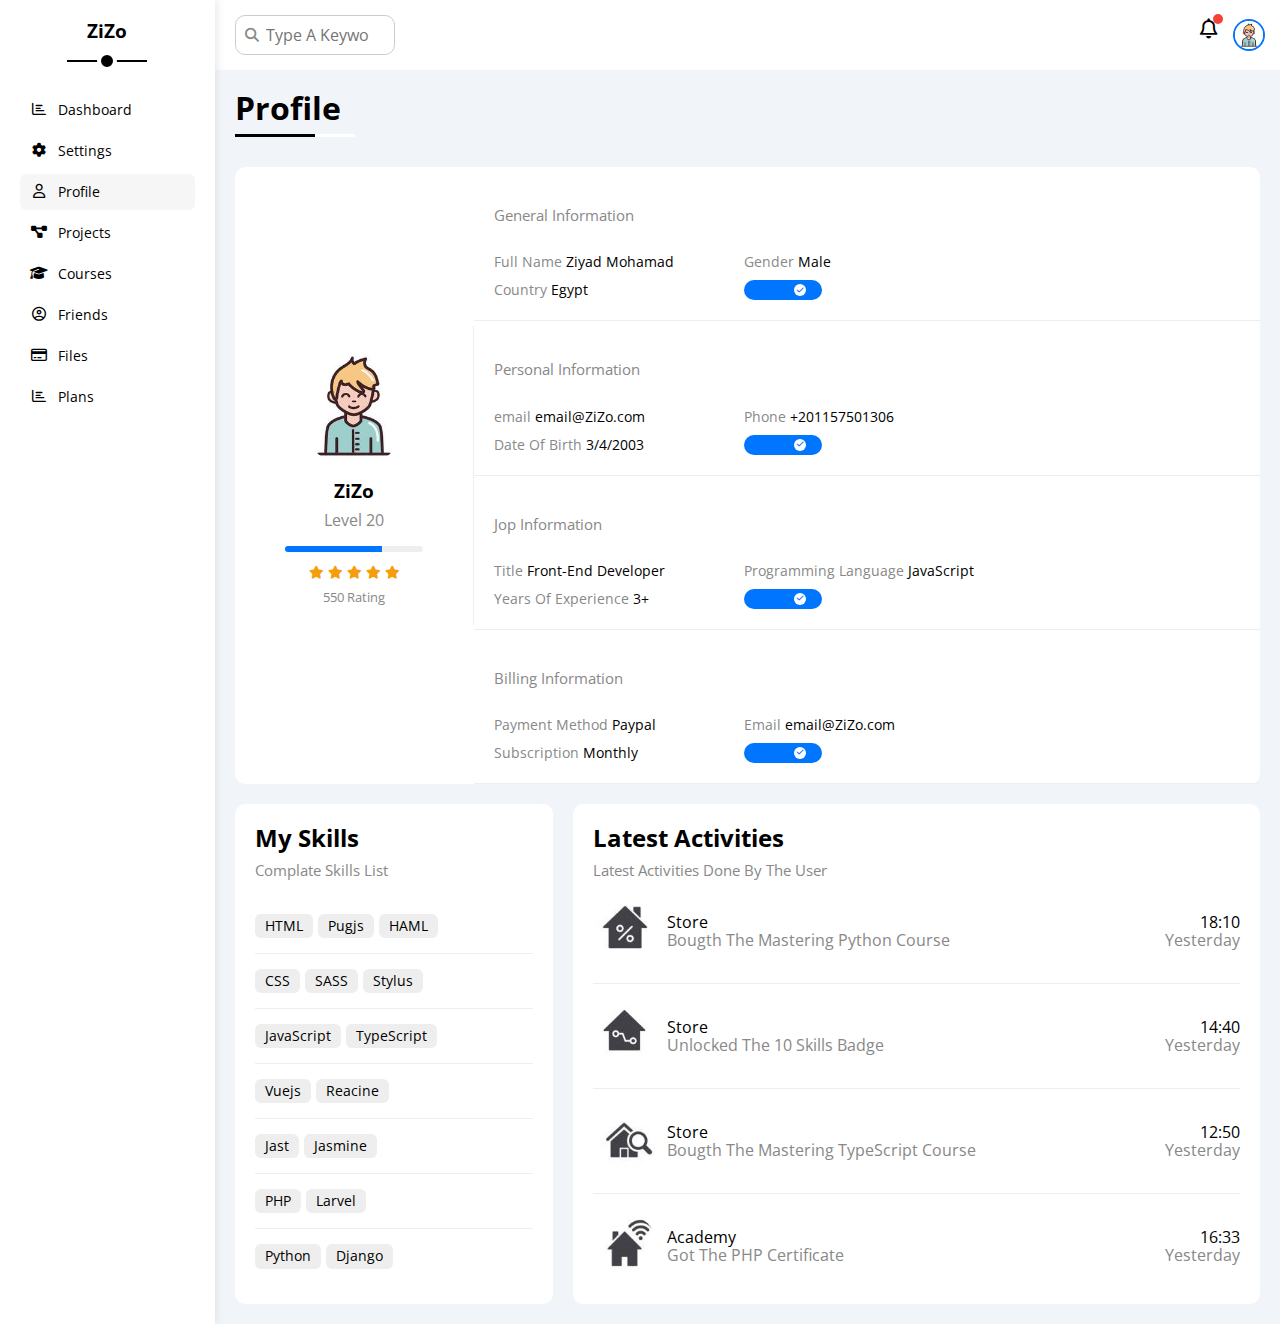
<file: profile.HTML>
<!DOCTYPE html>
<html lang="en">

<head>
    <meta charset="UTF-8">
    <meta http-equiv="X-UA-Compatible" content="IE=edge">
    <meta name="viewport" content="width=device-width, initial-scale=1.0">
    <!-- fontawesome-free -->
    <link rel="stylesheet" href="./CSS.Important/all.min.css">
    <!-- fram work -->
    <link rel="stylesheet" href="./CSS.Important/Farm-work.CSS">
    <!-- CSS-file -->
    <link rel="stylesheet" href="./CSS.Important/A_Master.CSS">
    <!-- NORMLAIZE-file -->
    <link rel="stylesheet" href="./CSS.Important/normalize.css">
    <!-- GOOGLE-font -->
    <link rel="preconnect" href="https://fonts.googleapis.com">
    <link rel="preconnect" href="https://fonts.gstatic.com" crossorigin>
    <link
        href="https://fonts.googleapis.com/css2?family=Cairo:wght@300;400;700&family=Open+Sans:wght@400;700&display=swap"
        rel="stylesheet">
    <title>Profile</title>
</head>

<body>
    <div class="page d-flex">

        <!-- start sidebar -->
        <div class="sidebar bg-white p-20 p-relative ">
            <h3 class="p-relative txt-c mt-0">ZiZo</h3>
            <ul>
                <li>
                    <a href="index.html" class=" d-flex align-conter fs-14 c-black rad-6 p-10">
                        <i class="fa-regular fa-chart-bar fa-fw"></i>
                        <span class="hide-mobile">Dashboard</span>
                    </a>
                </li>
                <li>
                    <a href="settings.HTML" class=" d-flex align-conter fs-14 c-black rad-6 p-10">
                        <i class="fa-solid fa-gear fa-fw"></i>
                        <span>Settings</span>
                    </a>
                </li>
                <li>
                    <a href="profile.HTML" class="active d-flex align-conter fs-14 c-black rad-6 p-10">
                        <i class="fa-regular fa-user fa-fw"></i>
                        <span>Profile</span>
                    </a>
                </li>
                <li>
                    <a href="projects.HTML" class=" d-flex align-conter fs-14 c-black rad-6 p-10">
                        <i class="fa-solid fa-diagram-project fa-fw"></i>
                        <span>Projects</span>
                    </a>
                </li>
                <li>
                    <a href="courses.HTML" class=" d-flex align-conter fs-14 c-black rad-6 p-10">
                        <i class="fa-solid fa-graduation-cap fa-fw"></i>
                        <span>Courses</span>
                    </a>
                </li>
                <li>
                    <a href="friends.HTML" class=" d-flex align-conter fs-14 c-black rad-6 p-10">
                        <i class="fa-regular fa-circle-user fa-fw"></i>
                        <span>Friends</span>
                    </a>
                </li>
                <li>
                    <a href="files.HTML" class=" d-flex align-conter fs-14 c-black rad-6 p-10">
                        <i class="fa-regular fa-credit-card fa-fw"></i>
                        <span>Files</span>
                    </a>
                </li>
                <li>
                    <a href="plans.HTML" class=" d-flex align-conter fs-14 c-black rad-6 p-10">
                        <i class="fa-regular fa-chart-bar fa-fw"></i>
                        <span>Plans</span>
                    </a>
                </li>
            </ul>
        </div>
        <!-- end sidebar -->

        <div class="content w-full">

            <!-- start head -->
            <div class="head bg-white p-15 betwen-flex">
                <div class="search p-relative ">
                    <input class="p-10" type="search" placeholder="Type A Keyword">
                </div>
                <div class="icons d-flex align-conter">
                    <span class="notification p-relative ">
                        <i class="fa-regular fa-bell fa-lg"></i>
                    </span>
                    <img src="./img/w-3.jpg" alt="">
                </div>
            </div>
            <!-- end head -->

            <h1 class="p-relative">Profile</h1>

            <div class="profile-page m-20">
                <!-- start overview -->
                <div class="overview bg-white d-flex rad-10 align-center">

                    <div class="avatar-box p-20 txt-c">
                        <img src="./img/w-3.jpg" class="mb-10 rad-half " alt="">
                        <h3 class="m-0 ">ZiZo</h3>
                        <p class="c-grey mt-10">Level 20</p>
                        <div class="level rad-6 bg-eee p-relative ">
                            <span style="width: 70%;"></span>
                        </div>
                        <div class="rating mt-10 mb-10 ">
                            <i class="fa-solid fa-star c-orange fs-13"></i>
                            <i class="fa-solid fa-star c-orange fs-13"></i>
                            <i class="fa-solid fa-star c-orange fs-13"></i>
                            <i class="fa-solid fa-star c-orange fs-13"></i>
                            <i class="fa-solid fa-star c-orange fs-13"></i>
                        </div>
                        <p class="c-grey m-0 fs-13">550 Rating</p>
                    </div>

                    <div class="info-box w-full txt-c-mobile">

                        <!-- start information rows -->
                        <div class="box p-20 d-flex align-center">
                            <h4 class="c-grey fs-15 w-full">General Information</h4>
                            <div class="fs-14">
                                <span class="c-grey">Full Name</span>
                                <span>Ziyad Mohamad</span>
                            </div>
                            <div class="fs-14">
                                <span class="c-grey">Gender</span>
                                <span>Male</span>
                            </div>
                            <div class="fs-14">
                                <span class="c-grey">Country</span>
                                <span>Egypt</span>
                            </div>
                            <div class="fs-14">
                                <label>
                                    <input type="checkbox" class="toggle-checkbox" checked>
                                    <div class="toggle-switch"></div>
                                </label>
                            </div>
                        </div>

                        <div class="box p-20 d-flex align-center">
                            <h4 class="c-grey fs-15 w-full">Personal Information</h4>
                            <div class="fs-14">
                                <span class="c-grey">email</span>
                                <span>email@ZiZo.com</span>
                            </div>
                            <div class="fs-14">
                                <span class="c-grey">Phone</span>
                                <span>+201157501306</span>
                            </div>
                            <div class="fs-14">
                                <span class="c-grey">Date Of Birth</span>
                                <span>3/4/2003</span>
                            </div>
                            <div class="fs-14">
                                <label>
                                    <input type="checkbox" class="toggle-checkbox" checked>
                                    <div class="toggle-switch"></div>
                                </label>
                            </div>
                        </div>

                        <div class="box p-20 d-flex align-center">
                            <h4 class="c-grey fs-15 w-full">Jop Information</h4>
                            <div class="fs-14">
                                <span class="c-grey">Title</span>
                                <span>Front-End Developer</span>
                            </div>
                            <div class="fs-14">
                                <span class="c-grey">Programming Language</span>
                                <span>JavaScript</span>
                            </div>
                            <div class="fs-14">
                                <span class="c-grey">Years Of Experience</span>
                                <span>3+</span>
                            </div>
                            <div class="fs-14">
                                <label>
                                    <input type="checkbox" class="toggle-checkbox" checked>
                                    <div class="toggle-switch"></div>
                                </label>
                            </div>
                        </div>

                        <div class="box p-20 d-flex align-center">
                            <h4 class="c-grey fs-15 w-full">Billing Information</h4>
                            <div class="fs-14">
                                <span class="c-grey">Payment Method</span>
                                <span>Paypal</span>
                            </div>
                            <div class="fs-14">
                                <span class="c-grey">Email</span>
                                <span>email@ZiZo.com</span>
                            </div>
                            <div class="fs-14">
                                <span class="c-grey">Subscription</span>
                                <span>Monthly</span>
                            </div>
                            <div class="fs-14">
                                <label>
                                    <input type="checkbox" class="toggle-checkbox" checked>
                                    <div class="toggle-switch"></div>
                                </label>
                            </div>
                        </div>
                        <!-- end information rows -->

                    </div>
                </div>
                <!-- end overview -->

                <!-- start other -->
                <div class="other-deta d-flex gap-20">
                    <div class="skills-card p-20 rad-10 bg-white mt-20">
                        <h2 class="mt-0 mb-10">My Skills</h2>
                        <p class="mt-0 mb-20 c-grey fs-15">Complate Skills List</p>
                        <ul class="m-0 txt-c-mobile">
                            <li><span>HTML</span><span>Pugjs</span><span>HAML</span></li>
                            <li><span>CSS</span><span>SASS</span><span>Stylus</span></li>
                            <li><span>JavaScript</span><span>TypeScript</span></li>
                            <li><span>Vuejs</span><span>Reacine</span></li>
                            <li><span>Jast</span><span>Jasmine</span></li>
                            <li><span>PHP</span><span>Larvel</span></li>
                            <li><span>Python</span><span>Django</span></li>
                        </ul>
                    </div>

                    <div class="activities p-20 rad-10 bg-white mt-20">

                        <h2 class="mt-0 mb-10">Latest Activities</h2>
                        <p class="mt-0 mb-20 c-grey fs-15">Latest Activities Done By The User</p>

                        <div class="activity d-flex align-center txt-c-mobile">
                            <img src="img/i9.jpg" alt="">
                            <div class="info">
                                <span class="d-block m-10">Store</span>
                                <span class="c-grey">Bougth The Mastering Python Course</span>
                            </div>
                            <div class="date ">
                                <span class="d-block m-10">18:10</span>
                                <span class="c-grey">Yesterday</span>
                            </div>
                        </div>
                        <div class="activity d-flex align-center txt-c-mobile">
                            <img src="img/i7.jpg" alt="">
                            <div class="info">
                                <span class="d-block m-10">Store</span>
                                <span class="c-grey">Unlocked The 10 Skills Badge</span>
                            </div>
                            <div class="date ">
                                <span class="d-block m-10">14:40</span>
                                <span class="c-grey">Yesterday</span>
                            </div>
                        </div>
                        <div class="activity d-flex align-center txt-c-mobile">
                            <img src="img/i8.jpg" alt="">
                            <div class="info">
                                <span class="d-block m-10">Store</span>
                                <span class="c-grey">Bougth The Mastering TypeScript Course</span>
                            </div>
                            <div class="date ">
                                <span class="d-block m-10">12:50</span>
                                <span class="c-grey">Yesterday</span>
                            </div>
                        </div>
                        <div class="activity d-flex align-center txt-c-mobile">
                            <img src="img/i1.jpg" alt="">
                            <div class="info">
                                <span class="d-block m-10">Academy</span>
                                <span class="c-grey">Got The PHP Certificate</span>
                            </div>
                            <div class="date ">
                                <span class="d-block m-10">16:33</span>
                                <span class="c-grey">Yesterday</span>
                            </div>
                        </div>

                    </div>

                </div>
                <!-- end other -->

            </div>

        </div>
    </div>
</body>

</html>
</file>
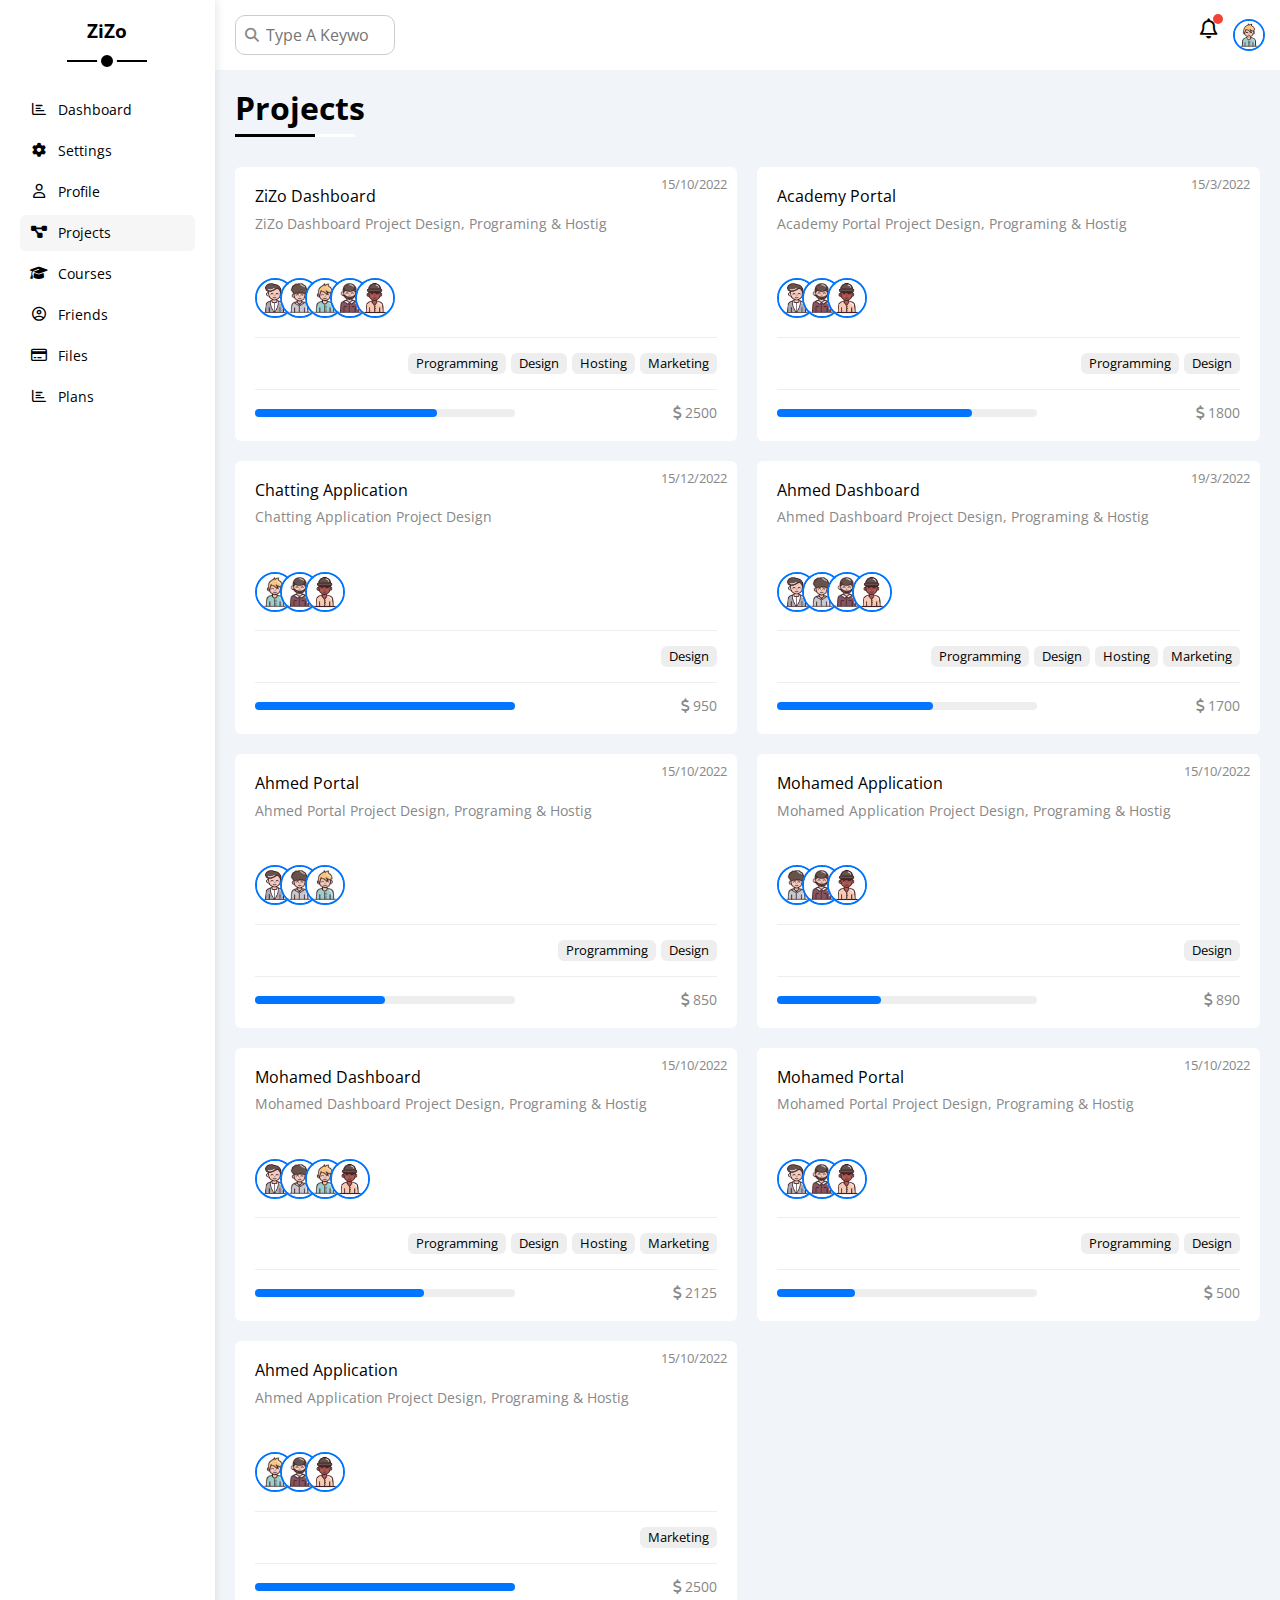
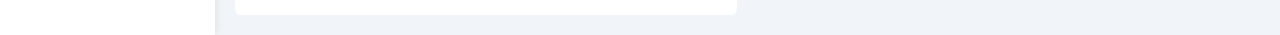
<file: projects.HTML>
<!DOCTYPE html>
<html lang="en">

<head>
    <meta charset="UTF-8">
    <meta http-equiv="X-UA-Compatible" content="IE=edge">
    <meta name="viewport" content="width=device-width, initial-scale=1.0">
    <!-- fontawesome-free -->
    <link rel="stylesheet" href="./CSS.Important/all.min.css">
    <!-- fram work -->
    <link rel="stylesheet" href="./CSS.Important/Farm-work.CSS">
    <!-- CSS-file -->
    <link rel="stylesheet" href="./CSS.Important/A_Master.CSS">
    <!-- NORMLAIZE-file -->
    <link rel="stylesheet" href="./CSS.Important/normalize.css">
    <!-- GOOGLE-font -->
    <link rel="preconnect" href="https://fonts.googleapis.com">
    <link rel="preconnect" href="https://fonts.gstatic.com" crossorigin>
    <link
        href="https://fonts.googleapis.com/css2?family=Cairo:wght@300;400;700&family=Open+Sans:wght@400;700&display=swap"
        rel="stylesheet">
    <title>Projects</title>
</head>

<body>
    <div class="page d-flex">

        <!-- start sidebar -->
        <div class="sidebar bg-white p-20 p-relative ">
            <h3 class="p-relative txt-c mt-0">ZiZo</h3>
            <ul>
                <li>
                    <a href="index.html" class=" d-flex align-conter fs-14 c-black rad-6 p-10">
                        <i class="fa-regular fa-chart-bar fa-fw"></i>
                        <span class="hide-mobile">Dashboard</span>
                    </a>
                </li>
                <li>
                    <a href="settings.HTML" class=" d-flex align-conter fs-14 c-black rad-6 p-10">
                        <i class="fa-solid fa-gear fa-fw"></i>
                        <span>Settings</span>
                    </a>
                </li>
                <li>
                    <a href="profile.HTML" class=" d-flex align-conter fs-14 c-black rad-6 p-10">
                        <i class="fa-regular fa-user fa-fw"></i>
                        <span>Profile</span>
                    </a>
                </li>
                <li>
                    <a href="projects.HTML" class="active d-flex align-conter fs-14 c-black rad-6 p-10">
                        <i class="fa-solid fa-diagram-project fa-fw"></i>
                        <span>Projects</span>
                    </a>
                </li>
                <li>
                    <a href="courses.HTML" class=" d-flex align-conter fs-14 c-black rad-6 p-10">
                        <i class="fa-solid fa-graduation-cap fa-fw"></i>
                        <span>Courses</span>
                    </a>
                </li>
                <li>
                    <a href="friends.HTML" class=" d-flex align-conter fs-14 c-black rad-6 p-10">
                        <i class="fa-regular fa-circle-user fa-fw"></i>
                        <span>Friends</span>
                    </a>
                </li>
                <li>
                    <a href="files.HTML" class=" d-flex align-conter fs-14 c-black rad-6 p-10">
                        <i class="fa-regular fa-credit-card fa-fw"></i>
                        <span>Files</span>
                    </a>
                </li>
                <li>
                    <a href="plans.HTML" class=" d-flex align-conter fs-14 c-black rad-6 p-10">
                        <i class="fa-regular fa-chart-bar fa-fw"></i>
                        <span>Plans</span>
                    </a>
                </li>
            </ul>
        </div>
        <!-- end sidebar -->

        <div class="content w-full">

            <!-- start head -->
            <div class="head bg-white p-15 betwen-flex">
                <div class="search p-relative ">
                    <input class="p-10" type="search" placeholder="Type A Keyword">
                </div>
                <div class="icons d-flex align-conter">
                    <span class="notification p-relative ">
                        <i class="fa-regular fa-bell fa-lg"></i>
                    </span>
                    <img src="./img/w-3.jpg" alt="">
                </div>
            </div>
            <!-- end head -->

            <h1 class="p-relative">Projects</h1>
            <div class="projects-page d-grid m-20 gap-20">
                <div class="project bg-white p-20 rad-6 p-relative">
                    <span class="date fs-13 c-grey">15/10/2022</span>
                    <h4 class="m-0 ">ZiZo Dashboard</h4>
                    <p class="c-grey mt-10 mb-10 fs-14">ZiZo Dashboard Project Design, Programing & Hostig</p>
                    <div class="team">
                        <a href="#"><img src="./img/w-1.jpg" alt=""></a>
                        <a href="#"><img src="./img/w-2.jpg" alt=""></a>
                        <a href="#"><img src="./img/w-3.jpg" alt=""></a>
                        <a href="#"><img src="./img/w-4.jpg" alt=""></a>
                        <a href="#"><img src="./img/w-5.png" alt=""></a>
                    </div>
                    <div class="do d-flex">
                        <SPan class="fs-13 rad-6 bg-eee">Programming</SPan>
                        <SPan class="fs-13 rad-6 bg-eee">Design</SPan>
                        <SPan class="fs-13 rad-6 bg-eee">Hosting</SPan>
                        <SPan class="fs-13 rad-6 bg-eee">Marketing</SPan>
                    </div>
                    <div class="info betwen-flex">
                        <div class="prog bg-eee">
                            <span class="bg-blue" style="width: 70%;"></span>
                        </div>
                        <div class="zoo fs-14 c-grey">
                            <i class="fa-solid fa-dollar-sign"></i>
                            2500
                        </div>
                    </div>
                </div>

                <div class="project bg-white p-20 rad-6 p-relative">
                    <span class="date fs-13 c-grey">15/3/2022</span>
                    <h4 class="m-0 ">Academy Portal</h4>
                    <p class="c-grey mt-10 mb-10 fs-14">Academy Portal Project Design, Programing & Hostig</p>
                    <div class="team">
                        <a href="#"><img src="./img/w-1.jpg" alt=""></a>
                        <a href="#"><img src="./img/w-4.jpg" alt=""></a>
                        <a href="#"><img src="./img/w-5.png" alt=""></a>
                    </div>
                    <div class="do d-flex">
                        <SPan class="fs-13 rad-6 bg-eee">Programming</SPan>
                        <SPan class="fs-13 rad-6 bg-eee">Design</SPan>
                    </div>
                    <div class="info betwen-flex">
                        <div class="prog bg-eee">
                            <span class="bg-blue" style="width: 75%;"></span>
                        </div>
                        <div class="zoo fs-14 c-grey">
                            <i class="fa-solid fa-dollar-sign"></i>
                            1800
                        </div>
                    </div>
                </div>

                <div class="project bg-white p-20 rad-6 p-relative">
                    <span class="date fs-13 c-grey">15/12/2022</span>
                    <h4 class="m-0 ">Chatting Application</h4>
                    <p class="c-grey mt-10 mb-10 fs-14">Chatting Application Project Design</p>
                    <div class="team">
                        <a href="#"><img src="./img/w-3.jpg" alt=""></a>
                        <a href="#"><img src="./img/w-4.jpg" alt=""></a>
                        <a href="#"><img src="./img/w-5.png" alt=""></a>
                    </div>
                    <div class="do d-flex">
                        <SPan class="fs-13 rad-6 bg-eee">Design</SPan>
                    </div>
                    <div class="info betwen-flex">
                        <div class="prog bg-eee">
                            <span class="bg-blue" style="width: 100%;"></span>
                        </div>
                        <div class="zoo fs-14 c-grey">
                            <i class="fa-solid fa-dollar-sign"></i>
                            950
                        </div>
                    </div>
                </div>

                <div class="project bg-white p-20 rad-6 p-relative">
                    <span class="date fs-13 c-grey">19/3/2022</span>
                    <h4 class="m-0 ">Ahmed Dashboard</h4>
                    <p class="c-grey mt-10 mb-10 fs-14">Ahmed Dashboard Project Design, Programing & Hostig</p>
                    <div class="team">
                        <a href="#"><img src="./img/w-1.jpg" alt=""></a>
                        <a href="#"><img src="./img/w-2.jpg" alt=""></a>
                        <a href="#"><img src="./img/w-4.jpg" alt=""></a>
                        <a href="#"><img src="./img/w-5.png" alt=""></a>
                    </div>
                    <div class="do d-flex">
                        <SPan class="fs-13 rad-6 bg-eee">Programming</SPan>
                        <SPan class="fs-13 rad-6 bg-eee">Design</SPan>
                        <SPan class="fs-13 rad-6 bg-eee">Hosting</SPan>
                        <SPan class="fs-13 rad-6 bg-eee">Marketing</SPan>
                    </div>
                    <div class="info betwen-flex">
                        <div class="prog bg-eee">
                            <span class="bg-blue" style="width: 60%;"></span>
                        </div>
                        <div class="zoo fs-14 c-grey">
                            <i class="fa-solid fa-dollar-sign"></i>
                            1700
                        </div>
                    </div>
                </div>

                <div class="project bg-white p-20 rad-6 p-relative">
                    <span class="date fs-13 c-grey">15/10/2022</span>
                    <h4 class="m-0 ">Ahmed Portal</h4>
                    <p class="c-grey mt-10 mb-10 fs-14">Ahmed Portal Project Design, Programing & Hostig</p>
                    <div class="team">
                        <a href="#"><img src="./img/w-1.jpg" alt=""></a>
                        <a href="#"><img src="./img/w-2.jpg" alt=""></a>
                        <a href="#"><img src="./img/w-3.jpg" alt=""></a>
                    </div>
                    <div class="do d-flex">
                        <SPan class="fs-13 rad-6 bg-eee">Programming</SPan>
                        <SPan class="fs-13 rad-6 bg-eee">Design</SPan>
                    </div>
                    <div class="info betwen-flex">
                        <div class="prog bg-eee">
                            <span class="bg-blue" style="width: 50%;"></span>
                        </div>
                        <div class="zoo fs-14 c-grey">
                            <i class="fa-solid fa-dollar-sign"></i>
                            850
                        </div>
                    </div>
                </div>

                <div class="project bg-white p-20 rad-6 p-relative">
                    <span class="date fs-13 c-grey">15/10/2022</span>
                    <h4 class="m-0 ">Mohamed Application</h4>
                    <p class="c-grey mt-10 mb-10 fs-14">Mohamed Application Project Design, Programing & Hostig</p>
                    <div class="team">
                        <a href="#"><img src="./img/w-2.jpg" alt=""></a>
                        <a href="#"><img src="./img/w-4.jpg" alt=""></a>
                        <a href="#"><img src="./img/w-5.png" alt=""></a>
                    </div>
                    <div class="do d-flex">
                        <SPan class="fs-13 rad-6 bg-eee">Design</SPan>
                    </div>
                    <div class="info betwen-flex">
                        <div class="prog bg-eee">
                            <span class="bg-blue" style="width: 40%;"></span>
                        </div>
                        <div class="zoo fs-14 c-grey">
                            <i class="fa-solid fa-dollar-sign"></i>
                            890
                        </div>
                    </div>
                </div>

                <div class="project bg-white p-20 rad-6 p-relative">
                    <span class="date fs-13 c-grey">15/10/2022</span>
                    <h4 class="m-0 ">Mohamed Dashboard</h4>
                    <p class="c-grey mt-10 mb-10 fs-14">Mohamed Dashboard Project Design, Programing & Hostig</p>
                    <div class="team">
                        <a href="#"><img src="./img/w-1.jpg" alt=""></a>
                        <a href="#"><img src="./img/w-2.jpg" alt=""></a>
                        <a href="#"><img src="./img/w-3.jpg" alt=""></a>
                        <a href="#"><img src="./img/w-5.png" alt=""></a>
                    </div>
                    <div class="do d-flex">
                        <SPan class="fs-13 rad-6 bg-eee">Programming</SPan>
                        <SPan class="fs-13 rad-6 bg-eee">Design</SPan>
                        <SPan class="fs-13 rad-6 bg-eee">Hosting</SPan>
                        <SPan class="fs-13 rad-6 bg-eee">Marketing</SPan>
                    </div>
                    <div class="info betwen-flex">
                        <div class="prog bg-eee">
                            <span class="bg-blue" style="width: 65%;"></span>
                        </div>
                        <div class="zoo fs-14 c-grey">
                            <i class="fa-solid fa-dollar-sign"></i>
                            2125
                        </div>
                    </div>
                </div>

                <div class="project bg-white p-20 rad-6 p-relative">
                    <span class="date fs-13 c-grey">15/10/2022</span>
                    <h4 class="m-0 ">Mohamed Portal</h4>
                    <p class="c-grey mt-10 mb-10 fs-14">Mohamed Portal Project Design, Programing & Hostig</p>
                    <div class="team">
                        <a href="#"><img src="./img/w-1.jpg" alt=""></a>
                        <a href="#"><img src="./img/w-4.jpg" alt=""></a>
                        <a href="#"><img src="./img/w-5.png" alt=""></a>
                    </div>
                    <div class="do d-flex">
                        <SPan class="fs-13 rad-6 bg-eee">Programming</SPan>
                        <SPan class="fs-13 rad-6 bg-eee">Design</SPan>
                    </div>
                    <div class="info betwen-flex">
                        <div class="prog bg-eee">
                            <span class="bg-blue" style="width: 30%;"></span>
                        </div>
                        <div class="zoo fs-14 c-grey">
                            <i class="fa-solid fa-dollar-sign"></i>
                            500
                        </div>
                    </div>
                </div>

                <div class="project bg-white p-20 rad-6 p-relative">
                    <span class="date fs-13 c-grey">15/10/2022</span>
                    <h4 class="m-0 ">Ahmed Application</h4>
                    <p class="c-grey mt-10 mb-10 fs-14">Ahmed Application Project Design, Programing & Hostig</p>
                    <div class="team">
                        <a href="#"><img src="./img/w-3.jpg" alt=""></a>
                        <a href="#"><img src="./img/w-4.jpg" alt=""></a>
                        <a href="#"><img src="./img/w-5.png" alt=""></a>
                    </div>
                    <div class="do d-flex">
                        <SPan class="fs-13 rad-6 bg-eee">Marketing</SPan>
                    </div>
                    <div class="info betwen-flex">
                        <div class="prog bg-eee">
                            <span class="bg-blue" style="width: 100%;"></span>
                        </div>
                        <div class="zoo fs-14 c-grey">
                            <i class="fa-solid fa-dollar-sign"></i>
                            2500
                        </div>
                    </div>
                </div>

            </div>
        </div>
    </div>
</body>

</html>
</file>
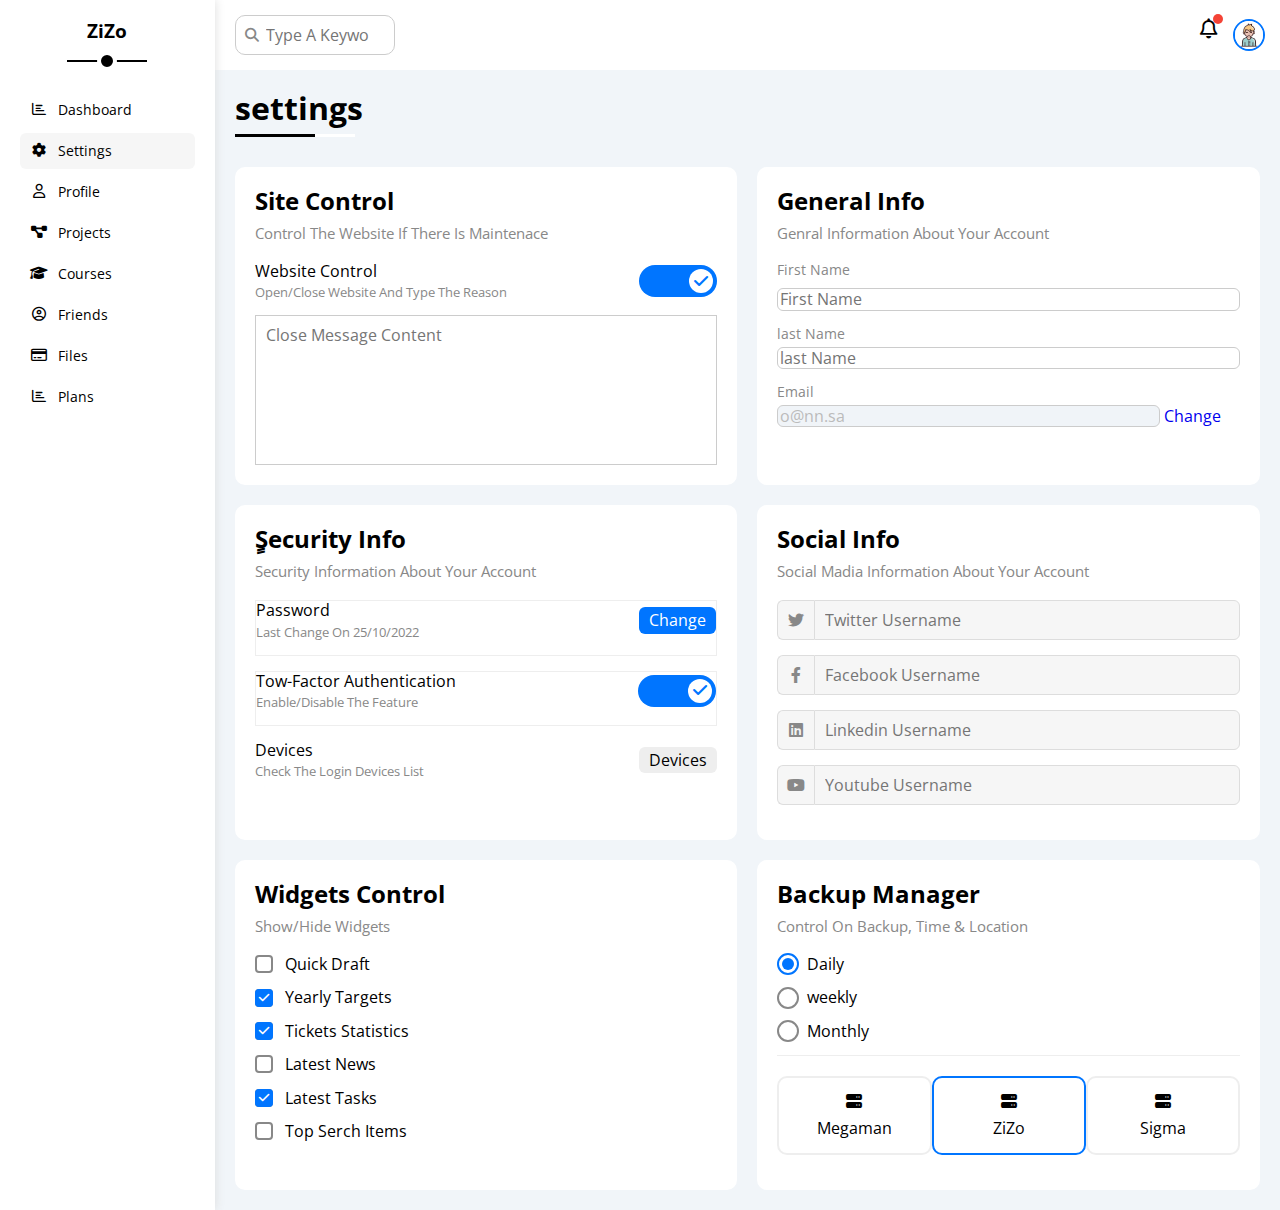
<file: settings.HTML>
<!DOCTYPE html>
<html lang="en">

<head>
    <meta charset="UTF-8">
    <meta http-equiv="X-UA-Compatible" content="IE=edge">
    <meta name="viewport" content="width=device-width, initial-scale=1.0">
    <!-- fontawesome-free -->
    <link rel="stylesheet" href="./CSS.Important/all.min.css">
    <!-- fram work -->
    <link rel="stylesheet" href="./CSS.Important/Farm-work.CSS">
    <!-- CSS-file -->
    <link rel="stylesheet" href="./CSS.Important/A_Master.CSS">
    <!-- NORMLAIZE-file -->
    <link rel="stylesheet" href="./CSS.Important/normalize.css">
    <!-- GOOGLE-font -->
    <link rel="preconnect" href="https://fonts.googleapis.com">
    <link rel="preconnect" href="https://fonts.gstatic.com" crossorigin>
    <link
        href="https://fonts.googleapis.com/css2?family=Cairo:wght@300;400;700&family=Open+Sans:wght@400;700&display=swap"
        rel="stylesheet">
    <title>Settings</title>
</head>

<body>
    <div class="page d-flex">

        <!-- start sidebar -->
        <div class="sidebar bg-white p-20 p-relative ">
            <h3 class="p-relative txt-c mt-0">ZiZo</h3>
            <ul>
                <li>
                    <a href="index.html" class=" d-flex align-conter fs-14 c-black rad-6 p-10">
                        <i class="fa-regular fa-chart-bar fa-fw"></i>
                        <span class="hide-mobile">Dashboard</span>
                    </a>
                </li>
                <li>
                    <a href="settings.HTML" class="active d-flex align-conter fs-14 c-black rad-6 p-10">
                        <i class="fa-solid fa-gear fa-fw"></i>
                        <span>Settings</span>
                    </a>
                </li>
                <li>
                    <a href="profile.HTML" class="d-flex align-conter fs-14 c-black rad-6 p-10">
                        <i class="fa-regular fa-user fa-fw"></i>
                        <span>Profile</span>
                    </a>
                </li>
                <li>
                    <a href="projects.HTML" class=" d-flex align-conter fs-14 c-black rad-6 p-10">
                        <i class="fa-solid fa-diagram-project fa-fw"></i>
                        <span>Projects</span>
                    </a>
                </li>
                <li>
                    <a href="courses.HTML" class=" d-flex align-conter fs-14 c-black rad-6 p-10">
                        <i class="fa-solid fa-graduation-cap fa-fw"></i>
                        <span>Courses</span>
                    </a>
                </li>
                <li>
                    <a href="friends.HTML" class=" d-flex align-conter fs-14 c-black rad-6 p-10">
                        <i class="fa-regular fa-circle-user fa-fw"></i>
                        <span>Friends</span>
                    </a>
                </li>
                <li>
                    <a href="files.HTML" class=" d-flex align-conter fs-14 c-black rad-6 p-10">
                        <i class="fa-regular fa-credit-card fa-fw"></i>
                        <span>Files</span>
                    </a>
                </li>
                <li>
                    <a href="plans.HTML" class=" d-flex align-conter fs-14 c-black rad-6 p-10">
                        <i class="fa-regular fa-chart-bar fa-fw"></i>
                        <span>Plans</span>
                    </a>
                </li>
            </ul>
        </div>
        <!-- end sidebar -->

        <div class="content w-full">

            <!-- start head -->
            <div class="head bg-white p-15 betwen-flex">
                <div class="search p-relative ">
                    <input class="p-10" type="search" placeholder="Type A Keyword">
                </div>
                <div class="icons d-flex align-conter">
                    <span class="notification p-relative ">
                        <i class="fa-regular fa-bell fa-lg"></i>
                    </span>
                    <img src="./img/w-3.jpg" alt="">
                </div>
            </div>
            <!-- end head -->

            <h1 class="p-relative">settings</h1>
            <div class="settings-page m-20 d-grid gap-20">

                <!-- start settings box -->
                <div class="p-20 bg-white rad-10">
                    <h2 class="mt-0 mb-10">Site Control</h2>
                    <p class="fs-15 mt-0 mb-20 c-grey">Control The Website If There Is Maintenace</p>
                    <div class="mb-15 betwen-flex">
                        <div>
                            <span>Website Control</span>
                            <p class="c-grey mt-5 mb-0 fs-13">Open/Close Website And Type The Reason</p>
                        </div>
                        <div>
                            <label>
                                <input type="checkbox" class="toggle-checkbox" checked>
                                <div class="toggle-switch"></div>
                            </label>
                        </div>
                    </div>
                    <textarea class="close-message p-10 red-6 w-full d-block"
                        placeholder="Close Message Content"></textarea>
                </div>
                <!-- end settings box -->

                <!-- start settings box -->
                <div class="p-20 bg-white rad-10">
                    <h2 class="mt-0 mb-10">General Info</h2>
                    <p class="fs-15 mt-0 mb-20 c-grey">Genral Information About Your Account</p>
                    <div class="mb-15">
                        <label for="first" class="fs-14 c-grey d-block mb-10">First Name</label>
                        <input class="b-none rad-6 d-block w-full border-ccc" placeholder="First Name" id="first"
                            type="text">
                    </div>
                    <div class="mb-15">
                        <label for="last" class="fs-14 c-grey d-block mb-5">last Name</label>
                        <input class="b-none rad-6 d-block w-full border-ccc" placeholder="last Name" id="last"
                            type="text">
                    </div>
                    <div>
                        <label for="email" class="fs-14 c-grey d-block mb-5">Email</label>
                        <input class="b-none rad-6 d-block border-ccc email" value="o@nn.sa" id="email" type="email"
                            disabled>
                        <a href="#" class="c-blue">Change</a>
                    </div>
                </div>
                <!-- end settings box -->

                <!-- start settings box -->
                <div class="p-20 bg-white rad-10">
                    <h2 class="mt-0 mb-10">ٍSecurity Info</h2>
                    <p class="fs-15 mt-0 mb-20 c-grey">Security Information About Your Account</p>

                    <div class="sec-box mb-15 betwen-flex">
                        <div>
                            <span>Password</span>
                            <p class="c-grey mt-5 mb-0 fs-13">Last Change On 25/10/2022</p>
                        </div>
                        <a href="#" class="button bg-blue c-white btn-shape">Change</a>
                    </div>

                    <div class="sec-box mb-15 betwen-flex">
                        <div>
                            <span>Tow-Factor Authentication</span>
                            <p class="c-grey mt-5 mb-0 fs-13">Enable/Disable The Feature</p>
                        </div>
                        <label>
                            <input type="checkbox" class="toggle-checkbox" checked>
                            <div class="toggle-switch"></div>
                        </label>
                    </div>

                    <div class="sec-box betwen-flex">
                        <div>
                            <span>Devices</span>
                            <p class="c-grey mt-5 mb-0 fs-13">Check The Login Devices List</p>
                        </div>
                        <a href="#" class=" bg-eee c-black btn-shape">Devices</a>
                    </div>
                </div>
                <!-- end settings box -->

                <!-- start settings box -->
                <div class="p-20 bg-white rad-10 social-boxes">
                    <h2 class="mt-0 mb-10">Social Info</h2>
                    <p class="fs-15 mt-0 mb-20 c-grey">Social Madia Information About Your Account</p>

                    <div class="d-flex align-conter mb-15">
                        <i class="fa-brands fa-twitter center-flex c-grey"></i>
                        <input type="text" placeholder="Twitter Username" class="w-full">
                    </div>

                    <div class="d-flex align-conter mb-15">
                        <i class="fa-brands fa-facebook-f center-flex c-grey"></i>
                        <input type="text" placeholder="Facebook Username" class="w-full">
                    </div>

                    <div class="d-flex align-conter mb-15">
                        <i class="fa-brands fa-linkedin center-flex c-grey"></i>
                        <input type="text" placeholder="Linkedin Username" class="w-full">
                    </div>

                    <div class="d-flex align-conter mb-15">
                        <i class="fa-brands fa-youtube center-flex c-grey"></i>
                        <input type="text" placeholder="Youtube Username" class="w-full">
                    </div>

                </div>
                <!-- end settings box -->

                <!-- start settings box -->
                <div class="p-20 bg-white rad-10 widgets-control">
                    <h2 class="mt-0 mb-10">Widgets Control</h2>
                    <p class="fs-15 mt-0 mb-20 c-grey">Show/Hide Widgets</p>

                    <div class="control d-flex align-conter mb-15">
                        <input type="checkbox" id="one">
                        <label for="one">Quick Draft</label>
                    </div>

                    <div class="control d-flex align-conter mb-15">
                        <input type="checkbox" id="two" checked>
                        <label for="two">Yearly Targets</label>
                    </div>

                    <div class="control d-flex align-conter mb-15">
                        <input type="checkbox" id="three" checked>
                        <label for="three">Tickets Statistics</label>
                    </div>

                    <div class="control d-flex align-conter mb-15">
                        <input type="checkbox" id="four">
                        <label for="four">Latest News</label>
                    </div>

                    <div class="control d-flex align-conter mb-15">
                        <input type="checkbox" id="five" checked>
                        <label for="five">Latest Tasks</label>
                    </div>

                    <div class="control d-flex align-conter mb-15">
                        <input type="checkbox" id="six">
                        <label for="six">Top Serch Items</label>
                    </div>

                </div>
                <!-- end settings box -->
                <!-- start settings box -->
                <div class="p-20 bg-white rad-10 backup-control">
                    <h2 class="mt-0 mb-10">Backup Manager</h2>
                    <p class="fs-15 mt-0 mb-20 c-grey">Control On Backup, Time & Location</p>

                    <div class="time d-flex align-conter mb-15">
                        <input type="radio" name="Time" id="Daily" checked>
                        <label for="Daily">Daily</label>
                    </div>

                    <div class="time d-flex align-conter mb-15">
                        <input type="radio" name="Time" id="weekly">
                        <label for="weekly">weekly</label>
                    </div>

                    <div class="time d-flex align-conter mb-15">
                        <input type="radio" name="Time" id="Monthly">
                        <label for="Monthly">Monthly</label>
                    </div>

                    <div class="servers d-flex align-conter txt-c">
                        <input type="radio" name="servers" id="server-one">
                        <div class="server mb-15 rad-10 w-full">
                            <label class="d-block m-15" for="server-one">
                                <i class="fa-solid fa-server d-block mb-10"></i>
                                Megaman
                            </label>
                        </div>
                        <input type="radio" name="servers" id="server-two" checked>
                        <div class="server mb-15 rad-10 w-full">
                            <label class="d-block m-15" for="server-two">
                                <i class="fa-solid fa-server d-block mb-10"></i>
                                ZiZo
                            </label>
                        </div>
                        <input type="radio" name="servers" id="server-three">
                        <div class="server mb-15 rad-10 w-full">
                            <label class="d-block m-15" for="server-three">
                                <i class="fa-solid fa-server d-block mb-10"></i>
                                Sigma
                            </label>
                        </div>
                    </div>
                </div>
                <!-- end settings box -->

            </div>
        </div>
    </div>
</body>

</html>
</file>
<file: CSS.Important/Farm-work.CSS>
:root {
    --bule-color: #0075ff;
    --bule-alt-color: #0b96b5;
    --orange-color: #f59e0b;
    --green-color: #22c55e;
    --red-color: #f44336;
    --grey-color: #888;
}

/* start box */
.d-block {
    display: block;
}

.d-grid {
    display: grid;
}

.gap-20 {
    gap: 20px;
}

.d-flex {
    display: flex;
}

.f-wrap {
    flex-wrap: wrap;
}

.align-center {
    align-items: center;
}

@media (max-width:767px) {
    .block-mobile {
        display: block;
    }

    .hide-mobile {
        display: none;
    }
}

/* end box */

/* start padding & margin */
.p-10 {
    padding: 10px;
}

.p-15 {
    padding: 15px;
}

.p-20 {
    padding: 20px;
}

.pt-15 {
    padding-top: 15px;
}

.pt-10 {
    padding-top: 10px;
}

.pt-20 {
    padding-top: 20px;
}

.pb-10 {
    padding-bottom: 10px;
}

.pb-15 {
    padding-bottom: 15px;
}

.pb-20 {
    padding-bottom: 20px;
}

.pl-15 {
    padding-left: 15px;
}

.m-0 {
    margin: 0;
}

.m-15 {
    margin: 15px;
}

.m-20 {
    margin: 20px;
}

.mt-0 {
    margin-top: 0px;
}

.mt-10 {
    margin-top: 10px;
}

.mt-5 {
    margin-top: 5px;
}

.mt-10 {
    margin-top: 10px;
}

.mt-15 {
    margin-top: 15px;
}

.mt-20 {
    margin-top: 20px;
}

.mt-25 {
    margin-top: 25px;
}

.mr-10 {
    margin-right: 10px;
}

.mr-15 {
    margin-right: 15px;
}

.mb-0 {
    margin-bottom: 0px;
}

.mb-5 {
    margin-bottom: 5px;
}

.mb-10 {
    margin-bottom: 10px;
}

.mb-15 {
    margin-bottom: 15px;
}

.mb-20 {
    margin-bottom: 20px;
}

.h-full {
    height: 100%;
}

.h-100 {
    height: 100px;
}

.w-full {
    width: 100%;
}

.w-100 {
    width: 100px;
}

.w-fit {
    width: fit-content;
}

.b-none {
    border: none;
}

.border-ccc {
    border: 1px solid #ccc;
}

.border-eee {
    border: 1px solid #eee;
}

/* end padding & margin */

/* start color */
.bg-white {
    background-color: white;
}

.bg-red {
    background-color: red;
}

.bg-eee {
    background-color: #eee;
}

.bg-blue {
    background-color: var(--bule-color);
}

.bg-orange {
    background-color: var(--orange-color);
}

.bg-green {
    background-color: var(--green-color);
}

.bg-grey {
    background-color: var(--grey-color);
}

.bg-yo {
    background-color: yellow;
}

.c-white {
    color: white;
}

.c-black {
    color: #000;
}

.c-red {
    color: var(--red-color);
}

.c-grey {
    color: var(--grey-color);
}

.c-green {
    color: var(--green-color);
}

.c-orange {
    color: var(--orange-color);
}

/* end color */

/* start relative */
.p-relative {
    position: relative;
}

.p-absolute {
    position: absolute;
}

/* end relative */

/* start font */
.txt-c {
    text-align: center;
}

.space-between {
    justify-content: space-between;
}

@media (max-width:767px) {
    .txt-c-mobile {
        text-align: center;
    }
}

.fs-13 {
    font-size: 13px;
}

.fs-14 {
    font-size: 14px;
}

.fs-15 {
    font-size: 15px;
}

.fs-25 {
    font-size: 25px;
}

.fw-bold {
    font-weight: bold;
}

/* end font */

/* start border */
.rad-6 {
    border-radius: 6px;
}

.rad-10 {
    border-radius: 10px;
}

.rad-half {
    border-radius: 50%;
}

/* end border */

/* start component */

.betwen-flex {
    display: flex;
    justify-content: space-between;
    align-items: center;
}

.btn-shape {
    padding: 4px 10px;
    border-radius: 6px;
}

.center-flex {
    justify-content: center;
    display: flex;
    align-items: center;
}

/* end component */
</file>
<file: CSS.Important/A_Master.CSS>
/* start global rule */

:root {
    --bule-color: #0075ff;
    --bule-alt-color: #0b96b5;
    --orange-color: #f59e0b;
    --green-color: #22c55e;
    --red-color: #f44336;
    --grey-color: #888;
}

* {
    box-sizing: border-box;
}

body {
    font-family: 'Open Sans', sans-serif;
    margin: 0;
}

* {
    outline: none;
}

ul {
    list-style: none;
    padding: 0;
}

::-webkit-scrollbar {
    width: 15px;
}

::-webkit-scrollbar-track {
    background-color: white;
}

::-webkit-scrollbar-thumb {
    background-color: var(--bule-color);
}

::-webkit-scrollbar-thumb:hover {
    background-color: var(--bule-alt-color);
}

a {
    text-decoration: none;
}

.page {
    background-color: #f1f5f9;
    min-height: 100vh;
}

/* end global rule */

/* start sidebar */
.sidebar {
    width: 250px;
    box-shadow: 0 0 10px #ddd;
}

.sidebar>h3 {
    margin-bottom: 50px;
}

.sidebar>h3::before {
    content: "";
    background-color: black;
    width: 80px;
    height: 2px;
    position: absolute;
    bottom: -20px;
    transform: translateX(-50%);
    left: 50%;
}

.sidebar>h3::after {
    content: "";
    width: 12px;
    height: 12px;
    border-radius: 50%;
    background-color: black;
    border: 4px solid white;
    bottom: -29px;
    left: 50%;
    position: absolute;
    transform: translateX(-50%);
}

.sidebar ul li a {
    margin-bottom: 5px;
    transition: 0.3;
}

.sidebar ul li a:hover,
.sidebar ul li a.active {
    background-color: #f6f6f6;
}

.sidebar ul li span {
    font-size: 14px;
    margin-left: 10px;
}

@media (max-width:767px) {
    .sidebar {
        width: 50px;
        padding: 10px;
    }

    .sidebar>h3 {
        font-size: 13px;
        margin-bottom: 15px;
    }

    .sidebar>h3::before,
    .sidebar>h3::after {
        display: none;
    }

    .sidebar ul li a span {
        display: none;
    }
}

/* end sidebar */

/* start content */

.content {
    overflow: hidden;
}

.head .search::before {
    font-family: var(--fa-style-family-classic);
    content: "\f002";
    font-weight: 900;
    position: absolute;
    left: 15px;
    top: 50%;
    transform: translateY(-50%);
    color: var(--grey-color);
    font-size: 14px;
}

.head .search input {
    border: 1px solid #ccc;
    border-radius: 10px;
    margin-left: 5px;
    padding-left: 30px;
    width: 160px;
    transition: width 0.3s;
}

.head .search input:focus {
    width: 200px;
}

.head .search input:focus::placeholder {
    opacity: 0;
}

.head .icons .notification::before {
    content: "";
    position: absolute;
    width: 10px;
    height: 10px;
    background-color: var(--red-color);
    border-radius: 50%;
    right: -5px;
    top: -5px;
}

.head .icons img {
    width: 32px;
    height: 32px;
    margin-left: 15px;
    border: 2px solid var(--bule-color);
    border-radius: 50%;
}

.page h1 {
    margin: 20px 20px 40px;
}

.page h1::before,
.page h1::after {
    content: "";
    height: 3px;
    position: absolute;
    bottom: -10px;
    left: 0;
}

.page h1::after {
    background-color: black;
    width: 80px;
}

.page h1::before {
    background-color: white;
    width: 120px;
}

.wrapper {
    grid-template-columns: repeat(auto-fill, minmax(450px, 1fr));
    margin-left: 20px;
    margin-right: 20px;
    margin-bottom: 20px;
}

@media (max-width:767px) {
    .wrapper {
        grid-template-columns: minmax(200px, 1fr);
        margin-left: 10px;
        margin-right: 10px;
        gap: 10px;
    }
}

/* end content */
/* start welcome widget */

.welcome {
    overflow: hidden;
}

.welcome .intro img {
    width: 200px;
    margin-bottom: -10px;
}

.welcome .avatar {
    width: 64px;
    height: 64px;
    border: 2px solid white;
    border-radius: 50%;
    padding: 2px;
    box-shadow: 0 0 5px #ddd;
    margin-left: 20px;
    margin-top: -32px;

}

.welcome .boody {
    border-top: 1px solid #eee;
    border-bottom: 1px solid #eee;
}

.welcome .boody>div {
    flex: 1;
}

.welcome .visit {
    margin: 0 15px 15px auto;
    transition: 0.3s;
}

.welcome .visit:hover {
    background-color: var(--bule-alt-color);
}

@media (max-width:767px) {
    .welcome.intro {
        padding-bottom: 30px;
    }

    .welcome .avatar {
        margin-left: 0;
    }

    .welcome .boody>div:not(:last-child) {
        margin-bottom: 20px;
    }
}

/* end welcome widget */
/* start Quick */

.quick-draft textarea {
    resize: none;
    min-height: 180px;
}

.quick-draft .save {
    margin-left: auto;
    transition: 0.3s;
    cursor: pointer;
}

.quick-draft .save:hover {
    background-color: var(--bule-alt-color);
}

/* end Quick */
/* start targets */
.targets .target-row .icon {
    width: 80px;
    height: 80px;
    margin-right: 15px;
}

.targets .details {
    flex: 1;
}

.targets .details .progress {
    height: 4px;
}

.targets .details .progress>span {
    position: absolute;
    left: 0;
    top: 0;
    height: 100%;
}

.targets .details .progress>span span {
    position: absolute;
    bottom: 16px;
    right: -16px;
    color: white;
    padding: 2px 5px;
    border-radius: 6px;
    font-size: 13px;
}

.targets .details .progress>span span::after {
    content: "";
    width: 0;
    height: 0;
    position: absolute;
    border-color: transparent;
    border-style: solid;
    border-width: 5px;
    bottom: -10px;
    left: 50%;
    transform: translateX(-50%);
}

.targets .details .progress>.blue span::after {
    border-top-color: var(--bule-color);
}

.targets .details .progress>.orange span::after {
    border-top-color: var(--orange-color);
}

.targets .details .progress>.green span::after {
    border-top-color: var(--green-color);
}

.blue .icon,
.blue .progress {
    background-color: rgba(0, 115, 255, 0.2);
}

.orange .icon,
.orange .progress {
    background-color: rgba(245, 158, 11, 0.2);
}

.green .icon,
.green .progress {
    background-color: rgba(34, 197, 94, 0.2);
}

/* end targets */
/* start tickets  */
.tickets .box {
    border: 1px solid #ccc;
    width: calc((50% - 10px));
}

@media (max-width:767px) {
    .targets .box {
        width: 100%;
    }
}

/* end tickets  */
/* start latest news */
.latest-news .news-row:not(:last-of-type) {
    margin-bottom: 20px;
    padding-bottom: 20px;
    border-bottom: 1px solid #eee;
}

.latest-news .news-row img {
    width: 100px;
    border-radius: 6px;
    margin-right: 15px;
}

.latest-news .info {
    flex-grow: 1;
}

.latest-news .info h3 {
    margin-bottom: 5px;
    font-size: 16px;
}

@media (max-width:767px) {
    .latest-news .news-row {
        display: block;
    }

    .latest-news .news-row .label {
        margin: 10px auto;
        width: fit-content;
    }
}

/* end latest news */
/* start tasks */
.tasks .task-row:not(:last-of-type) {
    margin-bottom: 15px;
    padding-bottom: 15px;
    border-bottom: 1px solid #eee;
}

.tasks .info {
    flex-grow: 1;
}

.tasks .done {
    opacity: 0.3;
}

.tasks .done h3,
.tasks .done p {
    text-decoration: line-through;
}

.tasks .delete {
    cursor: pointer;
    transition: 0.3;
}

.tasks .delete:hover {
    color: var(--red-color);
}

/* end tasks */
/* start search */
.search {
    display: flex;
    flex-direction: column;
    justify-content: space-between;
}

/* end search */
/* start last */
.lastest ul li:not(:last-child) {
    border-bottom: 1px solid #eee;
}

/* end last */
/* start last project */
.last-project {
    justify-content: flex-start;
    display: flex;
    flex-wrap: wrap;
    align-items: center;
    align-content: space-around;
    flex-direction: row;
}

.last-project ul::before {
    content: "";
    position: absolute;
    left: 11px;
    width: 2px;
    height: 100%;
    background-color: var(--bule-color);
}

.last-project ul li::before {
    content: "";
    width: 20px;
    height: 20px;
    display: block;
    border-radius: 50%;
    background-color: white;
    border: 2px solid white;
    outline: 2px solid var(--bule-color);
    margin-right: 15px;
    z-index: 1;
}

.last-project ul li.done::before {
    background-color: var(--bule-color);
}

.last-project ul li.current::before {
    animation: changen-color 0.8s infinite linear;
}

.last-project .launch-icon {
    position: absolute;
    width: 160px;
    right: 0;
    bottom: 0;
    opacity: 0.5;
    border-radius: 15px;
}

/* end last project */
/* start reminder */

.reminder ul li .kry {
    width: 15px;
    height: 15px;
}

.reminder ul li>.blue {
    border-left: 2px solid var(--bule-color);
}

.reminder ul li>.green {
    border-left: 2px solid var(--green-color);
}

.reminder ul li>.orange {
    border-left: 2px solid var(--orange-color);
}

.reminder ul li>.red {
    border-left: 2px solid var(--red-color);
}

/* end reminder */

/* start lates-p */
.latest-p .man {
    width: 40px;
    height: 40px;
}

.latest-p .post-countent {
    text-transform: capitalize;
    line-height: 1.8;
    border-top: 1px solid #eee;
    min-height: 140px;
    border-bottom: 1px solid #eee;
}

/* end lates-p */
/* start social */
.social .box {
    padding-left: 70px;
}

.social .box i {
    position: absolute;
    left: 0;
    top: 0;
    width: 52px;
    transition: 0.3s;
}

.social .box i:hover {
    transform: rotate(5deg);

}

.social .twitter {
    background-color: #1da0f236;
    color: #1da1f2;
}

.social .twitter i,
.social .twitter a {
    background-color: #1da1f2;
}

.social .facebook {
    color: #1da1f2;
    background-color: rgba(24, 118, 242, 0.203);
}

.social .facebook i,
.social .facebook a {
    background-color: #1877f2;
}

.social .youtube {
    background-color: rgba(255, 0, 0, 0.2);
    color: red;
}

.social .youtube i,
.social .youtube a {
    background-color: red;
}

.social .linkedin {
    background-color: #0076b52b;
    color: #0077b5;
}

.social .linkedin i,
.social .linkedin a {
    background-color: #0077b5;
}

/* end social */
/* start project table */
.projects .responsive-table {
    overflow-x: auto;
}

.projects table {
    min-width: 1000px;
    border-spacing: 0;
}

.projects thead td {
    background-color: #Eee;
    font-weight: bold;
}

.projects table td {
    padding: 15px;
}

.projects tbody td {
    border-bottom: 1px solid #eee;
    border-left: 1px solid #eee;
    transition: 0.3s;
}

.projects table img {
    width: 32px;
    height: 32px;
    border-radius: 50%;
    padding: 2px;
    background-color: white;
}

.projects table img:not(:first-child) {
    margin-left: -20px;
}

.projects table tbody tr td:last-child {
    border-right: 1px solid #eee;
}

.projects table tr:hover td {
    background-color: #faf7f7;
}

.projects table .label {
    font-size: 13px;
}

/* end project table */
/* start settings chekcbox */

.settings-page {
    grid-template-columns: repeat(auto-fill, minmax(500px, 1fr));
}

@media (max-width: 767px) {
    .settings-page {
        grid-template-columns: minmax(200px, 1fr);
        margin-left: 10px;
        margin-right: 10px;
        gap: 10px;

    }
}

.settings-page .close-message {
    border: 1px solid #ccc;
    resize: none;
    min-height: 150px;
}

.settings-page .email {
    display: inline-flex;
    width: calc(100% - 80px);
}

.settings-page .sec-box {
    padding-bottom: 15px;

}

.settings-page .sec-box:not(:last-of-type) {
    border: 1px solid #eee;
}

.settings-page .sec-box .button {
    transition: 0.3s;
}

.settings-page .sec-box .button:hover {
    background-color: var(--bule-alt-color);
}

.settings-page .social-boxes i {
    width: 40px;
    height: 40px;
    background-color: #f6f6f6;
    border: 1px solid #ddd;
    border-right: none;
    border-radius: 6px 0 0 6px;
    transition: 0.3s;
}

.settings-page .social-boxes input {
    height: 40px;
    background-color: #f6f6f6;
    border: 1px solid #ddd;
    padding-left: 10px;
    border-radius: 0 6px 6px 0;
}

.settings-page .social-boxes>div:focus-within i {
    color: #000;
}

.widgets-control .control input[type="checkbox"] {
    appearance: none;
}

.widgets-control .control label {
    padding-left: 30px;
    cursor: pointer;
    position: relative;
}

.widgets-control .control label::before {
    content: "";
    position: absolute;
    left: 0;
    top: 50%;
    width: 14px;
    border-radius: 4px;
    height: 14px;
    border: 2px solid var(--grey-color);
    margin-top: -9px;
}

.widgets-control .control label:hover::before {
    border-color: var(--bule-alt-color);
}


.widgets-control .control label::after {
    content: "\f00c";
    position: absolute;
    font-family: var(--fa-style-family-classic);
    border-radius: 4px;
    font-weight: 900;
    left: 0;
    top: 50%;
    margin-top: -9px;
    background-color: var(--bule-color);
    color: white;
    font-size: 12px;
    width: 18px;
    height: 18px;
    display: flex;
    justify-content: center;
    align-items: center;
    transform: scale(0) rotate(360deg);
    transition: 0.3s;
}

.widgets-control .control input[type="checkbox"]:checked+label::after {
    transform: scale(1);
}

.backup-control input[type="radio"] {
    appearance: none;
}

.backup-control .time label {
    padding-left: 30px;
    cursor: pointer;
    position: relative;
}

.backup-control .time label::before {
    content: "";
    position: absolute;
    top: 50%;
    left: 0;
    margin-top: -11px;
    width: 18px;
    height: 18px;
    border: 2px solid var(--grey-color);
    border-radius: 50%;
}

.backup-control .time label::after {
    content: "";
    position: absolute;
    top: 3px;
    transition: 0.3s;
    transform: scale(0);
    left: 5px;
    width: 12px;
    height: 12px;
    background-color: var(--bule-color);
    border-radius: 50%;
}

.backup-control .time input[type="radio"]:checked+label::before {
    border-color: var(--bule-color);
}

.backup-control .time input[type="radio"]:checked+label::after {
    transform: scale(1);
}

.backup-control .servers {
    border-top: 1px solid #eee;
    padding-top: 20px;
}

@media (max-width:767px) {
    .backup-control .servers {
        flex-wrap: wrap;
    }
}

.backup-control .server {
    border: 2px solid #eee;
    position: relative;
}

.backup-control .servers .server label {
    cursor: pointer;
}

.backup-control .servers input[type="radio"]:checked+.server {
    border-color: var(--bule-color);
}

.toggle-checkbox {
    appearance: none;
    display: none;
}

.toggle-switch {
    background-color: #ccc;
    width: 78px;
    height: 32px;
    position: relative;
    border-radius: 16px;
    transition: 0.3s;
    cursor: pointer;
}

.toggle-switch::before {
    font-family: var(--fa-style-family-classic);
    content: "\f00d";
    font-weight: 900;
    background-color: white;
    border-radius: 50%;
    width: 24px;
    height: 24px;
    position: absolute;
    display: flex;
    justify-content: center;
    align-items: center;
    color: #aaa;
    top: 4px;
    left: 4px;
    transition: 0.3s;
}

.toggle-checkbox:checked+.toggle-switch {
    background-color: var(--bule-color);
}

.toggle-checkbox:checked+.toggle-switch::before {
    left: 50px;
    color: var(--bule-color);
    content: "\f00c";
}

.settings-page :disabled {
    cursor: no-drop;
    background-color: #f0f4f8;
    color: #BBB;
}

/* end settings checkbox */

/* start profile page */

@media (max-width:767px) {
    .profile-page .overview {
        flex-direction: column;
    }
}

.profile-page .avatar-box {
    width: 300px;
    border-right: 1px solid #eee;
}

@media (max-width:767px) {
    .profile-page .avatar-box {
        border-right: none;
    }
}

.profile-page .avatar-box>img {
    width: 120px;
    height: 120px;
}

.profile-page .avatar-box .level {
    height: 6px;
    overflow: hidden;
    margin: auto;
    width: 70%;
    border-radius: 6px;
}

.profile-page .avatar-box .level span {
    position: absolute;
    height: 100%;
    left: 0;
    top: 0;
    background-color: var(--bule-color);
}

.profile-page .info-box .box {
    flex-wrap: wrap;
    border-bottom: 1px solid #eee;
    transition: 0.3s;
}

.profile-page .info-box .box:hover {
    background-color: #f9f9f9;
}

.profile-page .info-box .box>div {
    min-width: 250px;
    padding: 10px 0 0;
}

.profile-page .info-box h4 {
    font-weight: normal;
}

.profile-page .info-box .toggle-switch {
    height: 20px;
}

@media (max-width:767px) {
    .profile-page .info-box .toggle-switch {
        margin: auto;
    }
}

.profile-page .info-box .toggle-switch::before {
    width: 12px;
    height: 12px;
    font-size: 8px;

}

.profile-page .info-box .toggle-switch:checked+.toggle-switch::before {
    left: 62px;
}

@media (max-width:767px) {
    .profile-page .skills-card {
        flex-direction: column;
    }

    .profile-page .other-deta {
        flex-direction: column;
    }
}

.profile-page .skills-card {
    flex-grow: 1;
}

.profile-page .skills-card ul li {
    padding: 15px 0;
}

.profile-page .skills-card ul li:not(:last-child) {
    border-bottom: 1px solid #eee;
}

.profile-page .skills-card ul li span {
    display: inline-flex;
    padding: 4px 10px;
    background-color: #eee;
    border-radius: 6px;
    font-size: 14px;
}

.profile-page .skills-card ul li span:not(:last-child) {
    margin-right: 5px;
}

.profile-page .activities {
    flex-grow: 2;
}

.profile-page .activities .activity:not(:last-child) {
    border-bottom: 1px solid #eee;
    padding-bottom: 20px;
    margin-bottom: 20px;
}

.profile-page .activity img {
    width: 64px;
    height: 64px;
    border-radius: 50%;
    margin-right: 10px;
}

@media (min-width:767px) {
    .profile-page .activity .date {
        margin-left: auto;
        text-align: right;
    }
}

@media (max-width:767px) {
    .profile-page .activity {
        flex-direction: column;
    }

    .profile-page .activity img {
        margin-right: 0;
        margin-bottom: 15px;
    }

    .profile-page .activity .date {
        margin-top: 15px;
    }
}

/* end profile page */
/* start projects-page */
.projects-page {
    grid-template-columns: repeat(auto-fill, minmax(500px, 1fr));
}

@media (max-width: 767px) {
    .projects-page {
        grid-template-columns: minmax(200px, 1fr);
        margin: 0 10px;
        gap: 10px;
    }
}

.projects-page .date {
    position: absolute;
    right: 10px;
    top: 10px;
}

.projects-page h4 {
    font-weight: normal;
}

.projects-page .team {
    position: relative;
    min-height: 80px;
}

.projects-page .team a {
    position: absolute;
    left: 0;
    bottom: 0;
}

.projects-page .team a:nth-child(2) {
    left: 25px;
}

.projects-page .team a:nth-child(3) {
    left: 50px;
}

.projects-page .team a:nth-child(4) {
    left: 75px;
}

.projects-page .team a:nth-child(5) {
    left: 100px;
}

.projects-page .team a:hover {
    z-index: 155;
}

.projects-page .team img {
    width: 40px;
    height: 40px;
    border-radius: 50%;
    border: 2px solid var(--bule-color);
}

.projects-page .do {
    justify-content: flex-end;
    border-top: 1px solid #eee;
    padding-top: 15px;
    margin-top: 15px;
}

@media (max-width:767px) {
    .projects-page .do {
        flex-direction: column;
    }
}

.projects-page .do span {
    padding: 3px 8px;
    margin-left: 5px;
    width: fit-content;
}

@media (max-width:767px) {
    .projects-page .do span:not(:last-child) {
        margin-bottom: 15px;
    }
}

.projects-page .info {
    border-top: 1px solid #eee;
    margin-top: 15px;
    padding-top: 15px;
}

@media (max-width:767px) {
    .projects-page .info {
        flex-direction: column;
    }
}

.projects-page .prog {
    height: 8px;
    width: 260px;
    position: relative;
    border-radius: 6px;
}

@media (max-width:767px) {
    .projects-page .info {
        margin-bottom: 15px;
    }
}

.projects-page .prog span {
    position: absolute;
    left: 0;
    top: 0;
    height: 100%;
    border-radius: 6px;
}

@media (max-width:767px) {
    .projects-page .info .zoo {
        margin-top: 15px;
    }
}

/* end projects-page */
/* start courses */

.courses {
    grid-template-columns: repeat(auto-fill, minmax(300px, 1fr));
}

@media (max-width: 767px) {
    .courses {
        grid-template-columns: minmax(200px, 1fr);
        margin: 0 10px;
        gap: 10px;
    }
}

.courses .course {
    overflow: hidden;
    align-content: space-between;
    flex-wrap: wrap;
}

.courses .course .caver {
    max-width: 100%;
}

.courses .course .inster {
    width: 64px;
    height: 64px;
    position: absolute;
    border-radius: 50%;
    left: 20px;
    top: 20px;
    border: 2px solid #000;
}

.courses .course .des {
    line-height: 1.6;
}

.courses .course .info {
    border: 1px solid #eee;
    font-size: 13px;
}

.courses .course .info .title {
    position: absolute;
    left: 50%;
    transform: translateX(-50%);
    font-size: 13px;
    top: -13px;
    height: 27px;
}

/* end courses */
/* start friends */
.friends {
    grid-template-columns: repeat(auto-fill, minmax(300px, 1fr));
}

@media (max-width: 767px) {
    .friends {
        grid-template-columns: minmax(200px, 1fr);
        margin: 0 10px;
        gap: 10px;
    }
}

.friends .contact {
    position: absolute;
    left: 10px;
    top: 10px;
}

.friends .contact i {
    background-color: #eee;
    padding: 10px;
    border-radius: 50%;
    color: #666;
    font-size: 13px;
    cursor: pointer;
    transition: 0.3s;
}

.friends .contact i:hover {
    background-color: var(--bule-color);
    color: white;
}

.friends .icons {
    border-top: 1px solid #eee;
    border-bottom: 1px solid #eee;
    margin-top: 15px;
    margin-bottom: 15px;
    padding-top: 15px;
    padding-bottom: 15px;
}

.friends .icons i {
    margin-right: 5px;
}

.friends .icons .vip {
    position: absolute;
    right: 0;
    top: 50%;
    transform: translateY(-50%);
    font-size: 40px;
    opacity: 0.2;
}

/* end friends */
/* start Files */

.Files {
    flex-direction: row-reverse;
    align-items: flex-start;
}

@media (max-width:767px) {
    .Files {
        flex-direction: column;
        align-items: normal;
    }
}

.Files .files-s {
    min-width: 260px;
}

.Files .files-s .icon {
    width: 40px;
    height: 40px;
    margin-right: 10px;
}

.Files .files-s .size {
    margin-left: auto;
}

.Files .files-s .blue {
    background-color: rgba(0, 119, 255, 0.199);
}

.Files .files-s .green {
    background-color: rgba(34, 197, 94, 0.199);
}

.Files .files-s .red {
    background-color: rgba(244, 67, 54, 0.199);
}

.Files .files-s .orange {
    background-color: rgba(245, 158, 11, 0.199);
}

.Files .files-s .upload {
    margin: 15px auto 0;
    transition: 0.3s;
    padding: 10px 15px;
}

.Files .files-s .upload:hover {
    background-color: var(--bule-alt-color);
}

.Files .files-s .upload:hover i {
    animation: go-up 0.8s infinite;
}

.Files .files-c {
    flex-grow: 1;
    grid-template-columns: repeat(auto-fill, minmax(200px, 1fr));
}

.Files .files-c .file .icon i {
    width: 64px;
    height: 64px;
    transition: 0.3s;
}

.Files .files-c .file:hover .icon i {
    transform: rotate(5deg);
}

.files-c .info {
    border-top: 1px solid #Eee;
}

/* end Files */
/* start plans */

.plans {
    grid-template-columns: repeat(auto-fill, minmax(450px, 1fr));
}

@media (max-width:767px) {
    .plans {
        grid-template-columns: minmax(250px, 1fr);
        margin-left: 10px;
        margin-right: 10px;
        gap: 10px;
    }
}

.plans .plan .top {
    border: 3px solid white;
    outline: 3px solid transparent;
}

.plans .plan.green .top {
    outline-color: var(--green-color);
}

.plans .plan.blue .top {
    outline-color: var(--bule-color);
}

.plans .plan.orange .top {
    outline-color: var(--orange-color);
}

.plans .plan .price {
    position: relative;
    font-size: 40px;
    width: fit-content;
    margin: auto;
}

.plans .plan .price span {
    position: absolute;
    left: -20px;
    top: 0;
    font-size: 25px;
}

.plans .plan ul li {
    padding: 15px 0;
    display: flex;
    align-items: center;
    font-size: 15px;
    border-bottom: 1px solid #Eee;
}

.plans .plan ul li .yes {
    color: var(--green-color);
}

.plans .plan ul li i:not(.yes .help) {
    color: var(--red-color);
}

.plans .plan ul li i:first-child {
    font-size: 18px;
    margin-right: 5px;
}

.plans .plan ul li .help {
    color: var(--grey-color);
    margin-left: auto;
    cursor: pointer;
}

/* end plans */
/* start animation */
@keyframes changen-color {
    0% {
        background-color: var(--bule-color);
    }

    100% {
        background-color: white;
    }
}

@keyframes go-up {

    0%,
    100% {
        transform: translateY(0);
    }

    50% {
        transform: translateY(-5px);
    }
}

/* end animation */
</file>
